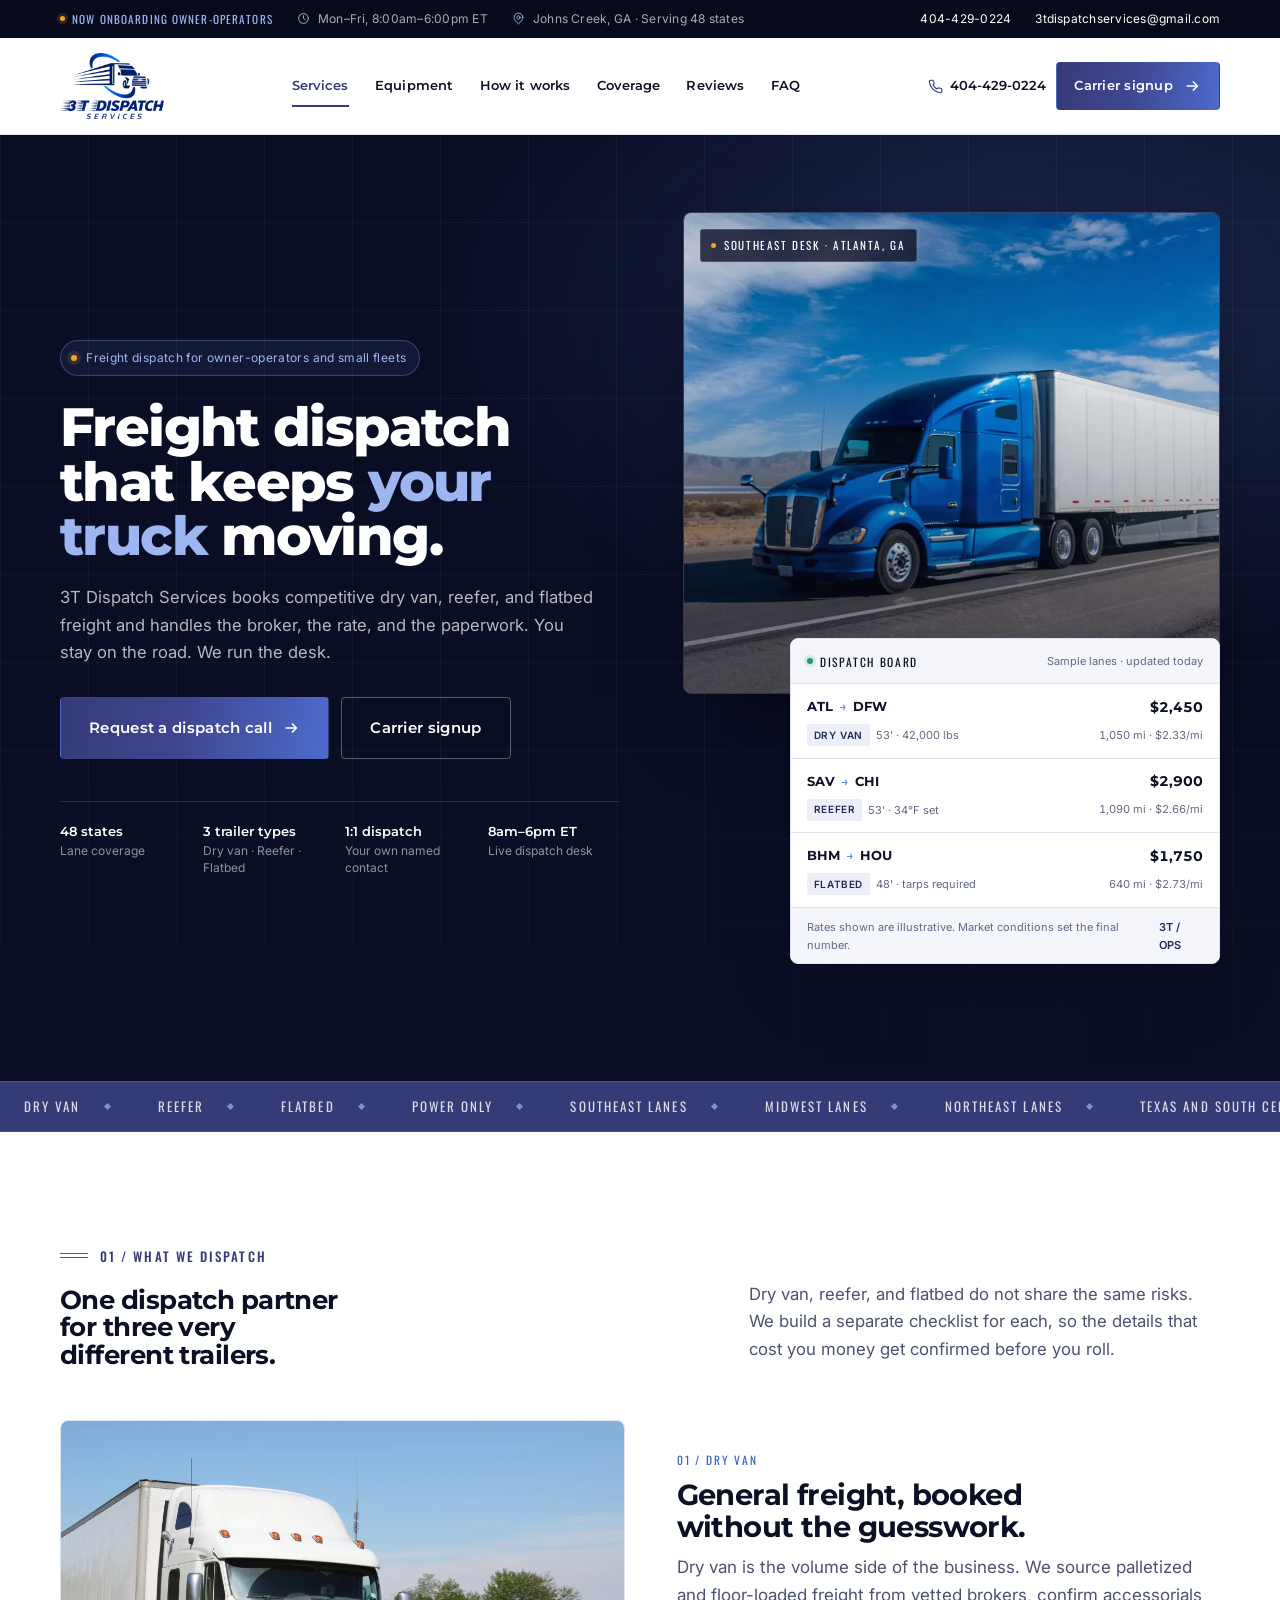
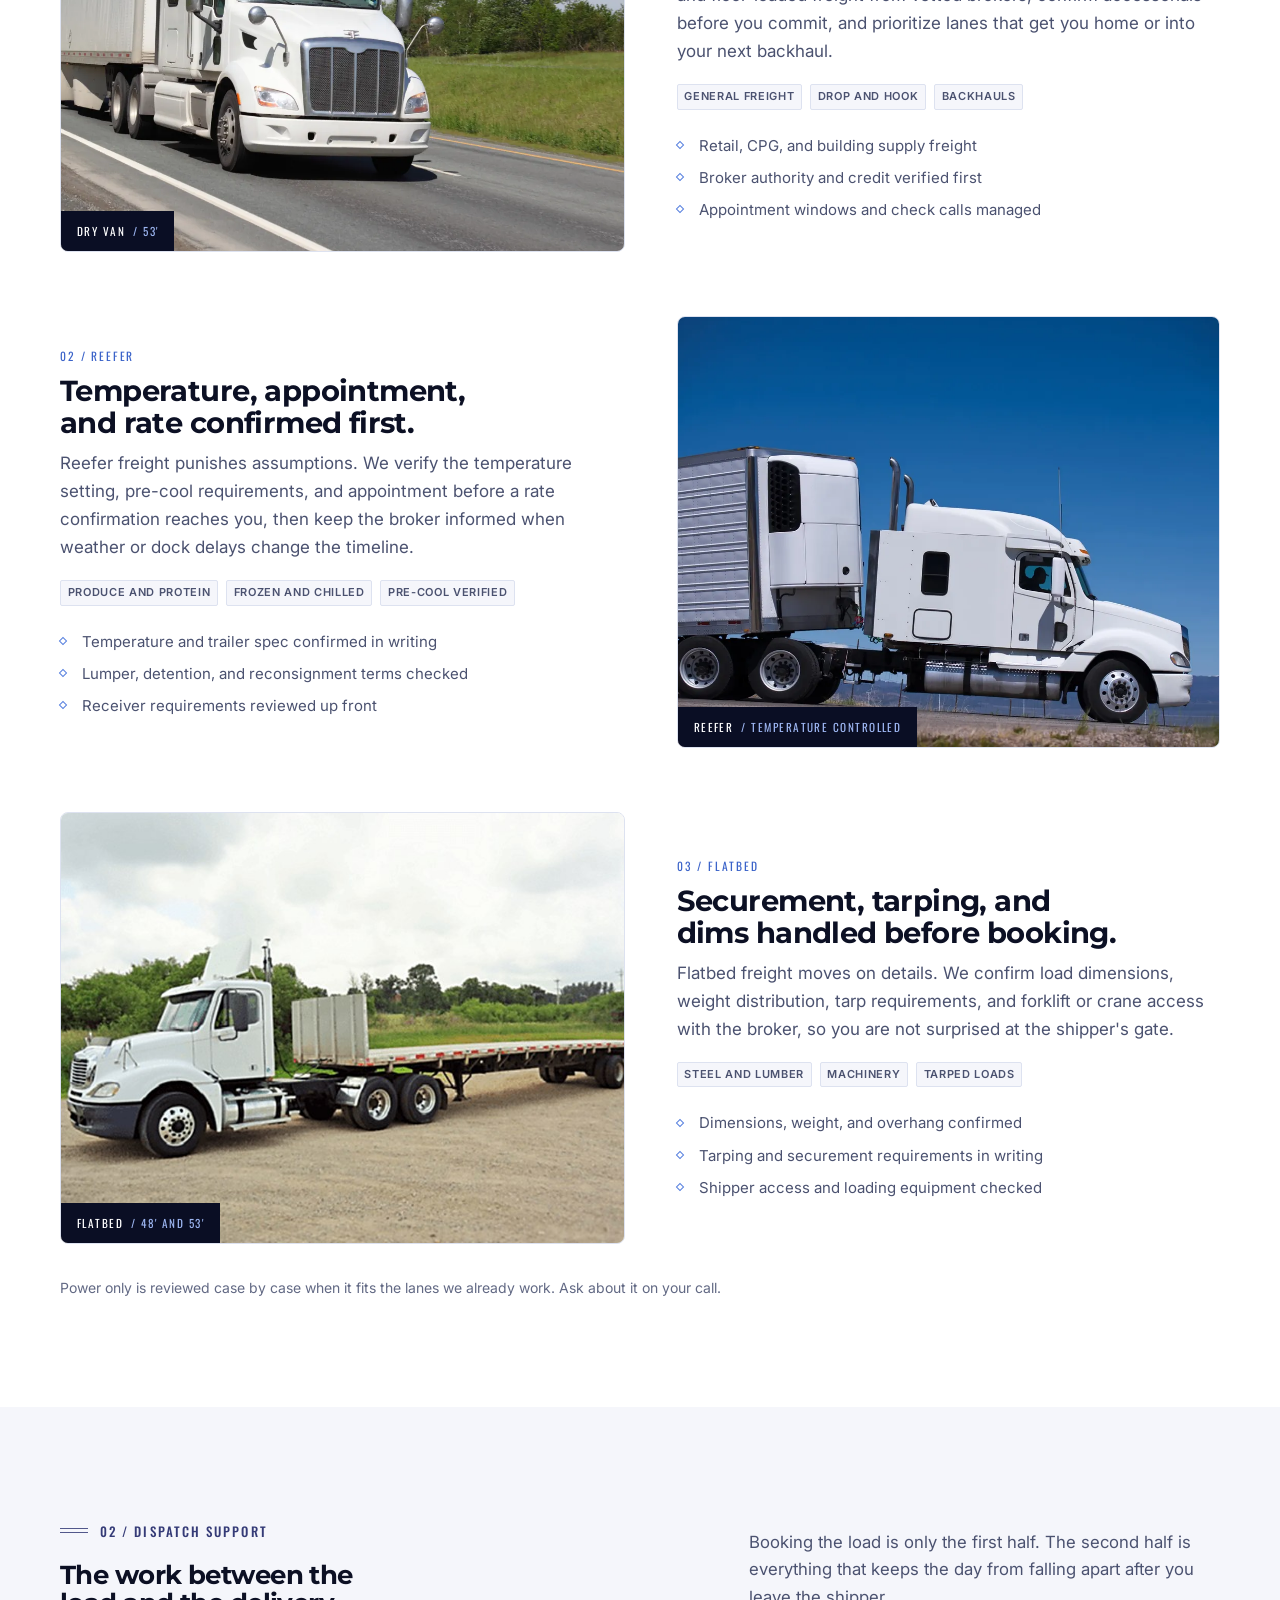
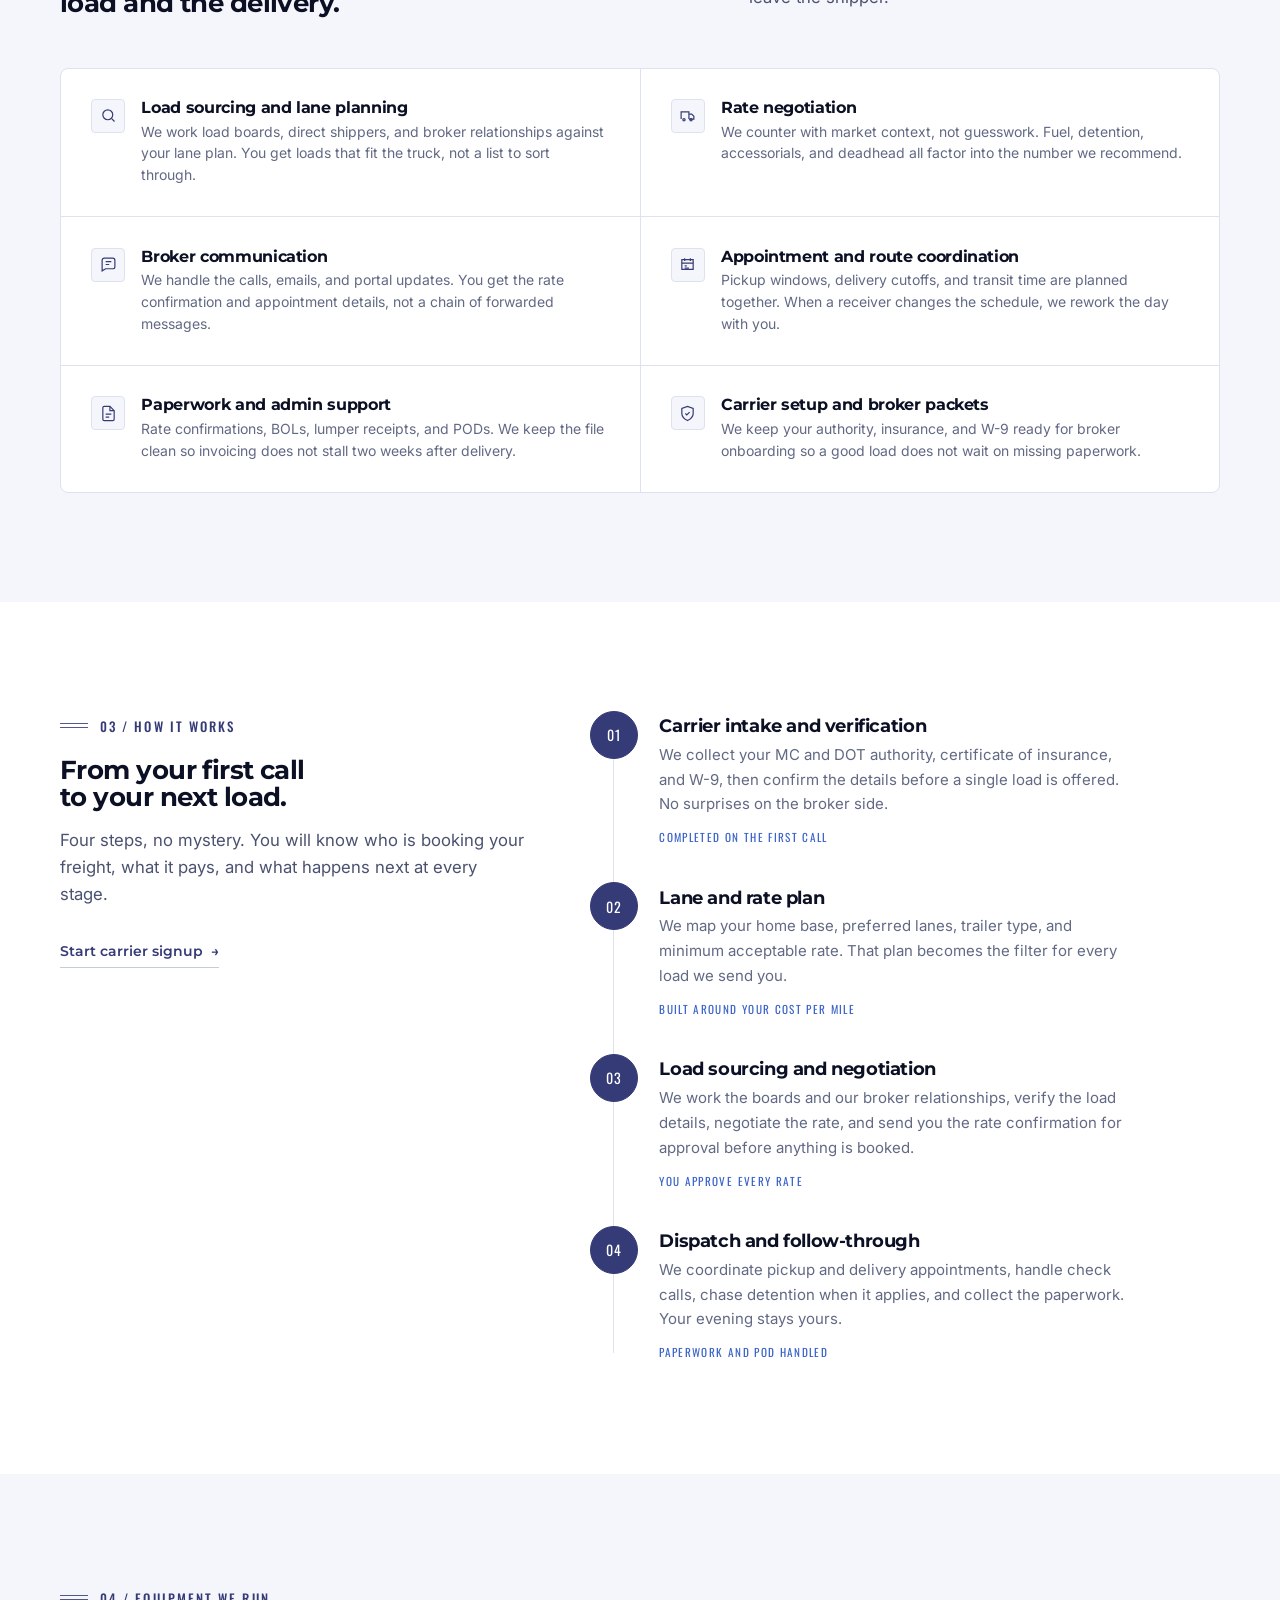
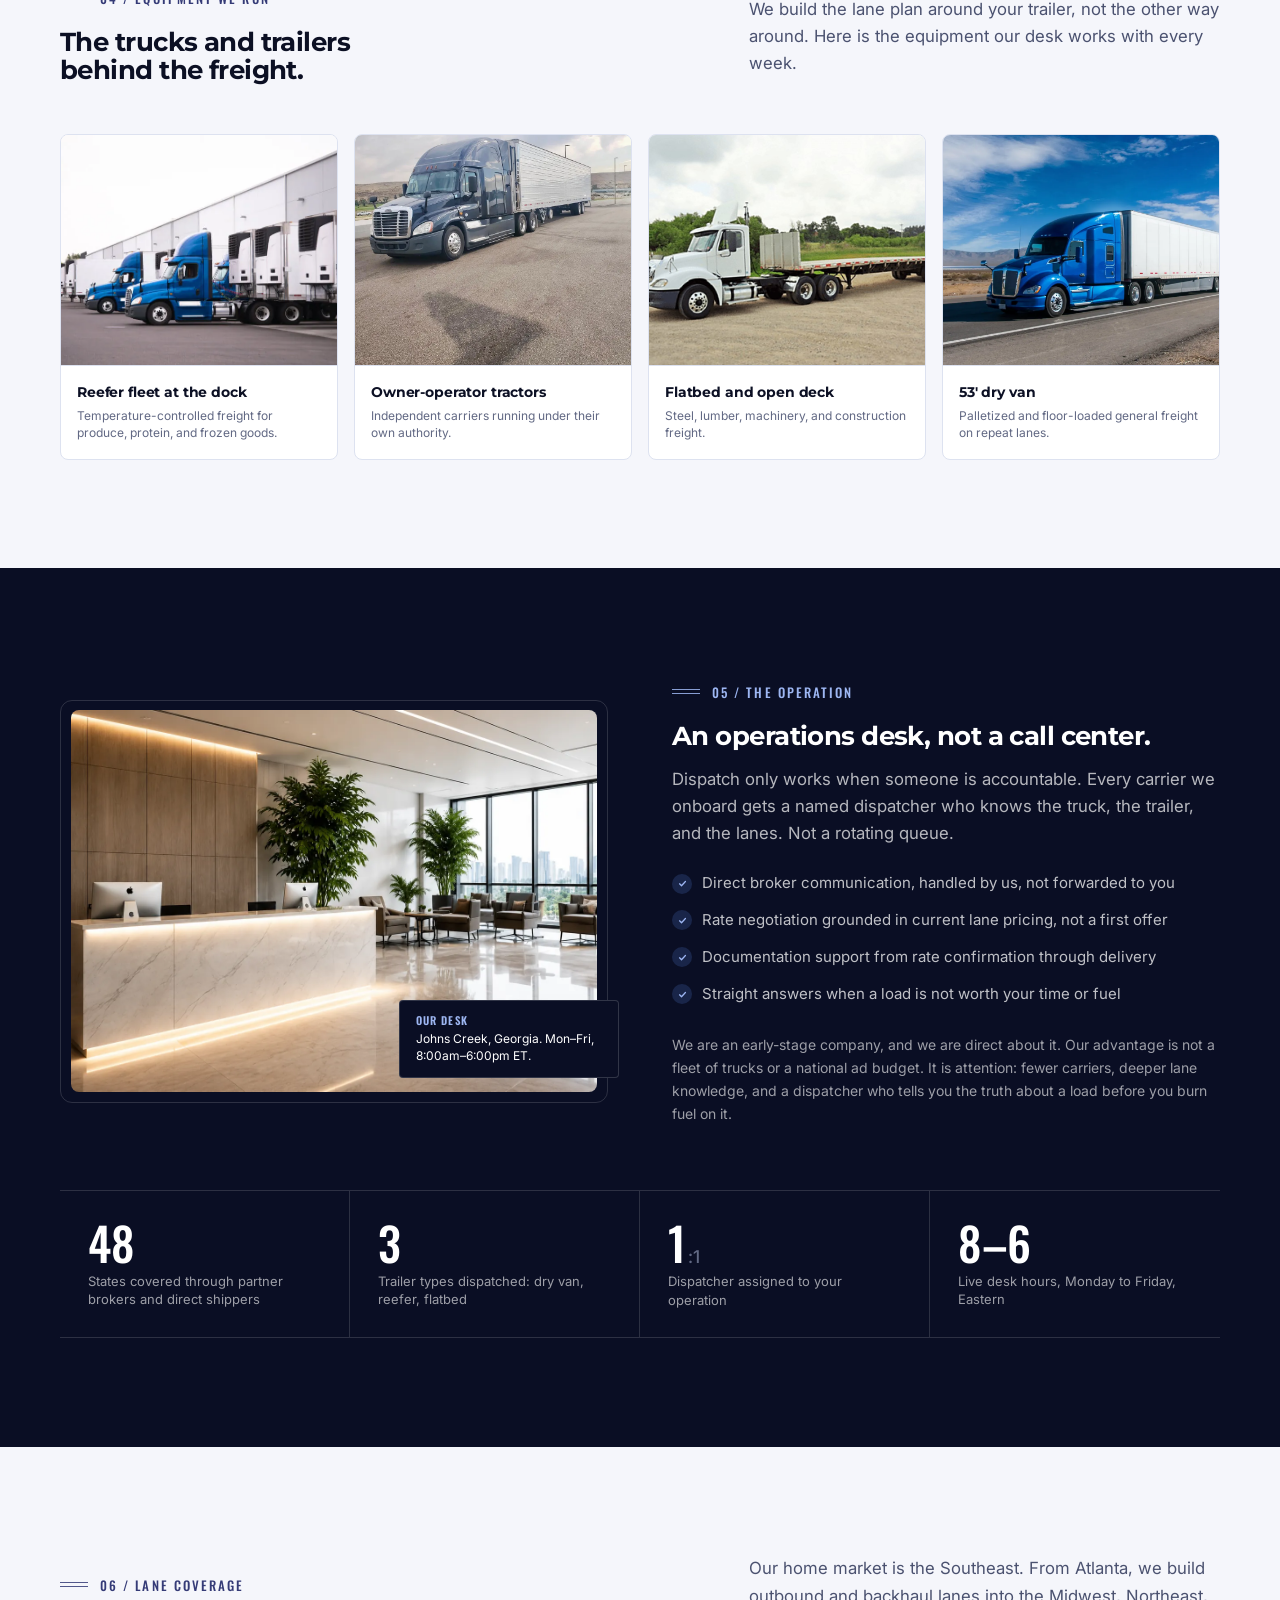
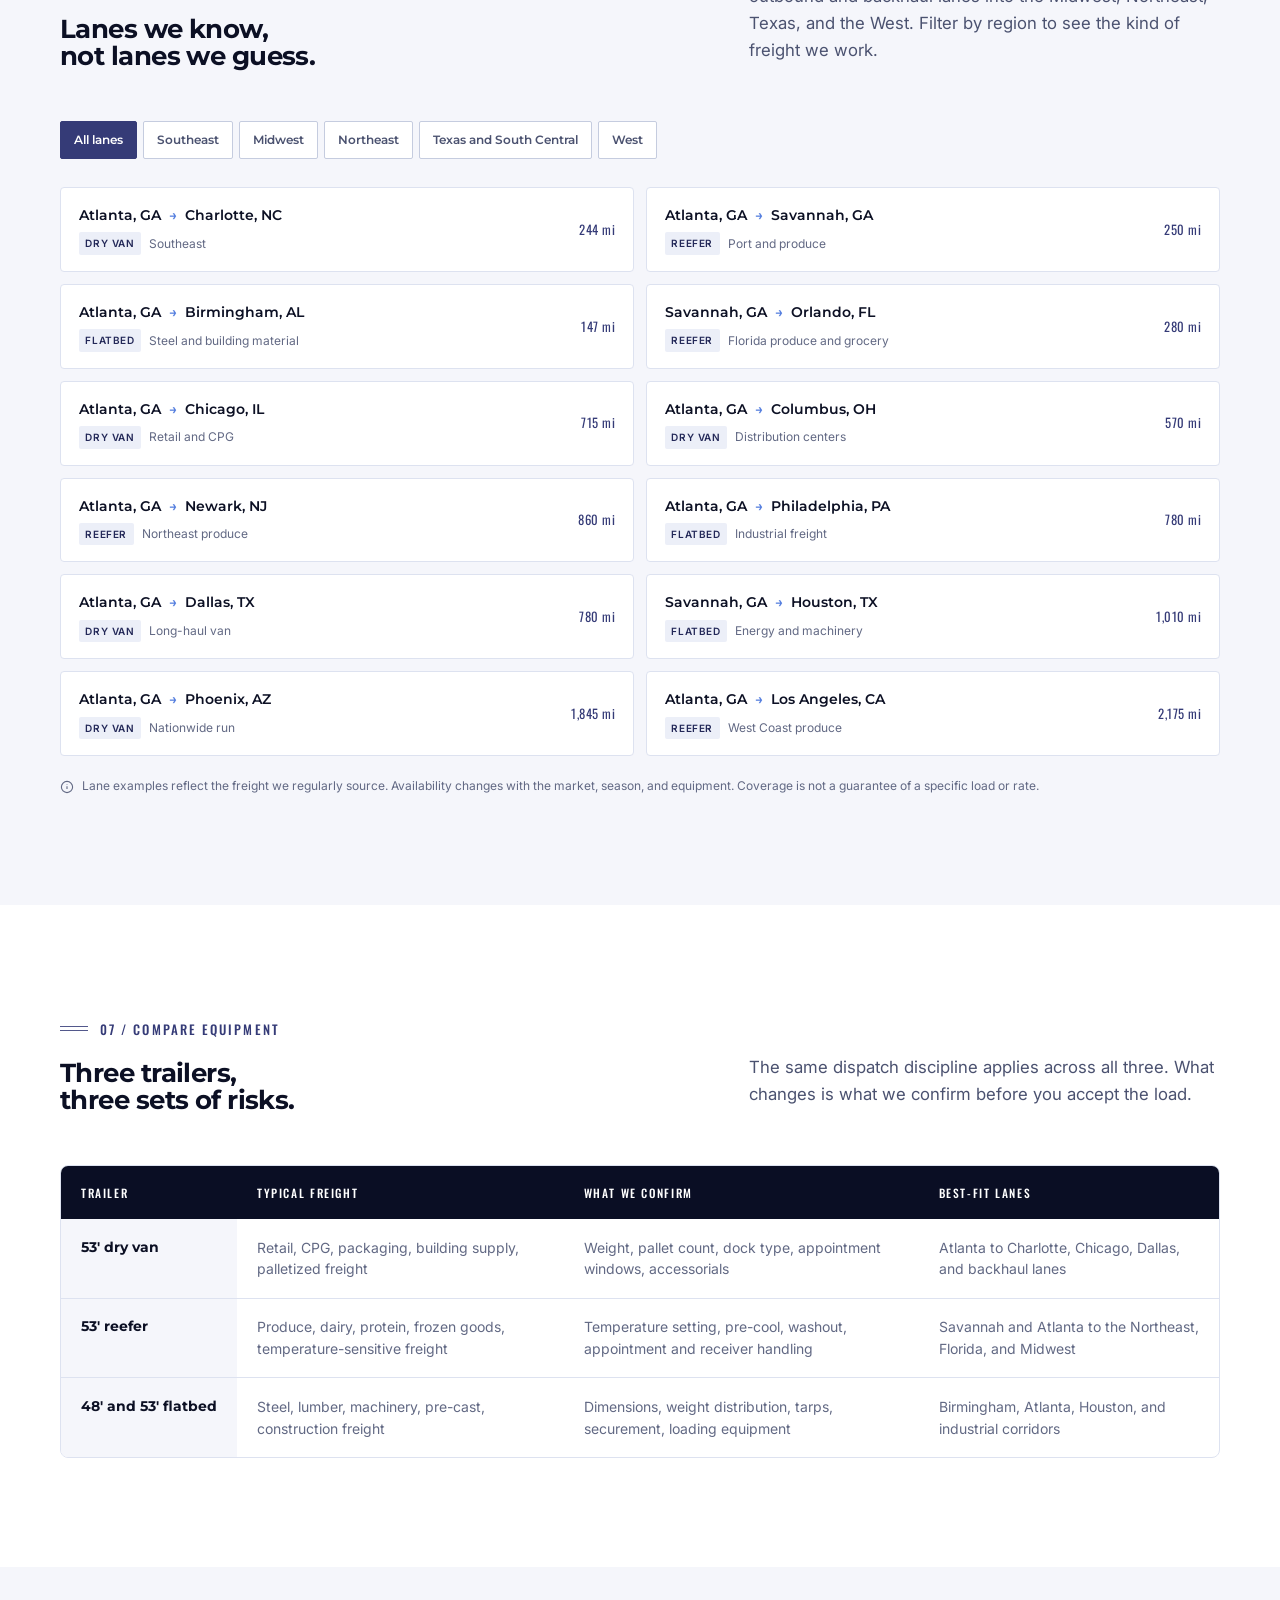
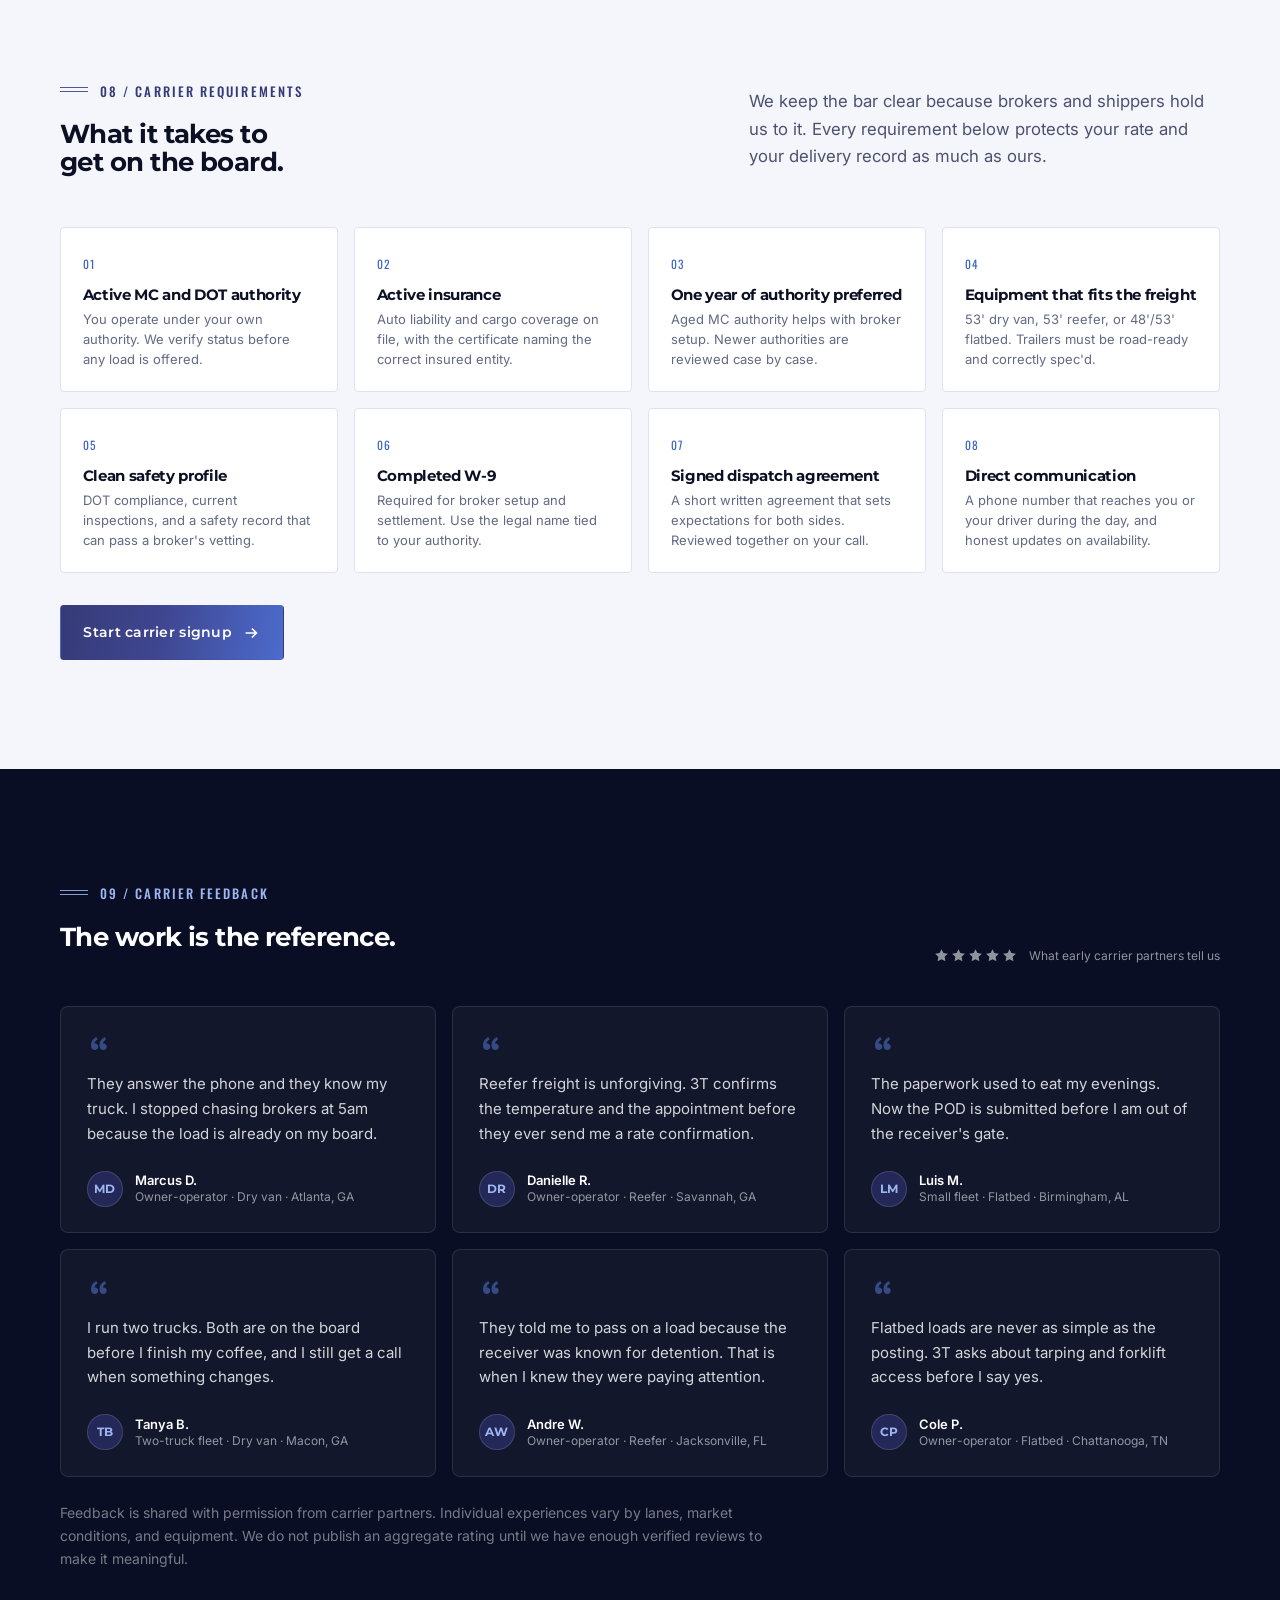
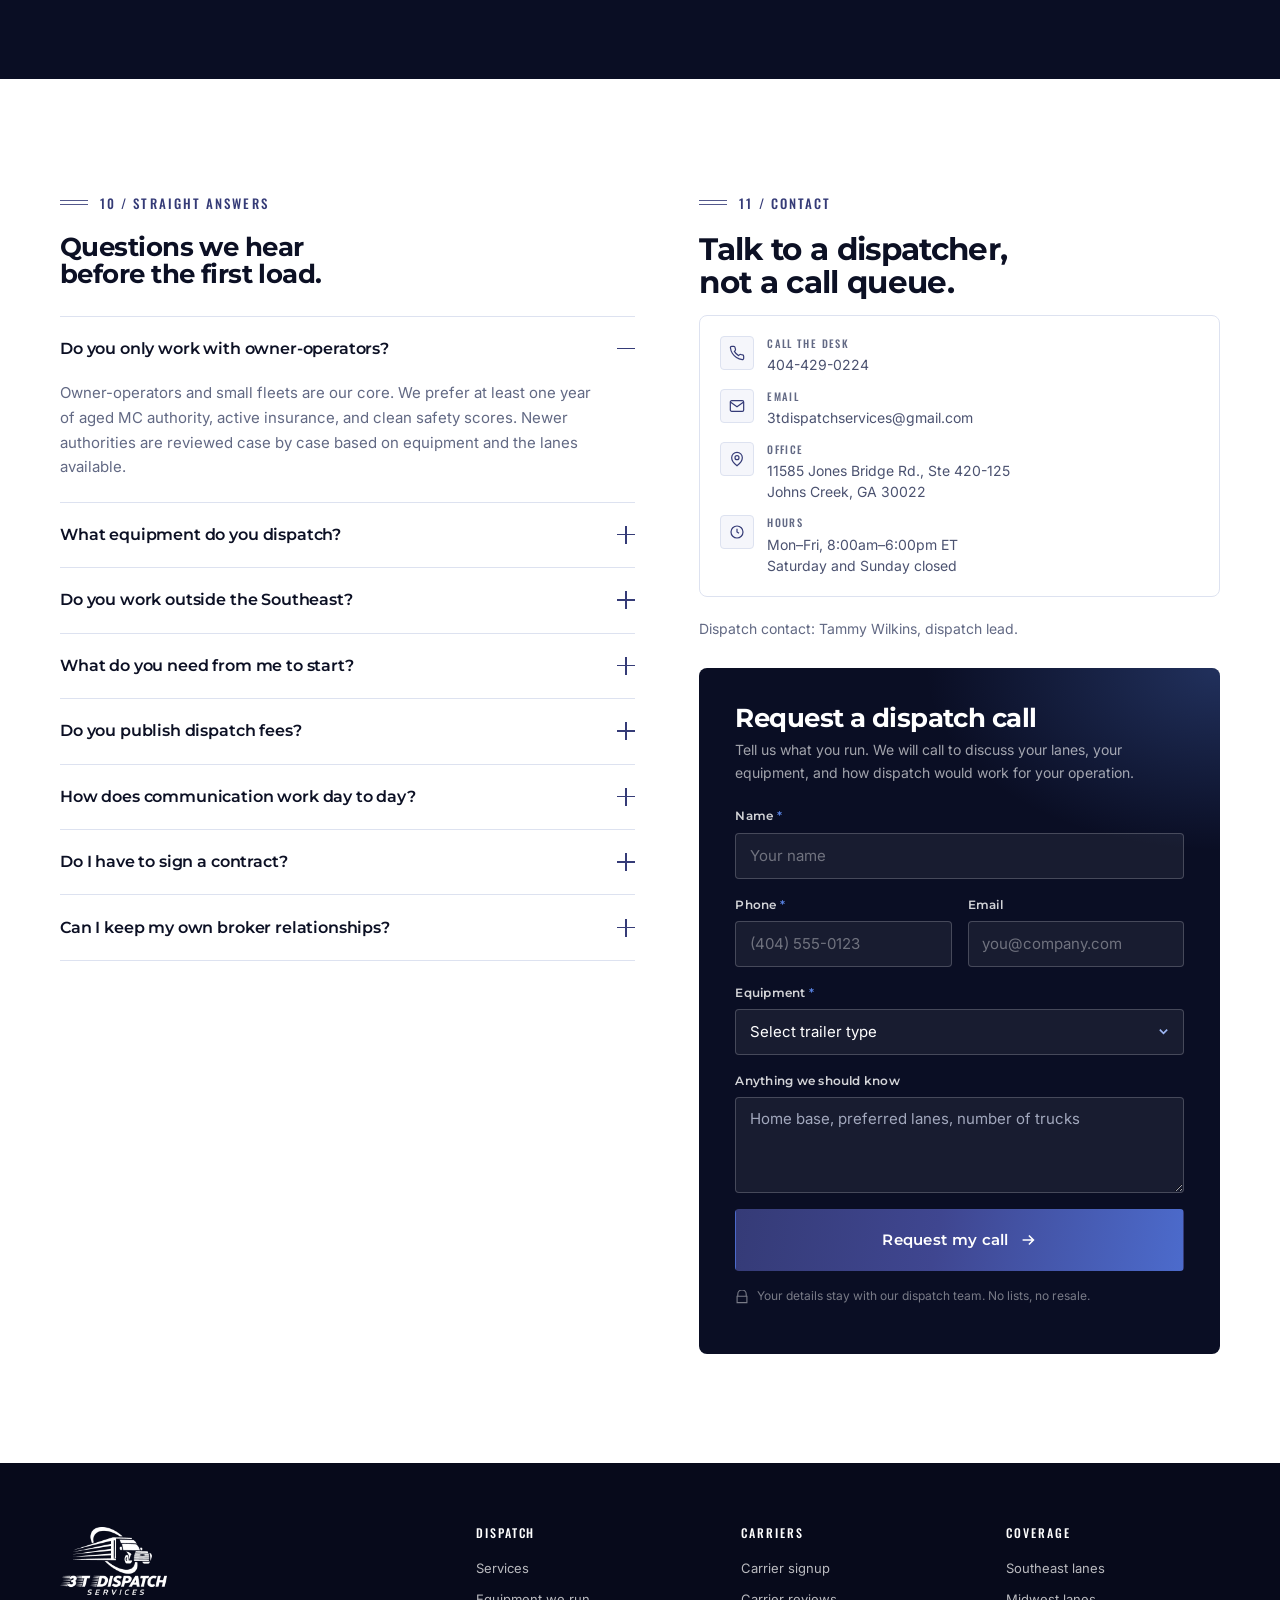
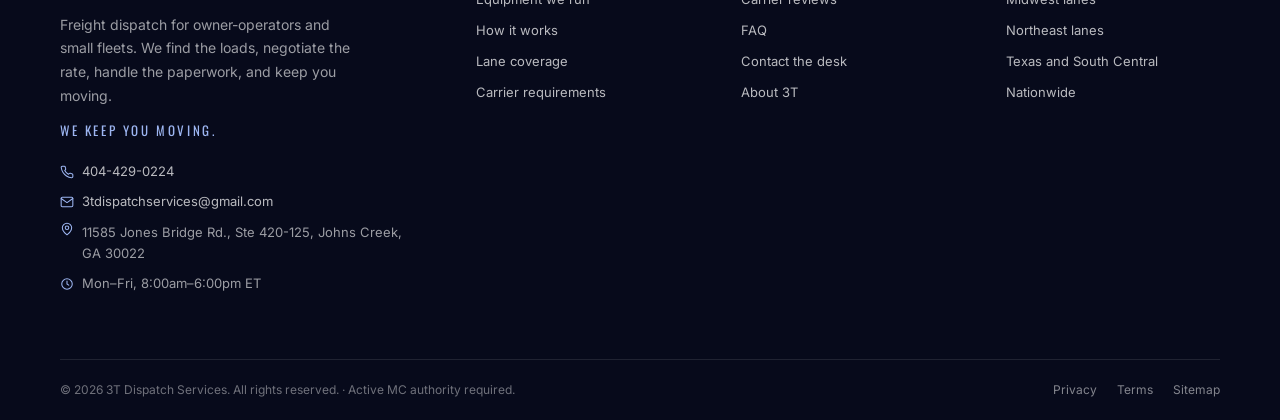
<file: index.html>
<!DOCTYPE html>
<html lang="en">
<head>
  <meta charset="utf-8">
  <meta name="viewport" content="width=device-width, initial-scale=1">
  <title>Freight Dispatch Services for Owner-Operators | 3T Dispatch Services</title>
  <meta name="description" content="3T Dispatch Services is a freight dispatch company for owner-operators and small fleets. Dry van, reefer, and flatbed dispatch with load sourcing, rate negotiation, broker communication, and paperwork handled. Johns Creek, Georgia. Serving 48 states.">
  <link rel="canonical" href="https://www.3tdispatchservices.com/index.html">
  <meta name="robots" content="index, follow, max-image-preview:large">
  <meta name="theme-color" content="#0a0e24">
  <meta property="og:type" content="website">
  <meta property="og:site_name" content="3T Dispatch Services">
  <meta property="og:title" content="Freight dispatch that keeps your truck moving | 3T Dispatch Services">
  <meta property="og:description" content="3T Dispatch Services is a freight dispatch company for owner-operators and small fleets. Dry van, reefer, and flatbed dispatch with load sourcing, rate negotiation, broker communication, and paperwork handled. Johns Creek, Georgia. Serving 48 states.">
  <meta property="og:url" content="https://www.3tdispatchservices.com/index.html">
  <meta property="og:image" content="https://www.3tdispatchservices.com/assets/img/hero-dryvan.jpg">
  <meta name="twitter:card" content="summary_large_image">
  <meta name="twitter:title" content="Freight dispatch that keeps your truck moving | 3T Dispatch Services">
  <meta name="twitter:description" content="3T Dispatch Services is a freight dispatch company for owner-operators and small fleets. Dry van, reefer, and flatbed dispatch with load sourcing, rate negotiation, broker communication, and paperwork handled. Johns Creek, Georgia. Serving 48 states.">
  <meta name="twitter:image" content="https://www.3tdispatchservices.com/assets/img/hero-dryvan.jpg">
  <link rel="icon" href="favicon.png" type="image/png">
  <link rel="apple-touch-icon" href="apple-touch-icon.png">
  <link rel="preconnect" href="https://fonts.googleapis.com">
  <link rel="preconnect" href="https://fonts.gstatic.com" crossorigin>
  <link href="https://fonts.googleapis.com/css2?family=Inter:wght@400;500;600&family=Montserrat:wght@600;700;800&family=Oswald:wght@400;500;600&display=swap" rel="stylesheet">
  <link rel="stylesheet" href="assets/css/styles.css">
  <script>document.documentElement.className += " js";</script>
  <script type="application/ld+json">{"@context":"https://schema.org","@graph":[{"@type":["LocalBusiness","ProfessionalService"],"@id":"https://www.3tdispatchservices.com/#business","name":"3T Dispatch Services","slogan":"We keep you moving.","description":"Freight dispatch services for owner-operators and small trucking companies. Dry van, reefer, and flatbed dispatch with rate negotiation, broker communication, and paperwork support.","url":"https://www.3tdispatchservices.com/","telephone":"+1-404-429-0224","email":"3tdispatchservices@gmail.com","image":"https://www.3tdispatchservices.com/assets/img/hero-dryvan.jpg","logo":"https://www.3tdispatchservices.com/assets/img/logo.png","priceRange":"Contact for dispatch rates","address":{"@type":"PostalAddress","streetAddress":"11585 Jones Bridge Rd., Ste 420-125","addressLocality":"Johns Creek","addressRegion":"GA","postalCode":"30022","addressCountry":"US"},"areaServed":[{"@type":"State","name":"Georgia"},{"@type":"State","name":"Alabama"},{"@type":"State","name":"Tennessee"},{"@type":"State","name":"North Carolina"},{"@type":"State","name":"South Carolina"},{"@type":"State","name":"Florida"},{"@type":"Country","name":"United States"}],"openingHoursSpecification":{"@type":"OpeningHoursSpecification","dayOfWeek":["Monday","Tuesday","Wednesday","Thursday","Friday"],"opens":"08:00","closes":"18:00"},"contactPoint":{"@type":"ContactPoint","contactType":"dispatch","name":"Tammy Wilkins","telephone":"+1-404-429-0224","email":"3tdispatchservices@gmail.com","areaServed":"US","availableLanguage":"English"},"knowsAbout":["Freight dispatching","Dry van dispatch","Reefer dispatch","Flatbed dispatch","Load booking","Rate negotiation","Carrier onboarding"]},{"@type":"WebSite","@id":"https://www.3tdispatchservices.com/#website","url":"https://www.3tdispatchservices.com/","name":"3T Dispatch Services","publisher":{"@id":"https://www.3tdispatchservices.com/#business"}},{"@type":"FAQPage","mainEntity":[{"@type":"Question","name":"What equipment does 3T Dispatch Services dispatch?","acceptedAnswer":{"@type":"Answer","text":"We dispatch dry van, reefer, and flatbed freight for owner-operators and small fleets. Power only can be discussed when it fits the lanes we cover."}},{"@type":"Question","name":"Do I need one year of MC authority to get dispatched?","acceptedAnswer":{"@type":"Answer","text":"We work with active carriers and prefer at least one year of aged MC authority. Newer authorities are reviewed case by case, based on equipment, insurance, and the lanes available."}},{"@type":"Question","name":"Where does 3T Dispatch Services operate?","acceptedAnswer":{"@type":"Answer","text":"Our desk is in Johns Creek, Georgia. We focus on the Southeast and book freight across the Midwest, Northeast, Texas, and nationwide when the rate and lane make sense."}},{"@type":"Question","name":"What documents are needed to start with a dispatcher?","acceptedAnswer":{"@type":"Answer","text":"MC and DOT authority, a certificate of insurance, a completed W-9, and a signed dispatch agreement. You can upload them through the carrier signup page."}},{"@type":"Question","name":"Do you publish dispatch fees?","acceptedAnswer":{"@type":"Answer","text":"Dispatch terms are reviewed on your call and depend on your equipment, truck count, and the lanes you run. We walk through the agreement together before you sign anything."}},{"@type":"Question","name":"How do I reach my dispatcher?","acceptedAnswer":{"@type":"Answer","text":"You get a direct contact at the desk, not a shared inbox. Dispatch hours are Monday through Friday, 8:00am to 6:00pm ET, by phone, text, or email."}}]}]}</script>
</head>
<body data-page="home">
  <a class="skip-link" href="#main">Skip to content</a>
  <div class="topbar">
    <div class="container">
      <div class="topbar__meta">
        <span class="topbar__tag">Now onboarding owner-operators</span>
        <span class="topbar__item"><svg viewBox="0 0 24 24" fill="none" stroke="currentColor" stroke-width="1.8" stroke-linecap="round" stroke-linejoin="round" aria-hidden="true"><circle cx="12" cy="12" r="9"/><path d="M12 7v5l3 2"/></svg>Mon–Fri, 8:00am–6:00pm ET</span>
        <span class="topbar__item"><svg viewBox="0 0 24 24" fill="none" stroke="currentColor" stroke-width="1.8" stroke-linecap="round" stroke-linejoin="round" aria-hidden="true"><path d="M20 10c0 6-8 12-8 12s-8-6-8-12a8 8 0 0 1 16 0Z"/><circle cx="12" cy="10" r="3"/></svg>Johns Creek, GA · Serving 48 states</span>
      </div>
      <div class="topbar__meta">
        <a class="topbar__item" href="tel:+14044290224">404-429-0224</a>
        <a class="topbar__item" href="mailto:3tdispatchservices@gmail.com">3tdispatchservices@gmail.com</a>
      </div>
    </div>
  </div>
  <header class="site-header">
    <div class="container site-header__inner">
      <a class="brand" href="index.html" aria-label="3T Dispatch Services home">
        <img src="assets/img/logo.png" alt="3T Dispatch Services" width="340" height="216">
      </a>
      <nav class="nav" aria-label="Primary">
        <ul class="nav__list">
          <li class="nav__item"><a class="nav__link" href="index.html#services" data-spy="services">Services</a></li>
          <li class="nav__item"><a class="nav__link" href="index.html#equipment" data-spy="equipment">Equipment</a></li>
          <li class="nav__item"><a class="nav__link" href="index.html#how-it-works" data-spy="how-it-works">How it works</a></li>
          <li class="nav__item"><a class="nav__link" href="index.html#coverage" data-spy="coverage">Coverage</a></li>
          <li class="nav__item"><a class="nav__link" href="index.html#reviews" data-spy="reviews">Reviews</a></li>
          <li class="nav__item"><a class="nav__link" href="index.html#faq" data-spy="faq">FAQ</a></li>
        </ul>
      </nav>
      <div class="header-actions">
        <a class="header-phone" href="tel:+14044290224"><svg viewBox="0 0 24 24" fill="none" stroke="currentColor" stroke-width="1.8" stroke-linecap="round" stroke-linejoin="round" aria-hidden="true"><path d="M22 16.9v3a2 2 0 0 1-2.2 2 19.8 19.8 0 0 1-8.6-3.1 19.5 19.5 0 0 1-6-6A19.8 19.8 0 0 1 2.1 4.2 2 2 0 0 1 4.1 2h3a2 2 0 0 1 2 1.7c.1.9.3 1.8.6 2.6a2 2 0 0 1-.5 2.1L8.1 9.6a16 16 0 0 0 6.3 6.3l1.2-1.1a2 2 0 0 1 2.1-.5c.8.3 1.7.5 2.6.6a2 2 0 0 1 1.7 2Z"/></svg>404-429-0224</a>
        <a class="btn" href="carriers.html">Carrier signup
          <svg class="icon" viewBox="0 0 20 20" fill="none" stroke="currentColor" stroke-width="1.8" aria-hidden="true"><path d="M4 10h11M11 5l5 5-5 5"/></svg>
        </a>
        <button class="nav-toggle" type="button" aria-expanded="false" aria-controls="mobile-nav" aria-label="Open menu"><span></span></button>
      </div>
    </div>
  </header>
  <div class="mobile-nav" id="mobile-nav" aria-label="Mobile navigation">
    <div class="mobile-nav__head">
      <img src="assets/img/logo-white.png" alt="3T Dispatch Services" width="340" height="216">
      <button class="mobile-nav__close" type="button" aria-label="Close menu">✕</button>
    </div>
    <ul>
      <li><a href="index.html#services">Services<span>01</span></a></li>
      <li><a href="index.html#equipment">Equipment<span>02</span></a></li>
      <li><a href="index.html#how-it-works">How it works<span>03</span></a></li>
      <li><a href="index.html#coverage">Coverage<span>04</span></a></li>
      <li><a href="index.html#reviews">Reviews<span>05</span></a></li>
      <li><a href="index.html#faq">FAQ<span>06</span></a></li>
    </ul>
    <div class="mobile-nav__actions">
      <a class="btn btn--light" href="carriers.html">Carrier signup</a>
      <a class="btn btn--outline-light" href="tel:+14044290224">Call 404-429-0224</a>
    </div>
    <div class="mobile-nav__contact">
      <a href="mailto:3tdispatchservices@gmail.com">3tdispatchservices@gmail.com</a>
      <span>Mon–Fri, 8:00am–6:00pm ET</span>
    </div>
  </div>
  <div class="mobile-bar">
    <a class="btn btn--ghost" href="tel:+14044290224"><svg viewBox="0 0 24 24" fill="none" stroke="currentColor" stroke-width="1.8" stroke-linecap="round" stroke-linejoin="round" aria-hidden="true"><path d="M22 16.9v3a2 2 0 0 1-2.2 2 19.8 19.8 0 0 1-8.6-3.1 19.5 19.5 0 0 1-6-6A19.8 19.8 0 0 1 2.1 4.2 2 2 0 0 1 4.1 2h3a2 2 0 0 1 2 1.7c.1.9.3 1.8.6 2.6a2 2 0 0 1-.5 2.1L8.1 9.6a16 16 0 0 0 6.3 6.3l1.2-1.1a2 2 0 0 1 2.1-.5c.8.3 1.7.5 2.6.6a2 2 0 0 1 1.7 2Z"/></svg>Call dispatch</a>
    <a class="btn" href="carriers.html">Carrier signup</a>
  </div>
  <main id="main">
<section class="hero" aria-labelledby="hero-title">
  <div class="container hero__grid">
    <div class="hero__copy">
      <p class="hero-badge"><span class="dot"></span>Freight dispatch for owner-operators and small fleets</p>
      <h1 id="hero-title">Freight dispatch that keeps <span class="accent">your truck</span> moving.</h1>
      <p class="hero__lead">3T Dispatch Services books competitive dry van, reefer, and flatbed freight and handles the broker, the rate, and the paperwork. You stay on the road. We run the desk.</p>
      <div class="hero__actions">
        <a class="btn btn--lg" href="#contact">Request a dispatch call
          <svg class="icon" viewBox="0 0 20 20" fill="none" stroke="currentColor" stroke-width="1.8" aria-hidden="true"><path d="M4 10h11M11 5l5 5-5 5"/></svg>
        </a>
        <a class="btn btn--lg btn--outline-light" href="carriers.html">Carrier signup</a>
      </div>
      <div class="hero__proof">
        <div><strong>48 states</strong>Lane coverage</div>
        <div><strong>3 trailer types</strong>Dry van · Reefer · Flatbed</div>
        <div><strong>1:1 dispatch</strong>Your own named contact</div>
        <div><strong>8am–6pm ET</strong>Live dispatch desk</div>
      </div>
    </div>

    <div class="hero__media">
      <div class="hero__frame">
        <span class="hero__frame-tag">Southeast desk · Atlanta, GA</span>
        <picture>
          <source srcset="assets/img/hero-dryvan.webp" type="image/webp">
          <img src="assets/img/hero-dryvan.jpg" alt="Blue Kenworth tractor pulling a white dry van trailer on an open highway" width="1254" height="836" fetchpriority="high">
        </picture>
      </div>
      <aside class="board" aria-label="Sample dispatch board">
        <div class="board__head">
          <span class="board__title"><span class="dot"></span>Dispatch board</span>
          <span class="board__meta">Sample lanes · updated today</span>
        </div>
        <div class="board__rows">
          <div class="board__row">
            <span class="board__lane">ATL <span class="arrow">→</span> DFW</span>
            <span class="board__rate"><b>$2,450</b><span>1,050 mi · $2.33/mi</span></span>
            <span class="board__sub"><span class="chip">Dry van</span>53' · 42,000 lbs</span>
          </div>
          <div class="board__row">
            <span class="board__lane">SAV <span class="arrow">→</span> CHI</span>
            <span class="board__rate"><b>$2,900</b><span>1,090 mi · $2.66/mi</span></span>
            <span class="board__sub"><span class="chip">Reefer</span>53' · 34°F set</span>
          </div>
          <div class="board__row">
            <span class="board__lane">BHM <span class="arrow">→</span> HOU</span>
            <span class="board__rate"><b>$1,750</b><span>640 mi · $2.73/mi</span></span>
            <span class="board__sub"><span class="chip">Flatbed</span>48' · tarps required</span>
          </div>
        </div>
        <div class="board__foot">
          <span>Rates shown are illustrative. Market conditions set the final number.</span>
          <strong>3T / OPS</strong>
        </div>
      </aside>
    </div>
  </div>
</section>

<div class="ticker" aria-hidden="true">
  <div class="ticker__track">
    <div class="ticker__group">
      <span class="ticker__item">Dry van</span>
      <span class="ticker__item">Reefer</span>
      <span class="ticker__item">Flatbed</span>
      <span class="ticker__item">Power only</span>
      <span class="ticker__item">Southeast lanes</span>
      <span class="ticker__item">Midwest lanes</span>
      <span class="ticker__item">Northeast lanes</span>
      <span class="ticker__item">Texas and South Central</span>
      <span class="ticker__item">Rate negotiation</span>
      <span class="ticker__item">Broker communication</span>
      <span class="ticker__item">Paperwork handled</span>
      <span class="ticker__item">48 states</span>
    </div>
    <div class="ticker__group">
      <span class="ticker__item">Dry van</span>
      <span class="ticker__item">Reefer</span>
      <span class="ticker__item">Flatbed</span>
      <span class="ticker__item">Power only</span>
      <span class="ticker__item">Southeast lanes</span>
      <span class="ticker__item">Midwest lanes</span>
      <span class="ticker__item">Northeast lanes</span>
      <span class="ticker__item">Texas and South Central</span>
      <span class="ticker__item">Rate negotiation</span>
      <span class="ticker__item">Broker communication</span>
      <span class="ticker__item">Paperwork handled</span>
      <span class="ticker__item">48 states</span>
    </div>
  </div>
</div>

<section class="section" id="services" aria-labelledby="services-title">
  <div class="container">
    <div class="section-head">
      <div class="reveal">
        <p class="eyebrow">01 / What we dispatch</p>
        <h2 id="services-title">One dispatch partner for three very different trailers.</h2>
      </div>
      <p class="lead reveal reveal-delay-1">Dry van, reefer, and flatbed do not share the same risks. We build a separate checklist for each, so the details that cost you money get confirmed before you roll.</p>
    </div>

    <div class="service-list">
      <article class="service-row reveal" id="dry-van">
        <div class="service-row__media">
          <picture>
            <source srcset="assets/img/white-truck.webp" type="image/webp">
            <img src="assets/img/white-truck.jpg" alt="White Peterbilt tractor with a 53-foot dry van trailer on a two-lane highway" width="1080" height="1080" loading="lazy">
          </picture>
          <span class="service-row__tag">Dry van <span>/ 53'</span></span>
        </div>
        <div class="service-row__body">
          <span class="service-row__num">01 / DRY VAN</span>
          <h3>General freight, booked without the guesswork.</h3>
          <p>Dry van is the volume side of the business. We source palletized and floor-loaded freight from vetted brokers, confirm accessorials before you commit, and prioritize lanes that get you home or into your next backhaul.</p>
          <div class="equip-meta">
            <span class="chip">General freight</span>
            <span class="chip">Drop and hook</span>
            <span class="chip">Backhauls</span>
          </div>
          <ul class="service-row__list">
            <li>Retail, CPG, and building supply freight</li>
            <li>Broker authority and credit verified first</li>
            <li>Appointment windows and check calls managed</li>
          </ul>
        </div>
      </article>

      <article class="service-row service-row--flip reveal" id="reefer">
        <div class="service-row__media">
          <picture>
            <source srcset="assets/img/reefer-highway.webp" type="image/webp">
            <img src="assets/img/reefer-highway.jpg" alt="White refrigerated tractor trailer with the reefer unit running on an open highway" width="1254" height="837" loading="lazy">
          </picture>
          <span class="service-row__tag">Reefer <span>/ temperature controlled</span></span>
        </div>
        <div class="service-row__body">
          <span class="service-row__num">02 / REEFER</span>
          <h3>Temperature, appointment, and rate confirmed first.</h3>
          <p>Reefer freight punishes assumptions. We verify the temperature setting, pre-cool requirements, and appointment before a rate confirmation reaches you, then keep the broker informed when weather or dock delays change the timeline.</p>
          <div class="equip-meta">
            <span class="chip">Produce and protein</span>
            <span class="chip">Frozen and chilled</span>
            <span class="chip">Pre-cool verified</span>
          </div>
          <ul class="service-row__list">
            <li>Temperature and trailer spec confirmed in writing</li>
            <li>Lumper, detention, and reconsignment terms checked</li>
            <li>Receiver requirements reviewed up front</li>
          </ul>
        </div>
      </article>

      <article class="service-row reveal" id="flatbed">
        <div class="service-row__media">
          <picture>
            <img src="assets/img/flatbed.jpg" alt="White day cab tractor with an empty flatbed trailer on a gravel lot" width="1000" height="563" loading="lazy">
          </picture>
          <span class="service-row__tag">Flatbed <span>/ 48' and 53'</span></span>
        </div>
        <div class="service-row__body">
          <span class="service-row__num">03 / FLATBED</span>
          <h3>Securement, tarping, and dims handled before booking.</h3>
          <p>Flatbed freight moves on details. We confirm load dimensions, weight distribution, tarp requirements, and forklift or crane access with the broker, so you are not surprised at the shipper's gate.</p>
          <div class="equip-meta">
            <span class="chip">Steel and lumber</span>
            <span class="chip">Machinery</span>
            <span class="chip">Tarped loads</span>
          </div>
          <ul class="service-row__list">
            <li>Dimensions, weight, and overhang confirmed</li>
            <li>Tarping and securement requirements in writing</li>
            <li>Shipper access and loading equipment checked</li>
          </ul>
        </div>
      </article>
    </div>
    <p class="small muted" style="margin-top:2rem">Power only is reviewed case by case when it fits the lanes we already work. Ask about it on your call.</p>
  </div>
</section>

<section class="section section--surface" aria-labelledby="support-title">
  <div class="container">
    <div class="section-head">
      <div class="reveal">
        <p class="eyebrow">02 / Dispatch support</p>
        <h2 id="support-title">The work between the load and the delivery.</h2>
      </div>
      <p class="lead reveal reveal-delay-1">Booking the load is only the first half. The second half is everything that keeps the day from falling apart after you leave the shipper.</p>
    </div>

    <div class="support-grid reveal">
      <div class="support-item">
        <span class="support-item__icon"><svg viewBox="0 0 24 24" fill="none" stroke="currentColor" stroke-width="1.7" aria-hidden="true"><circle cx="11" cy="11" r="7"/><path d="m16.5 16.5 4 4"/></svg></span>
        <div>
          <h3>Load sourcing and lane planning</h3>
          <p>We work load boards, direct shippers, and broker relationships against your lane plan. You get loads that fit the truck, not a list to sort through.</p>
        </div>
      </div>
      <div class="support-item">
        <span class="support-item__icon"><svg viewBox="0 0 24 24" fill="none" stroke="currentColor" stroke-width="1.7" aria-hidden="true"><path d="M3 17V7h11v10M14 10h4l3 3v4h-7"/><circle cx="7" cy="18" r="1.6"/><circle cx="17" cy="18" r="1.6"/></svg></span>
        <div>
          <h3>Rate negotiation</h3>
          <p>We counter with market context, not guesswork. Fuel, detention, accessorials, and deadhead all factor into the number we recommend.</p>
        </div>
      </div>
      <div class="support-item">
        <span class="support-item__icon"><svg viewBox="0 0 24 24" fill="none" stroke="currentColor" stroke-width="1.7" aria-hidden="true"><path d="M21 15a3 3 0 0 1-3 3H8l-5 3V6a3 3 0 0 1 3-3h12a3 3 0 0 1 3 3Z"/><path d="M8 8h8M8 12h5"/></svg></span>
        <div>
          <h3>Broker communication</h3>
          <p>We handle the calls, emails, and portal updates. You get the rate confirmation and appointment details, not a chain of forwarded messages.</p>
        </div>
      </div>
      <div class="support-item">
        <span class="support-item__icon"><svg viewBox="0 0 24 24" fill="none" stroke="currentColor" stroke-width="1.7" aria-hidden="true"><path d="M4 5h16v14H4z"/><path d="M8 3v4M16 3v4M4 10h16M8 14h3M8 17h6"/></svg></span>
        <div>
          <h3>Appointment and route coordination</h3>
          <p>Pickup windows, delivery cutoffs, and transit time are planned together. When a receiver changes the schedule, we rework the day with you.</p>
        </div>
      </div>
      <div class="support-item">
        <span class="support-item__icon"><svg viewBox="0 0 24 24" fill="none" stroke="currentColor" stroke-width="1.7" aria-hidden="true"><path d="M14 2H6a2 2 0 0 0-2 2v16a2 2 0 0 0 2 2h12a2 2 0 0 0 2-2V8Z"/><path d="M14 2v6h6M8 13h8M8 17h5"/></svg></span>
        <div>
          <h3>Paperwork and admin support</h3>
          <p>Rate confirmations, BOLs, lumper receipts, and PODs. We keep the file clean so invoicing does not stall two weeks after delivery.</p>
        </div>
      </div>
      <div class="support-item">
        <span class="support-item__icon"><svg viewBox="0 0 24 24" fill="none" stroke="currentColor" stroke-width="1.7" aria-hidden="true"><path d="M12 22s8-4 8-10V5l-8-3-8 3v7c0 6 8 10 8 10Z"/><path d="m9 12 2 2 4-4"/></svg></span>
        <div>
          <h3>Carrier setup and broker packets</h3>
          <p>We keep your authority, insurance, and W-9 ready for broker onboarding so a good load does not wait on missing paperwork.</p>
        </div>
      </div>
    </div>
  </div>
</section>

<section class="section" id="how-it-works" aria-labelledby="process-title">
  <div class="container process__grid">
    <div class="process__intro reveal">
      <p class="eyebrow">03 / How it works</p>
      <h2 id="process-title">From your first call to your next load.</h2>
      <p class="lead" style="margin-top:1rem">Four steps, no mystery. You will know who is booking your freight, what it pays, and what happens next at every stage.</p>
      <p style="margin-top:1.75rem"><a class="link-arrow" href="carriers.html">Start carrier signup</a></p>
    </div>
    <ol class="steps" style="list-style:none;padding:0;margin:0">
      <li class="step">
        <span class="step__num">01</span>
        <div class="step__body">
          <h3>Carrier intake and verification</h3>
          <p>We collect your MC and DOT authority, certificate of insurance, and W-9, then confirm the details before a single load is offered. No surprises on the broker side.</p>
          <span class="step__meta">Completed on the first call</span>
        </div>
      </li>
      <li class="step">
        <span class="step__num">02</span>
        <div class="step__body">
          <h3>Lane and rate plan</h3>
          <p>We map your home base, preferred lanes, trailer type, and minimum acceptable rate. That plan becomes the filter for every load we send you.</p>
          <span class="step__meta">Built around your cost per mile</span>
        </div>
      </li>
      <li class="step">
        <span class="step__num">03</span>
        <div class="step__body">
          <h3>Load sourcing and negotiation</h3>
          <p>We work the boards and our broker relationships, verify the load details, negotiate the rate, and send you the rate confirmation for approval before anything is booked.</p>
          <span class="step__meta">You approve every rate</span>
        </div>
      </li>
      <li class="step">
        <span class="step__num">04</span>
        <div class="step__body">
          <h3>Dispatch and follow-through</h3>
          <p>We coordinate pickup and delivery appointments, handle check calls, chase detention when it applies, and collect the paperwork. Your evening stays yours.</p>
          <span class="step__meta">Paperwork and POD handled</span>
        </div>
      </li>
    </ol>
  </div>
</section>

<section class="section section--surface" id="equipment" aria-labelledby="equipment-title">
  <div class="container">
    <div class="section-head">
      <div class="reveal">
        <p class="eyebrow">04 / Equipment we run</p>
        <h2 id="equipment-title">The trucks and trailers behind the freight.</h2>
      </div>
      <p class="lead reveal reveal-delay-1">We build the lane plan around your trailer, not the other way around. Here is the equipment our desk works with every week.</p>
    </div>

    <div class="equip-gallery reveal">
      <figure class="equip-card">
        <picture>
          <source srcset="assets/img/reefer-dock.webp" type="image/webp">
          <img src="assets/img/reefer-dock.jpg" alt="Row of blue reefer tractors with white refrigerated trailers at a distribution center dock" width="765" height="510" loading="lazy">
        </picture>
        <figcaption><b>Reefer fleet at the dock</b><span>Temperature-controlled freight for produce, protein, and frozen goods.</span></figcaption>
      </figure>
      <figure class="equip-card">
        <picture>
          <source srcset="assets/img/truck-portrait.webp" type="image/webp">
          <img src="assets/img/truck-portrait.jpg" alt="Dark blue Freightliner tractor with a white trailer parked at a truck stop" width="900" height="1200" loading="lazy">
        </picture>
        <figcaption><b>Owner-operator tractors</b><span>Independent carriers running under their own authority.</span></figcaption>
      </figure>
      <figure class="equip-card">
        <picture>
          <img src="assets/img/flatbed.jpg" alt="White day cab tractor with a flatbed trailer on a gravel lot" width="1000" height="563" loading="lazy">
        </picture>
        <figcaption><b>Flatbed and open deck</b><span>Steel, lumber, machinery, and construction freight.</span></figcaption>
      </figure>
      <figure class="equip-card">
        <picture>
          <source srcset="assets/img/hero-dryvan.webp" type="image/webp">
          <img src="assets/img/hero-dryvan.jpg" alt="Blue tractor with a white dry van trailer running on an open highway" width="1254" height="836" loading="lazy">
        </picture>
        <figcaption><b>53' dry van</b><span>Palletized and floor-loaded general freight on repeat lanes.</span></figcaption>
      </figure>
    </div>
  </div>
</section>

<section class="section section--dark" id="about" aria-labelledby="ops-title">
  <div class="container">
    <div class="split">
      <div class="split__media split__media--frame reveal">
        <picture>
          <source srcset="assets/img/office.webp" type="image/webp">
          <img src="assets/img/office.jpg" alt="3T Dispatch Services office reception with marble desk, wood paneling, and a city view" width="1200" height="870" loading="lazy">
        </picture>
        <div class="split__caption"><strong>Our desk</strong>Johns Creek, Georgia. Mon–Fri, 8:00am–6:00pm ET.</div>
      </div>
      <div class="reveal reveal-delay-1">
        <p class="eyebrow">05 / The operation</p>
        <h2 id="ops-title">An operations desk, not a call center.</h2>
        <p class="lead" style="margin-top:1rem">Dispatch only works when someone is accountable. Every carrier we onboard gets a named dispatcher who knows the truck, the trailer, and the lanes. Not a rotating queue.</p>
        <ul class="checklist">
          <li>Direct broker communication, handled by us, not forwarded to you</li>
          <li>Rate negotiation grounded in current lane pricing, not a first offer</li>
          <li>Documentation support from rate confirmation through delivery</li>
          <li>Straight answers when a load is not worth your time or fuel</li>
        </ul>
        <p class="small" style="color:rgba(255,255,255,.6);margin-top:1.25rem">We are an early-stage company, and we are direct about it. Our advantage is not a fleet of trucks or a national ad budget. It is attention: fewer carriers, deeper lane knowledge, and a dispatcher who tells you the truth about a load before you burn fuel on it.</p>
      </div>
    </div>

    <div class="stats" style="margin-top:clamp(2.5rem,5vw,4.5rem)">
      <div class="stat">
        <div class="stat__num"><span data-count="48">48</span></div>
        <div class="stat__label">States covered through partner brokers and direct shippers</div>
      </div>
      <div class="stat">
        <div class="stat__num"><span data-count="3">3</span></div>
        <div class="stat__label">Trailer types dispatched: dry van, reefer, flatbed</div>
      </div>
      <div class="stat">
        <div class="stat__num"><span data-count="1">1</span><small>:1</small></div>
        <div class="stat__label">Dispatcher assigned to your operation</div>
      </div>
      <div class="stat">
        <div class="stat__num">8–6</div>
        <div class="stat__label">Live desk hours, Monday to Friday, Eastern</div>
      </div>
    </div>
  </div>
</section>

<section class="section coverage" id="coverage" aria-labelledby="coverage-title">
  <div class="container">
    <div class="section-head">
      <div class="reveal">
        <p class="eyebrow">06 / Lane coverage</p>
        <h2 id="coverage-title">Lanes we know, not lanes we guess.</h2>
      </div>
      <p class="lead reveal reveal-delay-1">Our home market is the Southeast. From Atlanta, we build outbound and backhaul lanes into the Midwest, Northeast, Texas, and the West. Filter by region to see the kind of freight we work.</p>
    </div>

    <div class="filters reveal" data-lane-filters aria-label="Filter lanes by region">
      <button class="filter" type="button" data-filter="all" aria-pressed="true">All lanes</button>
      <button class="filter" type="button" data-filter="southeast" aria-pressed="false">Southeast</button>
      <button class="filter" type="button" data-filter="midwest" aria-pressed="false">Midwest</button>
      <button class="filter" type="button" data-filter="northeast" aria-pressed="false">Northeast</button>
      <button class="filter" type="button" data-filter="south-central" aria-pressed="false">Texas and South Central</button>
      <button class="filter" type="button" data-filter="west" aria-pressed="false">West</button>
    </div>

    <div class="lanes reveal">
      <article class="lane" data-region="southeast">
        <span class="lane__route">Atlanta, GA <span class="arrow">→</span> Charlotte, NC</span>
        <span class="lane__num">244 mi</span>
        <span class="lane__sub"><span class="chip">Dry van</span>Southeast</span>
      </article>
      <article class="lane" data-region="southeast">
        <span class="lane__route">Atlanta, GA <span class="arrow">→</span> Savannah, GA</span>
        <span class="lane__num">250 mi</span>
        <span class="lane__sub"><span class="chip">Reefer</span>Port and produce</span>
      </article>
      <article class="lane" data-region="southeast">
        <span class="lane__route">Atlanta, GA <span class="arrow">→</span> Birmingham, AL</span>
        <span class="lane__num">147 mi</span>
        <span class="lane__sub"><span class="chip">Flatbed</span>Steel and building material</span>
      </article>
      <article class="lane" data-region="southeast">
        <span class="lane__route">Savannah, GA <span class="arrow">→</span> Orlando, FL</span>
        <span class="lane__num">280 mi</span>
        <span class="lane__sub"><span class="chip">Reefer</span>Florida produce and grocery</span>
      </article>
      <article class="lane" data-region="midwest">
        <span class="lane__route">Atlanta, GA <span class="arrow">→</span> Chicago, IL</span>
        <span class="lane__num">715 mi</span>
        <span class="lane__sub"><span class="chip">Dry van</span>Retail and CPG</span>
      </article>
      <article class="lane" data-region="midwest">
        <span class="lane__route">Atlanta, GA <span class="arrow">→</span> Columbus, OH</span>
        <span class="lane__num">570 mi</span>
        <span class="lane__sub"><span class="chip">Dry van</span>Distribution centers</span>
      </article>
      <article class="lane" data-region="northeast">
        <span class="lane__route">Atlanta, GA <span class="arrow">→</span> Newark, NJ</span>
        <span class="lane__num">860 mi</span>
        <span class="lane__sub"><span class="chip">Reefer</span>Northeast produce</span>
      </article>
      <article class="lane" data-region="northeast">
        <span class="lane__route">Atlanta, GA <span class="arrow">→</span> Philadelphia, PA</span>
        <span class="lane__num">780 mi</span>
        <span class="lane__sub"><span class="chip">Flatbed</span>Industrial freight</span>
      </article>
      <article class="lane" data-region="south-central">
        <span class="lane__route">Atlanta, GA <span class="arrow">→</span> Dallas, TX</span>
        <span class="lane__num">780 mi</span>
        <span class="lane__sub"><span class="chip">Dry van</span>Long-haul van</span>
      </article>
      <article class="lane" data-region="south-central">
        <span class="lane__route">Savannah, GA <span class="arrow">→</span> Houston, TX</span>
        <span class="lane__num">1,010 mi</span>
        <span class="lane__sub"><span class="chip">Flatbed</span>Energy and machinery</span>
      </article>
      <article class="lane" data-region="west">
        <span class="lane__route">Atlanta, GA <span class="arrow">→</span> Phoenix, AZ</span>
        <span class="lane__num">1,845 mi</span>
        <span class="lane__sub"><span class="chip">Dry van</span>Nationwide run</span>
      </article>
      <article class="lane" data-region="west">
        <span class="lane__route">Atlanta, GA <span class="arrow">→</span> Los Angeles, CA</span>
        <span class="lane__num">2,175 mi</span>
        <span class="lane__sub"><span class="chip">Reefer</span>West Coast produce</span>
      </article>
    </div>

    <p class="coverage__note">
      <svg viewBox="0 0 20 20" fill="none" stroke="currentColor" stroke-width="1.6" aria-hidden="true"><circle cx="10" cy="10" r="8"/><path d="M10 9v4M10 6.5v.5"/></svg>
      Lane examples reflect the freight we regularly source. Availability changes with the market, season, and equipment. Coverage is not a guarantee of a specific load or rate.
    </p>
  </div>
</section>

<section class="section" id="compare" aria-labelledby="compare-title">
  <div class="container">
    <div class="section-head">
      <div class="reveal">
        <p class="eyebrow">07 / Compare equipment</p>
        <h2 id="compare-title">Three trailers, three sets of risks.</h2>
      </div>
      <p class="lead reveal reveal-delay-1">The same dispatch discipline applies across all three. What changes is what we confirm before you accept the load.</p>
    </div>

    <div class="table-wrap reveal">
      <table class="compare-table">
        <caption class="sr-only">Comparison of dry van, reefer, and flatbed dispatch</caption>
        <thead>
          <tr>
            <th scope="col">Trailer</th>
            <th scope="col">Typical freight</th>
            <th scope="col">What we confirm</th>
            <th scope="col">Best-fit lanes</th>
          </tr>
        </thead>
        <tbody>
          <tr>
            <th scope="row">53' dry van</th>
            <td>Retail, CPG, packaging, building supply, palletized freight</td>
            <td>Weight, pallet count, dock type, appointment windows, accessorials</td>
            <td>Atlanta to Charlotte, Chicago, Dallas, and backhaul lanes</td>
          </tr>
          <tr>
            <th scope="row">53' reefer</th>
            <td>Produce, dairy, protein, frozen goods, temperature-sensitive freight</td>
            <td>Temperature setting, pre-cool, washout, appointment and receiver handling</td>
            <td>Savannah and Atlanta to the Northeast, Florida, and Midwest</td>
          </tr>
          <tr>
            <th scope="row">48' and 53' flatbed</th>
            <td>Steel, lumber, machinery, pre-cast, construction freight</td>
            <td>Dimensions, weight distribution, tarps, securement, loading equipment</td>
            <td>Birmingham, Atlanta, Houston, and industrial corridors</td>
          </tr>
        </tbody>
      </table>
    </div>
  </div>
</section>

<section class="section section--surface" id="requirements" aria-labelledby="requirements-title">
  <div class="container">
    <div class="section-head">
      <div class="reveal">
        <p class="eyebrow">08 / Carrier requirements</p>
        <h2 id="requirements-title">What it takes to get on the board.</h2>
      </div>
      <p class="lead reveal reveal-delay-1">We keep the bar clear because brokers and shippers hold us to it. Every requirement below protects your rate and your delivery record as much as ours.</p>
    </div>

    <div class="require-grid">
      <div class="require reveal">
        <span class="require__num">01</span>
        <h3>Active MC and DOT authority</h3>
        <p>You operate under your own authority. We verify status before any load is offered.</p>
      </div>
      <div class="require reveal reveal-delay-1">
        <span class="require__num">02</span>
        <h3>Active insurance</h3>
        <p>Auto liability and cargo coverage on file, with the certificate naming the correct insured entity.</p>
      </div>
      <div class="require reveal reveal-delay-2">
        <span class="require__num">03</span>
        <h3>One year of authority preferred</h3>
        <p>Aged MC authority helps with broker setup. Newer authorities are reviewed case by case.</p>
      </div>
      <div class="require reveal reveal-delay-3">
        <span class="require__num">04</span>
        <h3>Equipment that fits the freight</h3>
        <p>53' dry van, 53' reefer, or 48'/53' flatbed. Trailers must be road-ready and correctly spec'd.</p>
      </div>
      <div class="require reveal">
        <span class="require__num">05</span>
        <h3>Clean safety profile</h3>
        <p>DOT compliance, current inspections, and a safety record that can pass a broker's vetting.</p>
      </div>
      <div class="require reveal reveal-delay-1">
        <span class="require__num">06</span>
        <h3>Completed W-9</h3>
        <p>Required for broker setup and settlement. Use the legal name tied to your authority.</p>
      </div>
      <div class="require reveal reveal-delay-2">
        <span class="require__num">07</span>
        <h3>Signed dispatch agreement</h3>
        <p>A short written agreement that sets expectations for both sides. Reviewed together on your call.</p>
      </div>
      <div class="require reveal reveal-delay-3">
        <span class="require__num">08</span>
        <h3>Direct communication</h3>
        <p>A phone number that reaches you or your driver during the day, and honest updates on availability.</p>
      </div>
    </div>
    <p style="margin-top:2rem"><a class="btn" href="carriers.html">Start carrier signup
      <svg class="icon" viewBox="0 0 20 20" fill="none" stroke="currentColor" stroke-width="1.8" aria-hidden="true"><path d="M4 10h11M11 5l5 5-5 5"/></svg>
    </a></p>
  </div>
</section>

<section class="section reviews" id="reviews" aria-labelledby="reviews-title">
  <div class="container">
    <div class="reviews__head">
      <div class="reveal">
        <p class="eyebrow">09 / Carrier feedback</p>
        <h2 id="reviews-title" style="max-width:20ch">The work is the reference.</h2>
      </div>
      <div class="reviews__score reveal reveal-delay-1">
        <span class="stars" aria-label="5 out of 5 stars">
          <svg viewBox="0 0 20 20" fill="currentColor" aria-hidden="true"><path d="m10 1.5 2.6 5.3 5.9.9-4.3 4.1 1 5.8-5.2-2.7-5.2 2.7 1-5.8L1.5 7.7l5.9-.9Z"/></svg>
          <svg viewBox="0 0 20 20" fill="currentColor" aria-hidden="true"><path d="m10 1.5 2.6 5.3 5.9.9-4.3 4.1 1 5.8-5.2-2.7-5.2 2.7 1-5.8L1.5 7.7l5.9-.9Z"/></svg>
          <svg viewBox="0 0 20 20" fill="currentColor" aria-hidden="true"><path d="m10 1.5 2.6 5.3 5.9.9-4.3 4.1 1 5.8-5.2-2.7-5.2 2.7 1-5.8L1.5 7.7l5.9-.9Z"/></svg>
          <svg viewBox="0 0 20 20" fill="currentColor" aria-hidden="true"><path d="m10 1.5 2.6 5.3 5.9.9-4.3 4.1 1 5.8-5.2-2.7-5.2 2.7 1-5.8L1.5 7.7l5.9-.9Z"/></svg>
          <svg viewBox="0 0 20 20" fill="currentColor" aria-hidden="true"><path d="m10 1.5 2.6 5.3 5.9.9-4.3 4.1 1 5.8-5.2-2.7-5.2 2.7 1-5.8L1.5 7.7l5.9-.9Z"/></svg>
        </span>
        <span>What early carrier partners tell us</span>
      </div>
    </div>

    <div class="quote-grid">
      <figure class="quote-card reveal">
        <span class="quote-mark" aria-hidden="true"><svg viewBox="0 0 24 24" fill="currentColor"><path d="M9.3 5C6 6.6 4 9.4 4 13.2 4 16.5 5.8 18 7.9 18c1.9 0 3.3-1.4 3.3-3.3 0-1.8-1.3-3.1-3-3.1-.3 0-.6 0-.8.1.3-1.7 1.5-3.2 3.2-4.2L9.3 5Zm8.5 0c-3.3 1.6-5.3 4.4-5.3 8.2 0 3.3 1.8 4.8 3.9 4.8 1.9 0 3.3-1.4 3.3-3.3 0-1.8-1.3-3.1-3-3.1-.3 0-.6 0-.8.1.3-1.7 1.5-3.2 3.2-4.2L17.8 5Z"/></svg></span>
        <blockquote>They answer the phone and they know my truck. I stopped chasing brokers at 5am because the load is already on my board.</blockquote>
        <figcaption>
          <span class="avatar" aria-hidden="true">MD</span>
          <div><strong>Marcus D.</strong>Owner-operator · Dry van · Atlanta, GA</div>
        </figcaption>
      </figure>
      <figure class="quote-card reveal reveal-delay-1">
        <span class="quote-mark" aria-hidden="true"><svg viewBox="0 0 24 24" fill="currentColor"><path d="M9.3 5C6 6.6 4 9.4 4 13.2 4 16.5 5.8 18 7.9 18c1.9 0 3.3-1.4 3.3-3.3 0-1.8-1.3-3.1-3-3.1-.3 0-.6 0-.8.1.3-1.7 1.5-3.2 3.2-4.2L9.3 5Zm8.5 0c-3.3 1.6-5.3 4.4-5.3 8.2 0 3.3 1.8 4.8 3.9 4.8 1.9 0 3.3-1.4 3.3-3.3 0-1.8-1.3-3.1-3-3.1-.3 0-.6 0-.8.1.3-1.7 1.5-3.2 3.2-4.2L17.8 5Z"/></svg></span>
        <blockquote>Reefer freight is unforgiving. 3T confirms the temperature and the appointment before they ever send me a rate confirmation.</blockquote>
        <figcaption>
          <span class="avatar" aria-hidden="true">DR</span>
          <div><strong>Danielle R.</strong>Owner-operator · Reefer · Savannah, GA</div>
        </figcaption>
      </figure>
      <figure class="quote-card reveal reveal-delay-2">
        <span class="quote-mark" aria-hidden="true"><svg viewBox="0 0 24 24" fill="currentColor"><path d="M9.3 5C6 6.6 4 9.4 4 13.2 4 16.5 5.8 18 7.9 18c1.9 0 3.3-1.4 3.3-3.3 0-1.8-1.3-3.1-3-3.1-.3 0-.6 0-.8.1.3-1.7 1.5-3.2 3.2-4.2L9.3 5Zm8.5 0c-3.3 1.6-5.3 4.4-5.3 8.2 0 3.3 1.8 4.8 3.9 4.8 1.9 0 3.3-1.4 3.3-3.3 0-1.8-1.3-3.1-3-3.1-.3 0-.6 0-.8.1.3-1.7 1.5-3.2 3.2-4.2L17.8 5Z"/></svg></span>
        <blockquote>The paperwork used to eat my evenings. Now the POD is submitted before I am out of the receiver's gate.</blockquote>
        <figcaption>
          <span class="avatar" aria-hidden="true">LM</span>
          <div><strong>Luis M.</strong>Small fleet · Flatbed · Birmingham, AL</div>
        </figcaption>
      </figure>
      <figure class="quote-card reveal">
        <span class="quote-mark" aria-hidden="true"><svg viewBox="0 0 24 24" fill="currentColor"><path d="M9.3 5C6 6.6 4 9.4 4 13.2 4 16.5 5.8 18 7.9 18c1.9 0 3.3-1.4 3.3-3.3 0-1.8-1.3-3.1-3-3.1-.3 0-.6 0-.8.1.3-1.7 1.5-3.2 3.2-4.2L9.3 5Zm8.5 0c-3.3 1.6-5.3 4.4-5.3 8.2 0 3.3 1.8 4.8 3.9 4.8 1.9 0 3.3-1.4 3.3-3.3 0-1.8-1.3-3.1-3-3.1-.3 0-.6 0-.8.1.3-1.7 1.5-3.2 3.2-4.2L17.8 5Z"/></svg></span>
        <blockquote>I run two trucks. Both are on the board before I finish my coffee, and I still get a call when something changes.</blockquote>
        <figcaption>
          <span class="avatar" aria-hidden="true">TB</span>
          <div><strong>Tanya B.</strong>Two-truck fleet · Dry van · Macon, GA</div>
        </figcaption>
      </figure>
      <figure class="quote-card reveal reveal-delay-1">
        <span class="quote-mark" aria-hidden="true"><svg viewBox="0 0 24 24" fill="currentColor"><path d="M9.3 5C6 6.6 4 9.4 4 13.2 4 16.5 5.8 18 7.9 18c1.9 0 3.3-1.4 3.3-3.3 0-1.8-1.3-3.1-3-3.1-.3 0-.6 0-.8.1.3-1.7 1.5-3.2 3.2-4.2L9.3 5Zm8.5 0c-3.3 1.6-5.3 4.4-5.3 8.2 0 3.3 1.8 4.8 3.9 4.8 1.9 0 3.3-1.4 3.3-3.3 0-1.8-1.3-3.1-3-3.1-.3 0-.6 0-.8.1.3-1.7 1.5-3.2 3.2-4.2L17.8 5Z"/></svg></span>
        <blockquote>They told me to pass on a load because the receiver was known for detention. That is when I knew they were paying attention.</blockquote>
        <figcaption>
          <span class="avatar" aria-hidden="true">AW</span>
          <div><strong>Andre W.</strong>Owner-operator · Reefer · Jacksonville, FL</div>
        </figcaption>
      </figure>
      <figure class="quote-card reveal reveal-delay-2">
        <span class="quote-mark" aria-hidden="true"><svg viewBox="0 0 24 24" fill="currentColor"><path d="M9.3 5C6 6.6 4 9.4 4 13.2 4 16.5 5.8 18 7.9 18c1.9 0 3.3-1.4 3.3-3.3 0-1.8-1.3-3.1-3-3.1-.3 0-.6 0-.8.1.3-1.7 1.5-3.2 3.2-4.2L9.3 5Zm8.5 0c-3.3 1.6-5.3 4.4-5.3 8.2 0 3.3 1.8 4.8 3.9 4.8 1.9 0 3.3-1.4 3.3-3.3 0-1.8-1.3-3.1-3-3.1-.3 0-.6 0-.8.1.3-1.7 1.5-3.2 3.2-4.2L17.8 5Z"/></svg></span>
        <blockquote>Flatbed loads are never as simple as the posting. 3T asks about tarping and forklift access before I say yes.</blockquote>
        <figcaption>
          <span class="avatar" aria-hidden="true">CP</span>
          <div><strong>Cole P.</strong>Owner-operator · Flatbed · Chattanooga, TN</div>
        </figcaption>
      </figure>
    </div>
    <p class="small" style="margin-top:1.5rem;color:rgba(255,255,255,.45);max-width:78ch">Feedback is shared with permission from carrier partners. Individual experiences vary by lanes, market conditions, and equipment. We do not publish an aggregate rating until we have enough verified reviews to make it meaningful.</p>
  </div>
</section>

<section class="section" id="faq" aria-labelledby="faq-title">
  <div class="container">
    <div class="faq-split">
      <div class="reveal">
        <p class="eyebrow">10 / Straight answers</p>
        <h2 id="faq-title" style="max-width:16ch">Questions we hear before the first load.</h2>
        <div class="faq" style="margin-top:1.75rem">
          <div class="faq__item">
            <button class="faq__q" type="button" aria-expanded="true" aria-controls="faq-a1">Do you only work with owner-operators?<span class="faq__icon" aria-hidden="true"></span></button>
            <div class="faq__a" id="faq-a1" role="region"><div>Owner-operators and small fleets are our core. We prefer at least one year of aged MC authority, active insurance, and clean safety scores. Newer authorities are reviewed case by case based on equipment and the lanes available.</div></div>
          </div>
          <div class="faq__item">
            <button class="faq__q" type="button" aria-expanded="false" aria-controls="faq-a2">What equipment do you dispatch?<span class="faq__icon" aria-hidden="true"></span></button>
            <div class="faq__a" id="faq-a2" role="region"><div>Dry van, reefer, and flatbed. Power only can be discussed when it fits the freight we are already moving. If your trailer does not fit our current lane mix, we will tell you on the first call.</div></div>
          </div>
          <div class="faq__item">
            <button class="faq__q" type="button" aria-expanded="false" aria-controls="faq-a3">Do you work outside the Southeast?<span class="faq__icon" aria-hidden="true"></span></button>
            <div class="faq__a" id="faq-a3" role="region"><div>Our desk is in Johns Creek, Georgia, and the Southeast is home base. We book freight into the Midwest, Northeast, Texas, and the West when the lane and rate make sense for the truck.</div></div>
          </div>
          <div class="faq__item">
            <button class="faq__q" type="button" aria-expanded="false" aria-controls="faq-a4">What do you need from me to start?<span class="faq__icon" aria-hidden="true"></span></button>
            <div class="faq__a" id="faq-a4" role="region"><div>Your MC and DOT numbers, a certificate of insurance, a completed W-9, and a signed dispatch agreement. The carrier signup page walks you through each document and lets you upload them in one place.</div></div>
          </div>
          <div class="faq__item">
            <button class="faq__q" type="button" aria-expanded="false" aria-controls="faq-a5">Do you publish dispatch fees?<span class="faq__icon" aria-hidden="true"></span></button>
            <div class="faq__a" id="faq-a5" role="region"><div>No. Terms depend on your equipment, truck count, and the lanes you run. We review them together on your call and walk through the agreement before you sign anything.</div></div>
          </div>
          <div class="faq__item">
            <button class="faq__q" type="button" aria-expanded="false" aria-controls="faq-a6">How does communication work day to day?<span class="faq__icon" aria-hidden="true"></span></button>
            <div class="faq__a" id="faq-a6" role="region"><div>You get a named dispatcher and a direct number. Rate confirmations, appointment changes, and delivery updates come from us, not from a shared inbox. Desk hours are Monday through Friday, 8:00am to 6:00pm ET.</div></div>
          </div>
          <div class="faq__item">
            <button class="faq__q" type="button" aria-expanded="false" aria-controls="faq-a7">Do I have to sign a contract?<span class="faq__icon" aria-hidden="true"></span></button>
            <div class="faq__a" id="faq-a7" role="region"><div>We use a written dispatch agreement so both sides know what to expect on loads, communication, and documentation. We review the terms together on your call before anything is signed.</div></div>
          </div>
          <div class="faq__item">
            <button class="faq__q" type="button" aria-expanded="false" aria-controls="faq-a8">Can I keep my own broker relationships?<span class="faq__icon" aria-hidden="true"></span></button>
            <div class="faq__a" id="faq-a8" role="region"><div>Yes. If you have brokers you already trust, we can work those relationships alongside the freight we source. The goal is your revenue, not control of your contacts.</div></div>
          </div>
        </div>
      </div>

      <div class="reveal reveal-delay-1 faq-split__form" id="contact">
        <p class="eyebrow">11 / Contact</p>
        <h2 style="font-size:clamp(1.5rem,2.4vw,2rem);margin-bottom:1rem">Talk to a dispatcher, not a call queue.</h2>
        <div class="contact-mini">
          <a href="tel:+14044290224">
            <span class="contact-mini__icon"><svg viewBox="0 0 24 24" fill="none" stroke="currentColor" stroke-width="1.8" aria-hidden="true"><path d="M22 16.9v3a2 2 0 0 1-2.2 2 19.8 19.8 0 0 1-8.6-3.1 19.5 19.5 0 0 1-6-6A19.8 19.8 0 0 1 2.1 4.2 2 2 0 0 1 4.1 2h3a2 2 0 0 1 2 1.7c.1.9.3 1.8.6 2.6a2 2 0 0 1-.5 2.1L8.1 9.6a16 16 0 0 0 6.3 6.3l1.2-1.1a2 2 0 0 1 2.1-.5c.8.3 1.7.5 2.6.6a2 2 0 0 1 1.7 2Z"/></svg></span>
            <span><b>Call the desk</b>404-429-0224</span>
          </a>
          <a href="mailto:3tdispatchservices@gmail.com">
            <span class="contact-mini__icon"><svg viewBox="0 0 24 24" fill="none" stroke="currentColor" stroke-width="1.8" aria-hidden="true"><rect x="2" y="4" width="20" height="16" rx="2"/><path d="m2 6 10 7L22 6"/></svg></span>
            <span><b>Email</b>3tdispatchservices@gmail.com</span>
          </a>
          <div>
            <span class="contact-mini__icon"><svg viewBox="0 0 24 24" fill="none" stroke="currentColor" stroke-width="1.8" aria-hidden="true"><path d="M20 10c0 6-8 12-8 12s-8-6-8-12a8 8 0 0 1 16 0Z"/><circle cx="12" cy="10" r="3"/></svg></span>
            <span><b>Office</b>11585 Jones Bridge Rd., Ste 420-125<br>Johns Creek, GA 30022</span>
          </div>
          <div>
            <span class="contact-mini__icon"><svg viewBox="0 0 24 24" fill="none" stroke="currentColor" stroke-width="1.8" aria-hidden="true"><circle cx="12" cy="12" r="9"/><path d="M12 7v5l3 2"/></svg></span>
            <span><b>Hours</b>Mon–Fri, 8:00am–6:00pm ET<br>Saturday and Sunday closed</span>
          </div>
        </div>
        <p class="small muted" style="margin-top:1.25rem">Dispatch contact: Tammy Wilkins, dispatch lead.</p>

        <div class="quote-panel" style="margin-top:1.75rem">
          <h3>Request a dispatch call</h3>
          <p>Tell us what you run. We will call to discuss your lanes, your equipment, and how dispatch would work for your operation.</p>
          <form class="form" name="dispatch-request-main" method="POST" action="https://formsubmit.co/3tdispatchservices@gmail.com" novalidate enctype="multipart/form-data" data-form="quote" aria-label="Request a dispatch call">
            <input type="hidden" name="_subject" value="Dispatch request: 3T Dispatch Services">
            <input type="hidden" name="_template" value="table">
            <input type="hidden" name="_captcha" value="false">
            <input type="hidden" name="_next" value="https://www.3tdispatchservices.com/thanks.html">
            <p class="hp"><label>Do not fill this out<input name="_honey"></label></p>
            <div class="field">
              <label for="main-name">Name <span class="req">*</span></label>
              <input id="main-name" name="name" type="text" autocomplete="name" required placeholder="Your name">
              <span class="field__error"></span>
            </div>
            <div class="form__row">
              <div class="field">
                <label for="main-phone">Phone <span class="req">*</span></label>
                <input id="main-phone" name="phone" type="tel" autocomplete="tel" required placeholder="(404) 555-0123">
                <span class="field__error"></span>
              </div>
              <div class="field">
                <label for="main-email">Email</label>
                <input id="main-email" name="email" type="email" autocomplete="email" placeholder="you@company.com">
                <span class="field__error"></span>
              </div>
            </div>
            <div class="field">
              <label for="main-equipment">Equipment <span class="req">*</span></label>
              <select id="main-equipment" name="equipment" required>
                <option value="">Select trailer type</option>
                <option>Dry van</option>
                <option>Reefer</option>
                <option>Flatbed</option>
                <option>Power only</option>
                <option>Mixed fleet</option>
              </select>
              <span class="field__error"></span>
            </div>
            <div class="field">
              <label for="main-notes">Anything we should know</label>
              <textarea id="main-notes" name="notes" rows="3" placeholder="Home base, preferred lanes, number of trucks"></textarea>
            </div>
            <button class="btn btn--lg btn--block" type="submit">Request my call
              <svg class="icon" viewBox="0 0 20 20" fill="none" stroke="currentColor" stroke-width="1.8" aria-hidden="true"><path d="M4 10h11M11 5l5 5-5 5"/></svg>
            </button>
            <p class="form__note">
              <svg viewBox="0 0 20 20" fill="none" stroke="currentColor" stroke-width="1.6" aria-hidden="true"><path d="M4 9V6a6 6 0 0 1 12 0v3M3 9h14v9H3z"/></svg>
              Your details stay with our dispatch team. No lists, no resale.
            </p>
            <div class="form__status" role="status" aria-live="polite"></div>
          </form>
        </div>
      </div>
    </div>
  </div>
</section>

  </main>
  
  <footer class="site-footer">
    <div class="container">
      <div class="footer__main">
        <div class="footer__brand">
          <img src="assets/img/logo-white.png" alt="3T Dispatch Services" width="340" height="216">
          <p>Freight dispatch for owner-operators and small fleets. We find the loads, negotiate the rate, handle the paperwork, and keep you moving.</p>
          <p class="footer__tagline">We keep you moving.</p>
          <div class="footer__contact">
            <a href="tel:+14044290224"><svg viewBox="0 0 24 24" fill="none" stroke="currentColor" stroke-width="1.8" stroke-linecap="round" stroke-linejoin="round" aria-hidden="true"><path d="M22 16.9v3a2 2 0 0 1-2.2 2 19.8 19.8 0 0 1-8.6-3.1 19.5 19.5 0 0 1-6-6A19.8 19.8 0 0 1 2.1 4.2 2 2 0 0 1 4.1 2h3a2 2 0 0 1 2 1.7c.1.9.3 1.8.6 2.6a2 2 0 0 1-.5 2.1L8.1 9.6a16 16 0 0 0 6.3 6.3l1.2-1.1a2 2 0 0 1 2.1-.5c.8.3 1.7.5 2.6.6a2 2 0 0 1 1.7 2Z"/></svg>404-429-0224</a>
            <a href="mailto:3tdispatchservices@gmail.com"><svg viewBox="0 0 24 24" fill="none" stroke="currentColor" stroke-width="1.8" stroke-linecap="round" stroke-linejoin="round" aria-hidden="true"><rect x="2" y="4" width="20" height="16" rx="2"/><path d="m2 6 10 7L22 6"/></svg>3tdispatchservices@gmail.com</a>
            <span style="display:flex;gap:.5rem;align-items:flex-start"><svg viewBox="0 0 24 24" fill="none" stroke="currentColor" stroke-width="1.8" stroke-linecap="round" stroke-linejoin="round" aria-hidden="true"><path d="M20 10c0 6-8 12-8 12s-8-6-8-12a8 8 0 0 1 16 0Z"/><circle cx="12" cy="10" r="3"/></svg><span>11585 Jones Bridge Rd., Ste 420-125, Johns Creek, GA 30022</span></span>
            <span style="display:flex;gap:.5rem;align-items:center"><svg viewBox="0 0 24 24" fill="none" stroke="currentColor" stroke-width="1.8" stroke-linecap="round" stroke-linejoin="round" aria-hidden="true"><circle cx="12" cy="12" r="9"/><path d="M12 7v5l3 2"/></svg><span>Mon–Fri, 8:00am–6:00pm ET</span></span>
          </div>
        </div>
        <div class="footer">
          <h2>Dispatch</h2>
          <ul class="footer__links">
            <li><a href="index.html#services">Services</a></li>
            <li><a href="index.html#equipment">Equipment we run</a></li>
            <li><a href="index.html#how-it-works">How it works</a></li>
            <li><a href="index.html#coverage">Lane coverage</a></li>
            <li><a href="index.html#requirements">Carrier requirements</a></li>
          </ul>
        </div>
        <div class="footer">
          <h2>Carriers</h2>
          <ul class="footer__links">
            <li><a href="carriers.html">Carrier signup</a></li>
            <li><a href="index.html#reviews">Carrier reviews</a></li>
            <li><a href="index.html#faq">FAQ</a></li>
            <li><a href="index.html#contact">Contact the desk</a></li>
            <li><a href="index.html#about">About 3T</a></li>
          </ul>
        </div>
        <div class="footer">
          <h2>Coverage</h2>
          <ul class="footer__links">
            <li><a href="index.html#coverage">Southeast lanes</a></li>
            <li><a href="index.html#coverage">Midwest lanes</a></li>
            <li><a href="index.html#coverage">Northeast lanes</a></li>
            <li><a href="index.html#coverage">Texas and South Central</a></li>
            <li><a href="index.html#coverage">Nationwide</a></li>
          </ul>
        </div>
      </div>
      <div class="footer__bottom">
        <span>© <span data-year>2026</span> 3T Dispatch Services. All rights reserved. · Active MC authority required.</span>
        <div class="footer__legal">
          <a href="privacy.html">Privacy</a>
          <a href="terms.html">Terms</a>
          <a href="sitemap.xml">Sitemap</a>
        </div>
      </div>
    </div>
  </footer>
  <iframe id="form-sink" name="form-sink" title="Form submission" aria-hidden="true" tabindex="-1" style="display:none"></iframe>
  <script src="assets/js/main.js" defer></script>
</body>
</html>
</file>
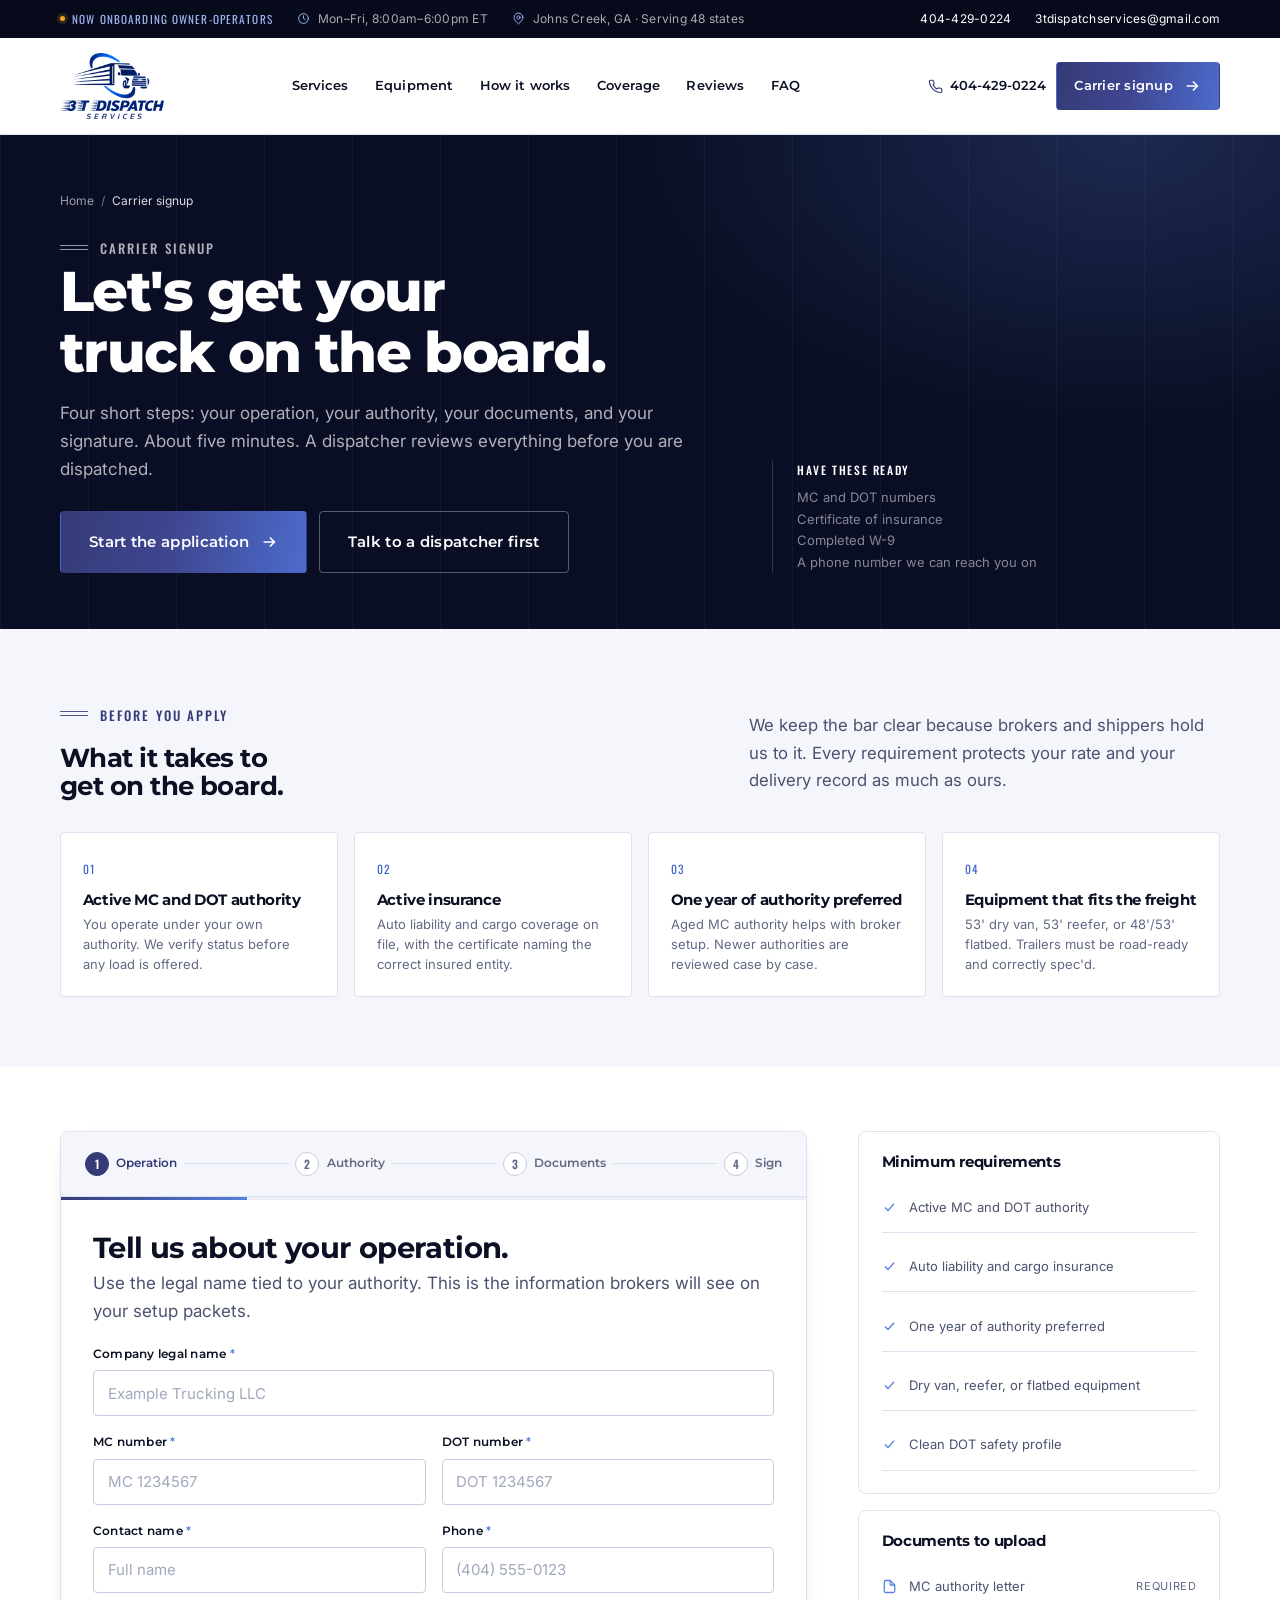
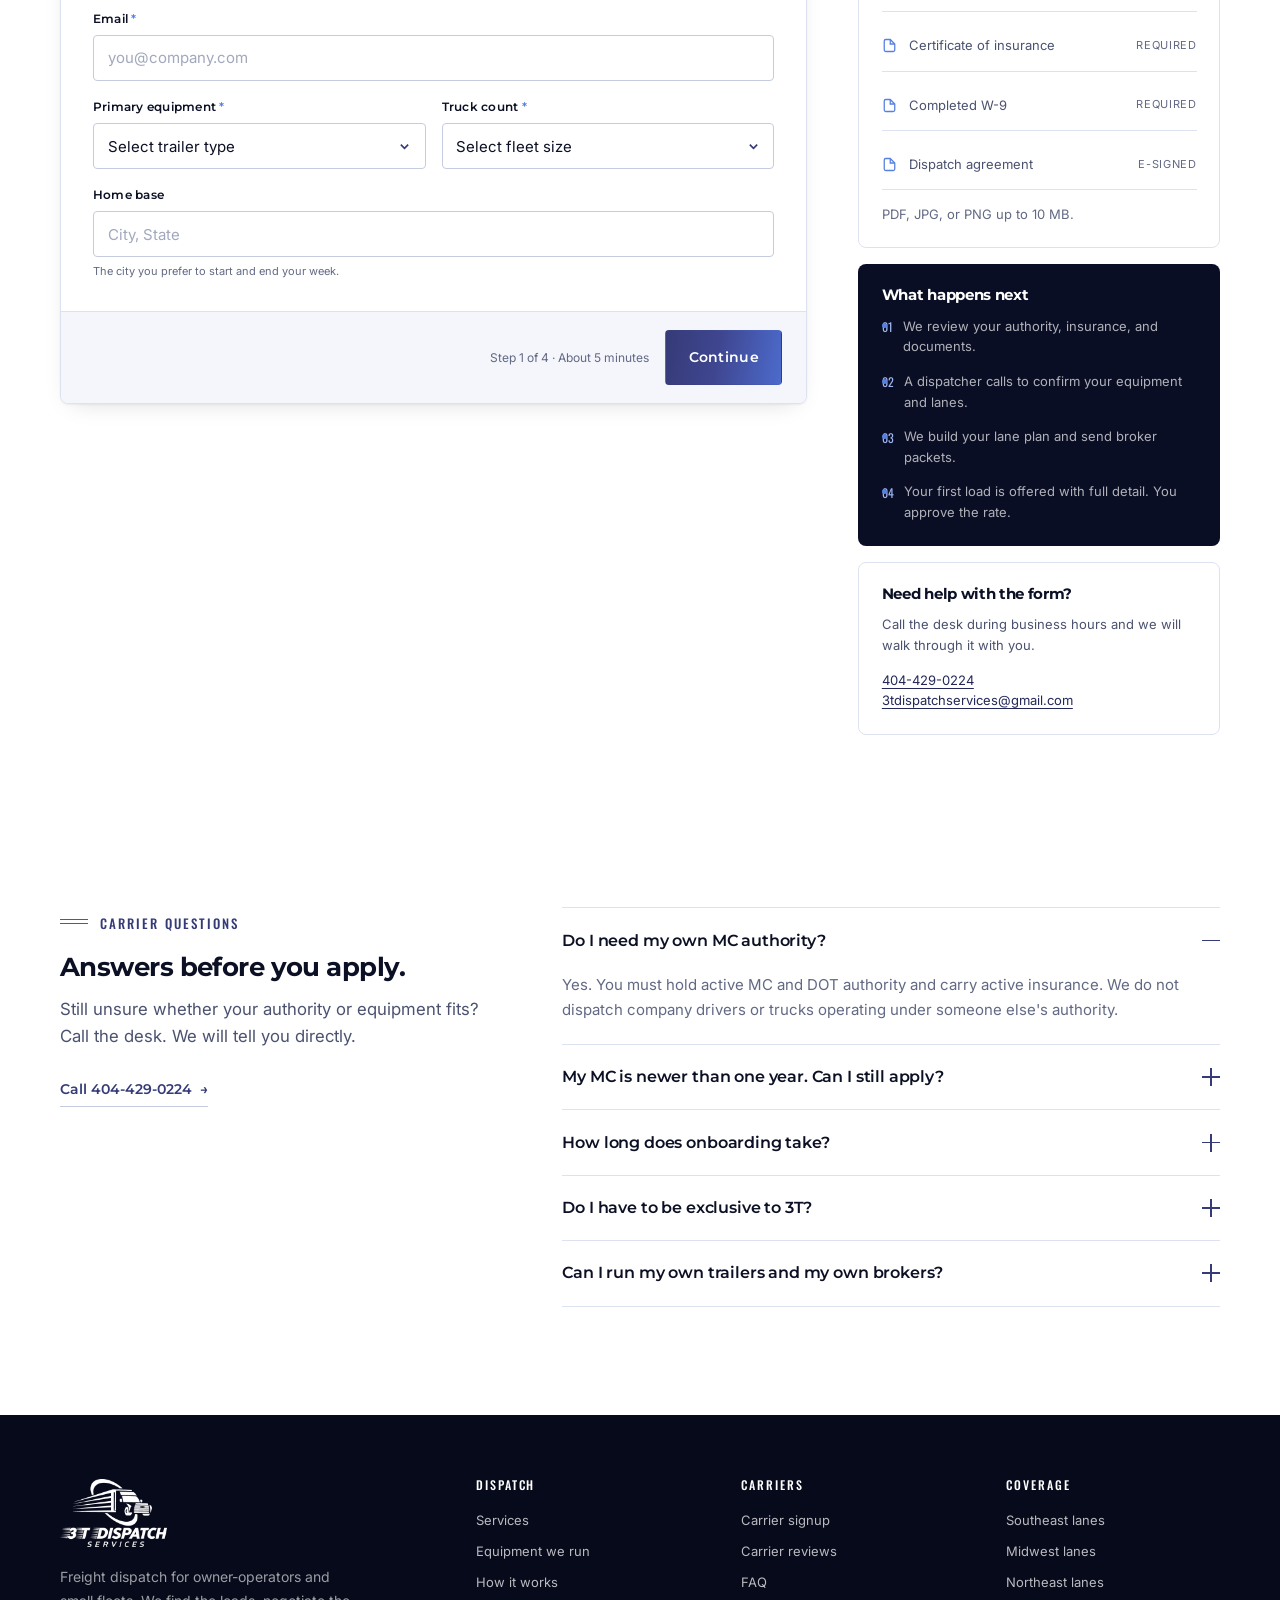
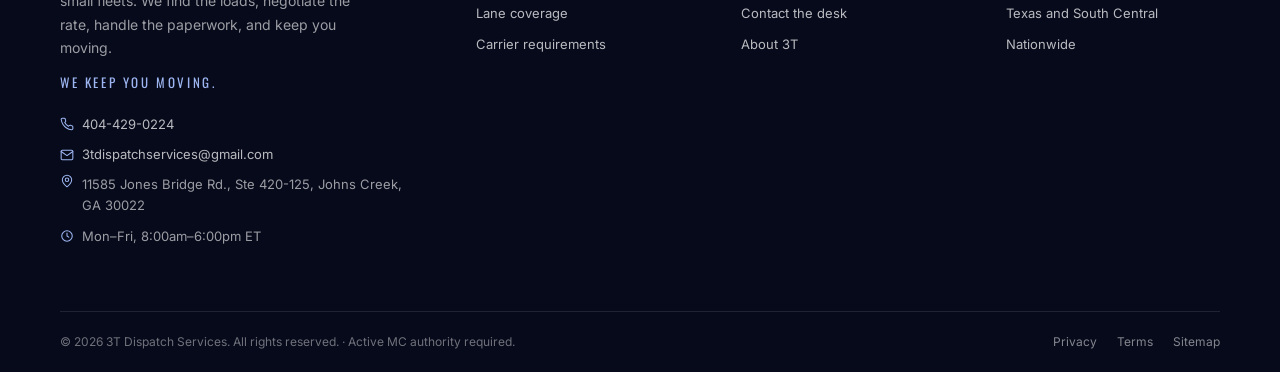
<file: carriers.html>
<!DOCTYPE html>
<html lang="en">
<head>
  <meta charset="utf-8">
  <meta name="viewport" content="width=device-width, initial-scale=1">
  <title>Carrier Signup & Onboarding | 3T Dispatch Services</title>
  <meta name="description" content="Apply to be dispatched by 3T Dispatch Services. Upload your MC authority, certificate of insurance, and W-9, review requirements, and sign the dispatch agreement electronically in one five-minute carrier application.">
  <link rel="canonical" href="https://www.3tdispatchservices.com/carriers.html">
  <meta name="robots" content="index, follow, max-image-preview:large">
  <meta name="theme-color" content="#0a0e24">
  <meta property="og:type" content="website">
  <meta property="og:site_name" content="3T Dispatch Services">
  <meta property="og:title" content="Carrier Signup & Onboarding | 3T Dispatch Services">
  <meta property="og:description" content="Apply to be dispatched by 3T Dispatch Services. Upload your MC authority, certificate of insurance, and W-9, review requirements, and sign the dispatch agreement electronically in one five-minute carrier application.">
  <meta property="og:url" content="https://www.3tdispatchservices.com/carriers.html">
  <meta property="og:image" content="https://www.3tdispatchservices.com/assets/img/hero-dryvan.jpg">
  <meta name="twitter:card" content="summary_large_image">
  <meta name="twitter:title" content="Carrier Signup & Onboarding | 3T Dispatch Services">
  <meta name="twitter:description" content="Apply to be dispatched by 3T Dispatch Services. Upload your MC authority, certificate of insurance, and W-9, review requirements, and sign the dispatch agreement electronically in one five-minute carrier application.">
  <meta name="twitter:image" content="https://www.3tdispatchservices.com/assets/img/hero-dryvan.jpg">
  <link rel="icon" href="favicon.png" type="image/png">
  <link rel="apple-touch-icon" href="apple-touch-icon.png">
  <link rel="preconnect" href="https://fonts.googleapis.com">
  <link rel="preconnect" href="https://fonts.gstatic.com" crossorigin>
  <link href="https://fonts.googleapis.com/css2?family=Inter:wght@400;500;600&family=Montserrat:wght@600;700;800&family=Oswald:wght@400;500;600&display=swap" rel="stylesheet">
  <link rel="stylesheet" href="assets/css/styles.css">
  <script>document.documentElement.className += " js";</script>
  <script type="application/ld+json">{"@context":"https://schema.org","@graph":[{"@type":"WebPage","name":"Carrier signup and onboarding","url":"https://www.3tdispatchservices.com/carriers.html","description":"Carrier requirements and onboarding for 3T Dispatch Services. Upload documents and sign electronically."},{"@type":"BreadcrumbList","itemListElement":[{"@type":"ListItem","position":1,"name":"Home","item":"https://www.3tdispatchservices.com/"},{"@type":"ListItem","position":2,"name":"Carrier signup","item":"https://www.3tdispatchservices.com/carriers.html"}]},{"@type":"FAQPage","mainEntity":[{"@type":"Question","name":"Do I need my own MC authority to be dispatched?","acceptedAnswer":{"@type":"Answer","text":"Yes. You must hold active MC and DOT authority and carry active insurance. We do not dispatch company drivers or trucks operating under someone else's authority."}},{"@type":"Question","name":"What if my MC authority is newer than one year?","acceptedAnswer":{"@type":"Answer","text":"We prefer at least one year of aged MC authority, but newer authorities are reviewed case by case based on equipment, insurance, safety profile, and the lanes available."}},{"@type":"Question","name":"How long does carrier onboarding take?","acceptedAnswer":{"@type":"Answer","text":"Most of the work happens in one call. Once your authority, insurance, W-9, and signed agreement are on file, we build your lane plan and begin sourcing freight."}},{"@type":"Question","name":"Do I have to be exclusive to 3T Dispatch Services?","acceptedAnswer":{"@type":"Answer","text":"No. You keep your authority and your business. We ask for clear communication about availability so we do not book you against freight you cannot cover."}}]}]}</script>
</head>
<body data-page="carriers">
  <a class="skip-link" href="#main">Skip to content</a>
  <div class="topbar">
    <div class="container">
      <div class="topbar__meta">
        <span class="topbar__tag">Now onboarding owner-operators</span>
        <span class="topbar__item"><svg viewBox="0 0 24 24" fill="none" stroke="currentColor" stroke-width="1.8" stroke-linecap="round" stroke-linejoin="round" aria-hidden="true"><circle cx="12" cy="12" r="9"/><path d="M12 7v5l3 2"/></svg>Mon–Fri, 8:00am–6:00pm ET</span>
        <span class="topbar__item"><svg viewBox="0 0 24 24" fill="none" stroke="currentColor" stroke-width="1.8" stroke-linecap="round" stroke-linejoin="round" aria-hidden="true"><path d="M20 10c0 6-8 12-8 12s-8-6-8-12a8 8 0 0 1 16 0Z"/><circle cx="12" cy="10" r="3"/></svg>Johns Creek, GA · Serving 48 states</span>
      </div>
      <div class="topbar__meta">
        <a class="topbar__item" href="tel:+14044290224">404-429-0224</a>
        <a class="topbar__item" href="mailto:3tdispatchservices@gmail.com">3tdispatchservices@gmail.com</a>
      </div>
    </div>
  </div>
  <header class="site-header">
    <div class="container site-header__inner">
      <a class="brand" href="index.html" aria-label="3T Dispatch Services home">
        <img src="assets/img/logo.png" alt="3T Dispatch Services" width="340" height="216">
      </a>
      <nav class="nav" aria-label="Primary">
        <ul class="nav__list">
          <li class="nav__item"><a class="nav__link" href="index.html#services" data-spy="services">Services</a></li>
          <li class="nav__item"><a class="nav__link" href="index.html#equipment" data-spy="equipment">Equipment</a></li>
          <li class="nav__item"><a class="nav__link" href="index.html#how-it-works" data-spy="how-it-works">How it works</a></li>
          <li class="nav__item"><a class="nav__link" href="index.html#coverage" data-spy="coverage">Coverage</a></li>
          <li class="nav__item"><a class="nav__link" href="index.html#reviews" data-spy="reviews">Reviews</a></li>
          <li class="nav__item"><a class="nav__link" href="index.html#faq" data-spy="faq">FAQ</a></li>
        </ul>
      </nav>
      <div class="header-actions">
        <a class="header-phone" href="tel:+14044290224"><svg viewBox="0 0 24 24" fill="none" stroke="currentColor" stroke-width="1.8" stroke-linecap="round" stroke-linejoin="round" aria-hidden="true"><path d="M22 16.9v3a2 2 0 0 1-2.2 2 19.8 19.8 0 0 1-8.6-3.1 19.5 19.5 0 0 1-6-6A19.8 19.8 0 0 1 2.1 4.2 2 2 0 0 1 4.1 2h3a2 2 0 0 1 2 1.7c.1.9.3 1.8.6 2.6a2 2 0 0 1-.5 2.1L8.1 9.6a16 16 0 0 0 6.3 6.3l1.2-1.1a2 2 0 0 1 2.1-.5c.8.3 1.7.5 2.6.6a2 2 0 0 1 1.7 2Z"/></svg>404-429-0224</a>
        <a class="btn" href="carriers.html">Carrier signup
          <svg class="icon" viewBox="0 0 20 20" fill="none" stroke="currentColor" stroke-width="1.8" aria-hidden="true"><path d="M4 10h11M11 5l5 5-5 5"/></svg>
        </a>
        <button class="nav-toggle" type="button" aria-expanded="false" aria-controls="mobile-nav" aria-label="Open menu"><span></span></button>
      </div>
    </div>
  </header>
  <div class="mobile-nav" id="mobile-nav" aria-label="Mobile navigation">
    <div class="mobile-nav__head">
      <img src="assets/img/logo-white.png" alt="3T Dispatch Services" width="340" height="216">
      <button class="mobile-nav__close" type="button" aria-label="Close menu">✕</button>
    </div>
    <ul>
      <li><a href="index.html#services">Services<span>01</span></a></li>
      <li><a href="index.html#equipment">Equipment<span>02</span></a></li>
      <li><a href="index.html#how-it-works">How it works<span>03</span></a></li>
      <li><a href="index.html#coverage">Coverage<span>04</span></a></li>
      <li><a href="index.html#reviews">Reviews<span>05</span></a></li>
      <li><a href="index.html#faq">FAQ<span>06</span></a></li>
    </ul>
    <div class="mobile-nav__actions">
      <a class="btn btn--light" href="carriers.html">Carrier signup</a>
      <a class="btn btn--outline-light" href="tel:+14044290224">Call 404-429-0224</a>
    </div>
    <div class="mobile-nav__contact">
      <a href="mailto:3tdispatchservices@gmail.com">3tdispatchservices@gmail.com</a>
      <span>Mon–Fri, 8:00am–6:00pm ET</span>
    </div>
  </div>
  <div class="mobile-bar">
    <a class="btn btn--ghost" href="tel:+14044290224"><svg viewBox="0 0 24 24" fill="none" stroke="currentColor" stroke-width="1.8" stroke-linecap="round" stroke-linejoin="round" aria-hidden="true"><path d="M22 16.9v3a2 2 0 0 1-2.2 2 19.8 19.8 0 0 1-8.6-3.1 19.5 19.5 0 0 1-6-6A19.8 19.8 0 0 1 2.1 4.2 2 2 0 0 1 4.1 2h3a2 2 0 0 1 2 1.7c.1.9.3 1.8.6 2.6a2 2 0 0 1-.5 2.1L8.1 9.6a16 16 0 0 0 6.3 6.3l1.2-1.1a2 2 0 0 1 2.1-.5c.8.3 1.7.5 2.6.6a2 2 0 0 1 1.7 2Z"/></svg>Call dispatch</a>
    <a class="btn" href="carriers.html">Carrier signup</a>
  </div>
  <main id="main">
<section class="page-hero" style="padding-block:clamp(2.25rem,4.5vw,3.5rem)">
  <div class="container">
    <nav class="breadcrumbs" aria-label="Breadcrumb">
      <a href="index.html">Home</a><span aria-hidden="true">/</span><span aria-current="page">Carrier signup</span>
    </nav>
    <div class="page-hero__grid">
      <div>
        <p class="eyebrow">Carrier signup</p>
        <h1>Let's get your truck on the board.</h1>
        <p>Four short steps: your operation, your authority, your documents, and your signature. About five minutes. A dispatcher reviews everything before you are dispatched.</p>
        <div class="hero__actions" style="margin-top:1.75rem;margin-bottom:0">
          <a class="btn btn--lg" href="#application">Start the application
            <svg class="icon" viewBox="0 0 20 20" fill="none" stroke="currentColor" stroke-width="1.8" aria-hidden="true"><path d="M4 10h11M11 5l5 5-5 5"/></svg>
          </a>
          <a class="btn btn--lg btn--outline-light" href="index.html#contact">Talk to a dispatcher first</a>
        </div>
      </div>
      <div class="page-hero__aside">
        <strong>Have these ready</strong>
        MC and DOT numbers<br>
        Certificate of insurance<br>
        Completed W-9<br>
        A phone number we can reach you on
      </div>
    </div>
  </div>
</section>

<section class="section section--surface section--tight" aria-labelledby="carrier-req-title">
  <div class="container">
    <div class="section-head" style="margin-bottom:2rem">
      <div class="reveal">
        <p class="eyebrow">Before you apply</p>
        <h2 id="carrier-req-title">What it takes to get on the board.</h2>
      </div>
      <p class="lead reveal reveal-delay-1">We keep the bar clear because brokers and shippers hold us to it. Every requirement protects your rate and your delivery record as much as ours.</p>
    </div>
    <div class="require-grid">
      <div class="require reveal">
        <span class="require__num">01</span>
        <h3>Active MC and DOT authority</h3>
        <p>You operate under your own authority. We verify status before any load is offered.</p>
      </div>
      <div class="require reveal reveal-delay-1">
        <span class="require__num">02</span>
        <h3>Active insurance</h3>
        <p>Auto liability and cargo coverage on file, with the certificate naming the correct insured entity.</p>
      </div>
      <div class="require reveal reveal-delay-2">
        <span class="require__num">03</span>
        <h3>One year of authority preferred</h3>
        <p>Aged MC authority helps with broker setup. Newer authorities are reviewed case by case.</p>
      </div>
      <div class="require reveal reveal-delay-3">
        <span class="require__num">04</span>
        <h3>Equipment that fits the freight</h3>
        <p>53' dry van, 53' reefer, or 48'/53' flatbed. Trailers must be road-ready and correctly spec'd.</p>
      </div>
    </div>
  </div>
</section>

<section class="section" id="application" style="padding-block:clamp(2.5rem,5vw,4.5rem)">
  <div class="container">
    <div class="apply-layout">
      <div>
        <form class="wizard" id="carrier-application" name="carrier-application" method="POST" action="https://formsubmit.co/3tdispatchservices@gmail.com" enctype="multipart/form-data" data-form="carrier" data-wizard novalidate aria-label="Carrier onboarding application">
          <input type="hidden" name="_subject" value="Carrier onboarding: 3T Dispatch Services">
          <input type="hidden" name="_template" value="table">
          <input type="hidden" name="_captcha" value="false">
          <input type="hidden" name="_next" value="https://www.3tdispatchservices.com/thanks.html">
          <p class="hp"><label>Do not fill this out<input name="_honey"></label></p>

          <div class="wizard__head">
            <ol class="wizard__steps" style="list-style:none;padding:0;margin:0">
              <li class="wstep is-current" data-wstep><span class="wstep__dot">1</span><span class="wstep__label">Operation</span></li>
              <li class="wstep__line" aria-hidden="true"></li>
              <li class="wstep" data-wstep><span class="wstep__dot">2</span><span class="wstep__label">Authority</span></li>
              <li class="wstep__line" aria-hidden="true"></li>
              <li class="wstep" data-wstep><span class="wstep__dot">3</span><span class="wstep__label">Documents</span></li>
              <li class="wstep__line" aria-hidden="true"></li>
              <li class="wstep" data-wstep><span class="wstep__dot">4</span><span class="wstep__label">Sign</span></li>
            </ol>
          </div>
          <div class="wizard__progress"><span></span></div>

          <div class="wizard__body">
            <div class="wpanel is-active" data-wpanel>
              <h2>Tell us about your operation.</h2>
              <p class="wizard__lead">Use the legal name tied to your authority. This is the information brokers will see on your setup packets.</p>

              <div class="form">
                <div class="field">
                  <label for="company">Company legal name <span class="req">*</span></label>
                  <input id="company" name="company" type="text" autocomplete="organization" required placeholder="Example Trucking LLC">
                  <span class="field__error"></span>
                </div>
                <div class="form__row">
                  <div class="field">
                    <label for="mc">MC number <span class="req">*</span></label>
                    <input id="mc" name="mc" type="text" inputmode="numeric" required placeholder="MC 1234567">
                    <span class="field__error"></span>
                  </div>
                  <div class="field">
                    <label for="dot">DOT number <span class="req">*</span></label>
                    <input id="dot" name="dot" type="text" inputmode="numeric" required placeholder="DOT 1234567">
                    <span class="field__error"></span>
                  </div>
                </div>
                <div class="form__row">
                  <div class="field">
                    <label for="contact-name">Contact name <span class="req">*</span></label>
                    <input id="contact-name" name="contact-name" type="text" autocomplete="name" required placeholder="Full name">
                    <span class="field__error"></span>
                  </div>
                  <div class="field">
                    <label for="phone">Phone <span class="req">*</span></label>
                    <input id="phone" name="phone" type="tel" autocomplete="tel" required placeholder="(404) 555-0123">
                    <span class="field__error"></span>
                  </div>
                </div>
                <div class="field">
                  <label for="email">Email <span class="req">*</span></label>
                  <input id="email" name="email" type="email" autocomplete="email" required placeholder="you@company.com">
                  <span class="field__error"></span>
                </div>
                <div class="form__row">
                  <div class="field">
                    <label for="equipment">Primary equipment <span class="req">*</span></label>
                    <select id="equipment" name="equipment" required>
                      <option value="">Select trailer type</option>
                      <option>Dry van</option>
                      <option>Reefer</option>
                      <option>Flatbed</option>
                      <option>Mixed fleet</option>
                      <option>Power only</option>
                    </select>
                    <span class="field__error"></span>
                  </div>
                  <div class="field">
                    <label for="trucks">Truck count <span class="req">*</span></label>
                    <select id="trucks" name="trucks" required>
                      <option value="">Select fleet size</option>
                      <option>1 truck</option>
                      <option>2 to 3 trucks</option>
                      <option>4 to 10 trucks</option>
                    </select>
                    <span class="field__error"></span>
                  </div>
                </div>
                <div class="field">
                  <label for="home-base">Home base</label>
                  <input id="home-base" name="home-base" type="text" placeholder="City, State" autocomplete="address-level2">
                  <span class="field__hint">The city you prefer to start and end your week.</span>
                </div>
              </div>
            </div>

            <div class="wpanel" data-wpanel>
              <h2>Authority and insurance.</h2>
              <p class="wizard__lead">This tells us what brokers will require before they put your truck on a load. We verify everything after you submit.</p>

              <div class="form">
                <div class="field">
                  <label for="authority-age">MC authority age <span class="req">*</span></label>
                  <select id="authority-age" name="authority-age" required>
                    <option value="">Select authority age</option>
                    <option>Less than 6 months</option>
                    <option>6 to 12 months</option>
                    <option>1 to 3 years</option>
                    <option>3 years or more</option>
                  </select>
                  <span class="field__error"></span>
                </div>
                <div class="field">
                  <label for="insurance-carrier">Insurance carrier <span class="req">*</span></label>
                  <input id="insurance-carrier" name="insurance-carrier" type="text" required placeholder="Company name">
                  <span class="field__error"></span>
                </div>
                <div class="form__row">
                  <div class="field">
                    <label for="auto-liability">Auto liability limit <span class="req">*</span></label>
                    <select id="auto-liability" name="auto-liability" required>
                      <option value="">Select limit</option>
                      <option>$750,000</option>
                      <option>$1,000,000</option>
                      <option>$2,000,000 or more</option>
                    </select>
                    <span class="field__error"></span>
                  </div>
                  <div class="field">
                    <label for="cargo">Cargo coverage <span class="req">*</span></label>
                    <select id="cargo" name="cargo" required>
                      <option value="">Select coverage</option>
                      <option>$100,000</option>
                      <option>$250,000 or more</option>
                      <option>Not sure</option>
                    </select>
                    <span class="field__error"></span>
                  </div>
                </div>
                <div class="field">
                  <label for="policy-expiry">Policy expiration <span class="req">*</span></label>
                  <input id="policy-expiry" name="policy-expiry" type="date" required>
                  <span class="field__error"></span>
                </div>
                <div class="field">
                  <label for="authority-notes">Notes for the dispatch team</label>
                  <textarea id="authority-notes" name="authority-notes" rows="3" placeholder="Preferred lanes, trailer specs, anything we should know"></textarea>
                </div>
              </div>
            </div>

            <div class="wpanel" data-wpanel>
              <h2>Upload your documents.</h2>
              <p class="wizard__lead">PDF, JPG, or PNG up to 10 MB each. If a document is not handy, submit without it and we will follow up on your verification call.</p>

              <div class="form">
                <div class="field">
                  <label for="doc-mc">MC authority letter</label>
                  <div class="upload">
                    <input id="doc-mc" name="mc-letter" type="file" accept=".pdf,.jpg,.jpeg,.png">
                    <div class="upload__inner">
                      <span class="upload__icon"><svg viewBox="0 0 20 20" fill="none" stroke="currentColor" stroke-width="1.6" aria-hidden="true"><path d="M10 13V3M6 7l4-4 4 4"/><path d="M3 13v3a1 1 0 0 0 1 1h12a1 1 0 0 0 1-1v-3"/></svg></span>
                      <span class="upload__text"><b>Choose a file or drag it here</b><span>PDF, JPG, or PNG · 10 MB max</span></span>
                    </div>
                    <span class="upload__file"></span>
                  </div>
                </div>
                <div class="field">
                  <label for="doc-insurance">Certificate of insurance</label>
                  <div class="upload">
                    <input id="doc-insurance" name="certificate-of-insurance" type="file" accept=".pdf,.jpg,.jpeg,.png">
                    <div class="upload__inner">
                      <span class="upload__icon"><svg viewBox="0 0 20 20" fill="none" stroke="currentColor" stroke-width="1.6" aria-hidden="true"><path d="M10 13V3M6 7l4-4 4 4"/><path d="M3 13v3a1 1 0 0 0 1 1h12a1 1 0 0 0 1-1v-3"/></svg></span>
                      <span class="upload__text"><b>Choose a file or drag it here</b><span>Auto liability and cargo coverage</span></span>
                    </div>
                    <span class="upload__file"></span>
                  </div>
                </div>
                <div class="field">
                  <label for="doc-w9">Completed W-9</label>
                  <div class="upload">
                    <input id="doc-w9" name="w9" type="file" accept=".pdf,.jpg,.jpeg,.png">
                    <div class="upload__inner">
                      <span class="upload__icon"><svg viewBox="0 0 20 20" fill="none" stroke="currentColor" stroke-width="1.6" aria-hidden="true"><path d="M10 13V3M6 7l4-4 4 4"/><path d="M3 13v3a1 1 0 0 0 1 1h12a1 1 0 0 0 1-1v-3"/></svg></span>
                      <span class="upload__text"><b>Choose a file or drag it here</b><span>Signed and dated</span></span>
                    </div>
                    <span class="upload__file"></span>
                  </div>
                </div>
                <p class="form__note">
                  <svg viewBox="0 0 20 20" fill="none" stroke="currentColor" stroke-width="1.6" aria-hidden="true"><path d="M4 9V6a6 6 0 0 1 12 0v3M3 9h14v9H3z"/></svg>
                  Documents are used for carrier verification and broker setup. They are not shared outside our dispatch and accounting process.
                </p>
              </div>
            </div>

            <div class="wpanel" data-wpanel>
              <h2>Review and sign.</h2>
              <p class="wizard__lead">Check the details below. Signing here authorizes 3T Dispatch Services to dispatch freight under your authority under the terms we review together.</p>

              <dl class="review-list" aria-label="Application summary">
                <div><dt>Company</dt><dd id="sum-company">Not provided</dd></div>
                <div><dt>MC number</dt><dd id="sum-mc">Not provided</dd></div>
                <div><dt>Contact</dt><dd id="sum-contact">Not provided</dd></div>
                <div><dt>Phone</dt><dd id="sum-phone">Not provided</dd></div>
                <div><dt>Email</dt><dd id="sum-email">Not provided</dd></div>
                <div><dt>Equipment</dt><dd id="sum-equipment">Not provided</dd></div>
                <div><dt>Fleet size</dt><dd id="sum-trucks">Not provided</dd></div>
                <div><dt>Documents</dt><dd id="sum-docs">No files selected</dd></div>
              </dl>

              <div class="form" style="margin-top:1.5rem">
                <div class="field">
                  <label for="signer-name">Signer full name <span class="req">*</span></label>
                  <input id="signer-name" name="signer-name" type="text" autocomplete="name" required placeholder="Full legal name">
                  <span class="field__error"></span>
                </div>
                <div class="field">
                  <label for="signer-title">Title</label>
                  <input id="signer-title" name="signer-title" type="text" placeholder="Owner, President, Authorized agent">
                </div>
                <div class="field">
                  <label>Signature <span class="req">*</span></label>
                  <div class="sig-wrap">
                    <canvas class="sig-canvas" id="signature-pad" aria-label="Draw your signature"></canvas>
                    <div class="sig-foot">
                      <span>Sign with your mouse, finger, or stylus</span>
                      <button class="sig-clear" type="button">Clear signature</button>
                    </div>
                  </div>
                  <input type="hidden" name="signature" value="">
                  <span class="field__hint">Your drawn signature is attached to this application as an electronic record.</span>
                </div>
                <div class="field">
                  <label for="typed-signature">Or type your signature</label>
                  <input id="typed-signature" name="typed-signature" type="text" autocomplete="off" placeholder="Type your full name">
                  <span class="field__hint">If drawing is not possible, a typed signature has the same effect on this application.</span>
                </div>
                <div class="consent">
                  <input id="accuracy" name="accuracy" type="checkbox" required>
                  <label for="accuracy">I confirm the information in this application is accurate and that I am authorized to sign on behalf of this carrier. <span class="req">*</span>
                    <span class="field__error"></span>
                  </label>
                </div>
                <div class="consent">
                  <input id="agreement" name="agreement" type="checkbox" required>
                  <label for="agreement">I have reviewed the dispatch agreement and authorize 3T Dispatch Services to book freight under my authority. <span class="req">*</span>
                    <span class="field__error"></span>
                  </label>
                </div>
                <p class="form__note">
                  <svg viewBox="0 0 20 20" fill="none" stroke="currentColor" stroke-width="1.6" aria-hidden="true"><path d="M10 2 3 5v5c0 4.4 3.2 7.4 7 8 3.8-.6 7-3.6 7-8V5l-7-3Z"/></svg>
                  Signing does not lock you into exclusivity. It confirms the operating terms we review on your verification call.
                </p>
                <div class="form__status" role="status" aria-live="polite"></div>
              </div>
            </div>
          </div>

          <div class="wizard__foot">
            <button class="btn btn--ghost" type="button" data-wizard-back style="visibility:hidden">Back</button>
            <div style="display:flex;align-items:center;gap:1rem;flex-wrap:wrap">
              <span class="small">Step <span data-step-now>1</span> of 4 · About 5 minutes</span>
              <button class="btn" type="button" data-wizard-next>Continue</button>
              <button class="btn" type="submit" data-wizard-submit hidden>Submit application</button>
            </div>
          </div>
        </form>
      </div>

      <aside class="apply-aside" aria-label="Carrier requirements and onboarding help">
        <div class="aside-card">
          <h3>Minimum requirements</h3>
          <ul class="doc-list" style="border-top:0">
            <li><svg viewBox="0 0 20 20" fill="none" stroke="currentColor" stroke-width="1.7" aria-hidden="true"><path d="m4 10 4 4 8-9"/></svg>Active MC and DOT authority</li>
            <li><svg viewBox="0 0 20 20" fill="none" stroke="currentColor" stroke-width="1.7" aria-hidden="true"><path d="m4 10 4 4 8-9"/></svg>Auto liability and cargo insurance</li>
            <li><svg viewBox="0 0 20 20" fill="none" stroke="currentColor" stroke-width="1.7" aria-hidden="true"><path d="m4 10 4 4 8-9"/></svg>One year of authority preferred</li>
            <li><svg viewBox="0 0 20 20" fill="none" stroke="currentColor" stroke-width="1.7" aria-hidden="true"><path d="m4 10 4 4 8-9"/></svg>Dry van, reefer, or flatbed equipment</li>
            <li><svg viewBox="0 0 20 20" fill="none" stroke="currentColor" stroke-width="1.7" aria-hidden="true"><path d="m4 10 4 4 8-9"/></svg>Clean DOT safety profile</li>
          </ul>
        </div>
        <div class="aside-card">
          <h3>Documents to upload</h3>
          <ul class="doc-list" style="border-top:0">
            <li><svg viewBox="0 0 20 20" fill="none" stroke="currentColor" stroke-width="1.7" aria-hidden="true"><path d="M11 2H5a2 2 0 0 0-2 2v12a2 2 0 0 0 2 2h10a2 2 0 0 0 2-2V8Z"/><path d="M11 2v6h6"/></svg>MC authority letter<span>Required</span></li>
            <li><svg viewBox="0 0 20 20" fill="none" stroke="currentColor" stroke-width="1.7" aria-hidden="true"><path d="M11 2H5a2 2 0 0 0-2 2v12a2 2 0 0 0 2 2h10a2 2 0 0 0 2-2V8Z"/><path d="M11 2v6h6"/></svg>Certificate of insurance<span>Required</span></li>
            <li><svg viewBox="0 0 20 20" fill="none" stroke="currentColor" stroke-width="1.7" aria-hidden="true"><path d="M11 2H5a2 2 0 0 0-2 2v12a2 2 0 0 0 2 2h10a2 2 0 0 0 2-2V8Z"/><path d="M11 2v6h6"/></svg>Completed W-9<span>Required</span></li>
            <li><svg viewBox="0 0 20 20" fill="none" stroke="currentColor" stroke-width="1.7" aria-hidden="true"><path d="M11 2H5a2 2 0 0 0-2 2v12a2 2 0 0 0 2 2h10a2 2 0 0 0 2-2V8Z"/><path d="M11 2v6h6"/></svg>Dispatch agreement<span>E-signed</span></li>
          </ul>
          <p class="small muted" style="margin-top:.85rem;margin-bottom:0">PDF, JPG, or PNG up to 10 MB.</p>
        </div>
        <div class="aside-card aside-card--dark">
          <h3>What happens next</h3>
          <ol style="list-style:none;padding:0;margin:0;display:grid;gap:0.85rem">
            <li style="display:grid;grid-template-columns:auto 1fr;gap:0.65rem;padding:0">
              <span style="font-family:var(--font-cond);color:var(--blue-300);font-size:0.75rem;padding-top:0.1rem">01</span>
              <span>We review your authority, insurance, and documents.</span>
            </li>
            <li style="display:grid;grid-template-columns:auto 1fr;gap:0.65rem;padding:0">
              <span style="font-family:var(--font-cond);color:var(--blue-300);font-size:0.75rem;padding-top:0.1rem">02</span>
              <span>A dispatcher calls to confirm your equipment and lanes.</span>
            </li>
            <li style="display:grid;grid-template-columns:auto 1fr;gap:0.65rem;padding:0">
              <span style="font-family:var(--font-cond);color:var(--blue-300);font-size:0.75rem;padding-top:0.1rem">03</span>
              <span>We build your lane plan and send broker packets.</span>
            </li>
            <li style="display:grid;grid-template-columns:auto 1fr;gap:0.65rem;padding:0">
              <span style="font-family:var(--font-cond);color:var(--blue-300);font-size:0.75rem;padding-top:0.1rem">04</span>
              <span>Your first load is offered with full detail. You approve the rate.</span>
            </li>
          </ol>
        </div>
        <div class="aside-card">
          <h3>Need help with the form?</h3>
          <p>Call the desk during business hours and we will walk through it with you.</p>
          <p style="margin-bottom:0"><a href="tel:+14044290224">404-429-0224</a><br><a href="mailto:3tdispatchservices@gmail.com">3tdispatchservices@gmail.com</a></p>
        </div>
      </aside>
    </div>
  </div>
</section>

<section class="section" aria-labelledby="carrier-faq-title">
  <div class="container faq-layout">
    <div class="faq-layout__intro reveal">
      <p class="eyebrow">Carrier questions</p>
      <h2 id="carrier-faq-title">Answers before you apply.</h2>
      <p class="lead" style="margin-top:1rem">Still unsure whether your authority or equipment fits? Call the desk. We will tell you directly.</p>
      <p style="margin-top:1.5rem"><a class="link-arrow" href="tel:+14044290224">Call 404-429-0224</a></p>
    </div>
    <div class="faq reveal reveal-delay-1" style="border-top:1px solid var(--line)">
      <div class="faq__item">
        <button class="faq__q" type="button" aria-expanded="true" aria-controls="car-faq-1">Do I need my own MC authority?<span class="faq__icon" aria-hidden="true"></span></button>
        <div class="faq__a" id="car-faq-1" role="region"><div>Yes. You must hold active MC and DOT authority and carry active insurance. We do not dispatch company drivers or trucks operating under someone else's authority.</div></div>
      </div>
      <div class="faq__item">
        <button class="faq__q" type="button" aria-expanded="false" aria-controls="car-faq-2">My MC is newer than one year. Can I still apply?<span class="faq__icon" aria-hidden="true"></span></button>
        <div class="faq__a" id="car-faq-2" role="region"><div>Yes, apply. We prefer one year of aged authority because broker setup is smoother, but newer authorities are reviewed case by case based on equipment, insurance, safety profile, and the lanes available.</div></div>
      </div>
      <div class="faq__item">
        <button class="faq__q" type="button" aria-expanded="false" aria-controls="car-faq-3">How long does onboarding take?<span class="faq__icon" aria-hidden="true"></span></button>
        <div class="faq__a" id="car-faq-3" role="region"><div>Most of the work happens in one call. Once your authority, insurance, W-9, and signed agreement are on file, we build your lane plan and begin sourcing freight. Timing depends on how quickly documents are verified.</div></div>
      </div>
      <div class="faq__item">
        <button class="faq__q" type="button" aria-expanded="false" aria-controls="car-faq-4">Do I have to be exclusive to 3T?<span class="faq__icon" aria-hidden="true"></span></button>
        <div class="faq__a" id="car-faq-4" role="region"><div>No. You keep your authority and your business. We ask for clear communication about availability so we do not book you against freight you cannot cover.</div></div>
      </div>
      <div class="faq__item">
        <button class="faq__q" type="button" aria-expanded="false" aria-controls="car-faq-5">Can I run my own trailers and my own brokers?<span class="faq__icon" aria-hidden="true"></span></button>
        <div class="faq__a" id="car-faq-5" role="region"><div>Yes. You own your equipment and your relationships. We can work alongside brokers you already trust and focus on filling the gaps in your week.</div></div>
      </div>
    </div>
  </div>
</section>

  </main>
  
  <footer class="site-footer">
    <div class="container">
      <div class="footer__main">
        <div class="footer__brand">
          <img src="assets/img/logo-white.png" alt="3T Dispatch Services" width="340" height="216">
          <p>Freight dispatch for owner-operators and small fleets. We find the loads, negotiate the rate, handle the paperwork, and keep you moving.</p>
          <p class="footer__tagline">We keep you moving.</p>
          <div class="footer__contact">
            <a href="tel:+14044290224"><svg viewBox="0 0 24 24" fill="none" stroke="currentColor" stroke-width="1.8" stroke-linecap="round" stroke-linejoin="round" aria-hidden="true"><path d="M22 16.9v3a2 2 0 0 1-2.2 2 19.8 19.8 0 0 1-8.6-3.1 19.5 19.5 0 0 1-6-6A19.8 19.8 0 0 1 2.1 4.2 2 2 0 0 1 4.1 2h3a2 2 0 0 1 2 1.7c.1.9.3 1.8.6 2.6a2 2 0 0 1-.5 2.1L8.1 9.6a16 16 0 0 0 6.3 6.3l1.2-1.1a2 2 0 0 1 2.1-.5c.8.3 1.7.5 2.6.6a2 2 0 0 1 1.7 2Z"/></svg>404-429-0224</a>
            <a href="mailto:3tdispatchservices@gmail.com"><svg viewBox="0 0 24 24" fill="none" stroke="currentColor" stroke-width="1.8" stroke-linecap="round" stroke-linejoin="round" aria-hidden="true"><rect x="2" y="4" width="20" height="16" rx="2"/><path d="m2 6 10 7L22 6"/></svg>3tdispatchservices@gmail.com</a>
            <span style="display:flex;gap:.5rem;align-items:flex-start"><svg viewBox="0 0 24 24" fill="none" stroke="currentColor" stroke-width="1.8" stroke-linecap="round" stroke-linejoin="round" aria-hidden="true"><path d="M20 10c0 6-8 12-8 12s-8-6-8-12a8 8 0 0 1 16 0Z"/><circle cx="12" cy="10" r="3"/></svg><span>11585 Jones Bridge Rd., Ste 420-125, Johns Creek, GA 30022</span></span>
            <span style="display:flex;gap:.5rem;align-items:center"><svg viewBox="0 0 24 24" fill="none" stroke="currentColor" stroke-width="1.8" stroke-linecap="round" stroke-linejoin="round" aria-hidden="true"><circle cx="12" cy="12" r="9"/><path d="M12 7v5l3 2"/></svg><span>Mon–Fri, 8:00am–6:00pm ET</span></span>
          </div>
        </div>
        <div class="footer">
          <h2>Dispatch</h2>
          <ul class="footer__links">
            <li><a href="index.html#services">Services</a></li>
            <li><a href="index.html#equipment">Equipment we run</a></li>
            <li><a href="index.html#how-it-works">How it works</a></li>
            <li><a href="index.html#coverage">Lane coverage</a></li>
            <li><a href="index.html#requirements">Carrier requirements</a></li>
          </ul>
        </div>
        <div class="footer">
          <h2>Carriers</h2>
          <ul class="footer__links">
            <li><a href="carriers.html">Carrier signup</a></li>
            <li><a href="index.html#reviews">Carrier reviews</a></li>
            <li><a href="index.html#faq">FAQ</a></li>
            <li><a href="index.html#contact">Contact the desk</a></li>
            <li><a href="index.html#about">About 3T</a></li>
          </ul>
        </div>
        <div class="footer">
          <h2>Coverage</h2>
          <ul class="footer__links">
            <li><a href="index.html#coverage">Southeast lanes</a></li>
            <li><a href="index.html#coverage">Midwest lanes</a></li>
            <li><a href="index.html#coverage">Northeast lanes</a></li>
            <li><a href="index.html#coverage">Texas and South Central</a></li>
            <li><a href="index.html#coverage">Nationwide</a></li>
          </ul>
        </div>
      </div>
      <div class="footer__bottom">
        <span>© <span data-year>2026</span> 3T Dispatch Services. All rights reserved. · Active MC authority required.</span>
        <div class="footer__legal">
          <a href="privacy.html">Privacy</a>
          <a href="terms.html">Terms</a>
          <a href="sitemap.xml">Sitemap</a>
        </div>
      </div>
    </div>
  </footer>
  <iframe id="form-sink" name="form-sink" title="Form submission" aria-hidden="true" tabindex="-1" style="display:none"></iframe>
  <script src="assets/js/main.js" defer></script>
</body>
</html>
</file>
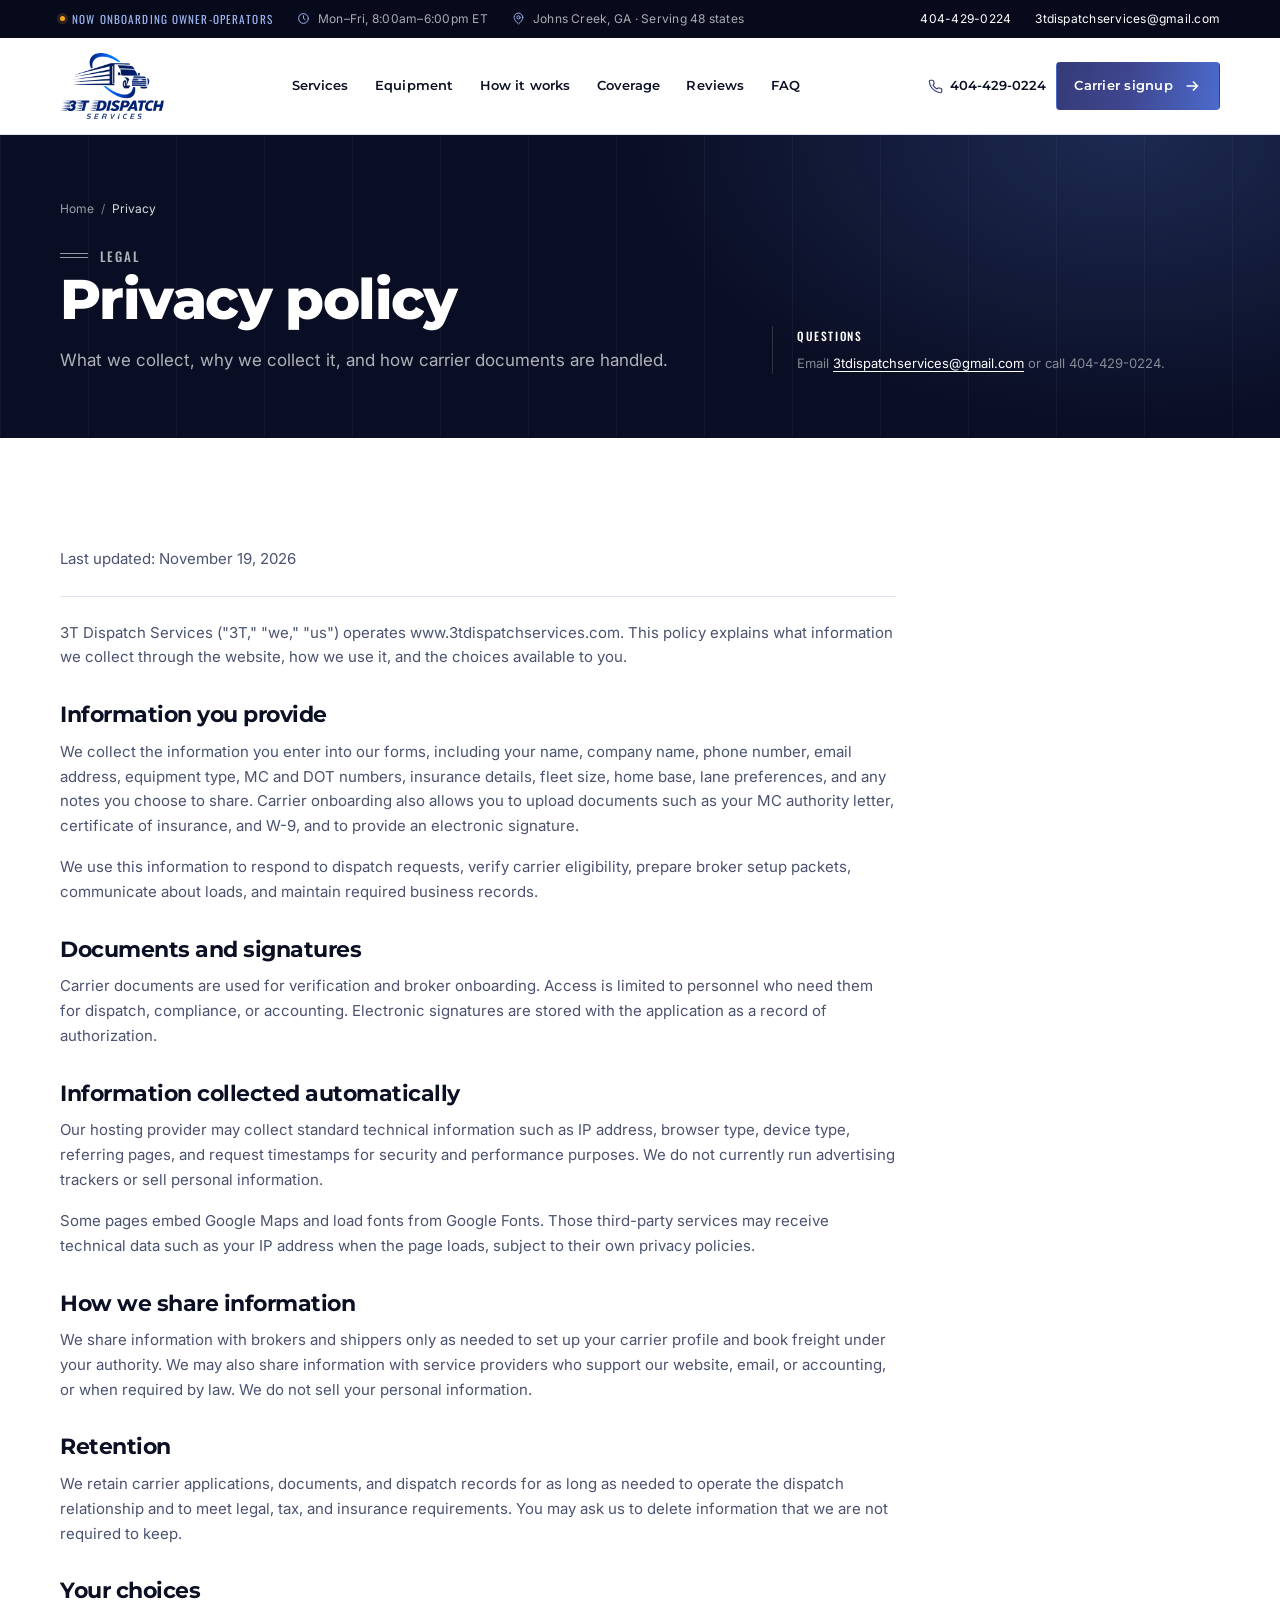
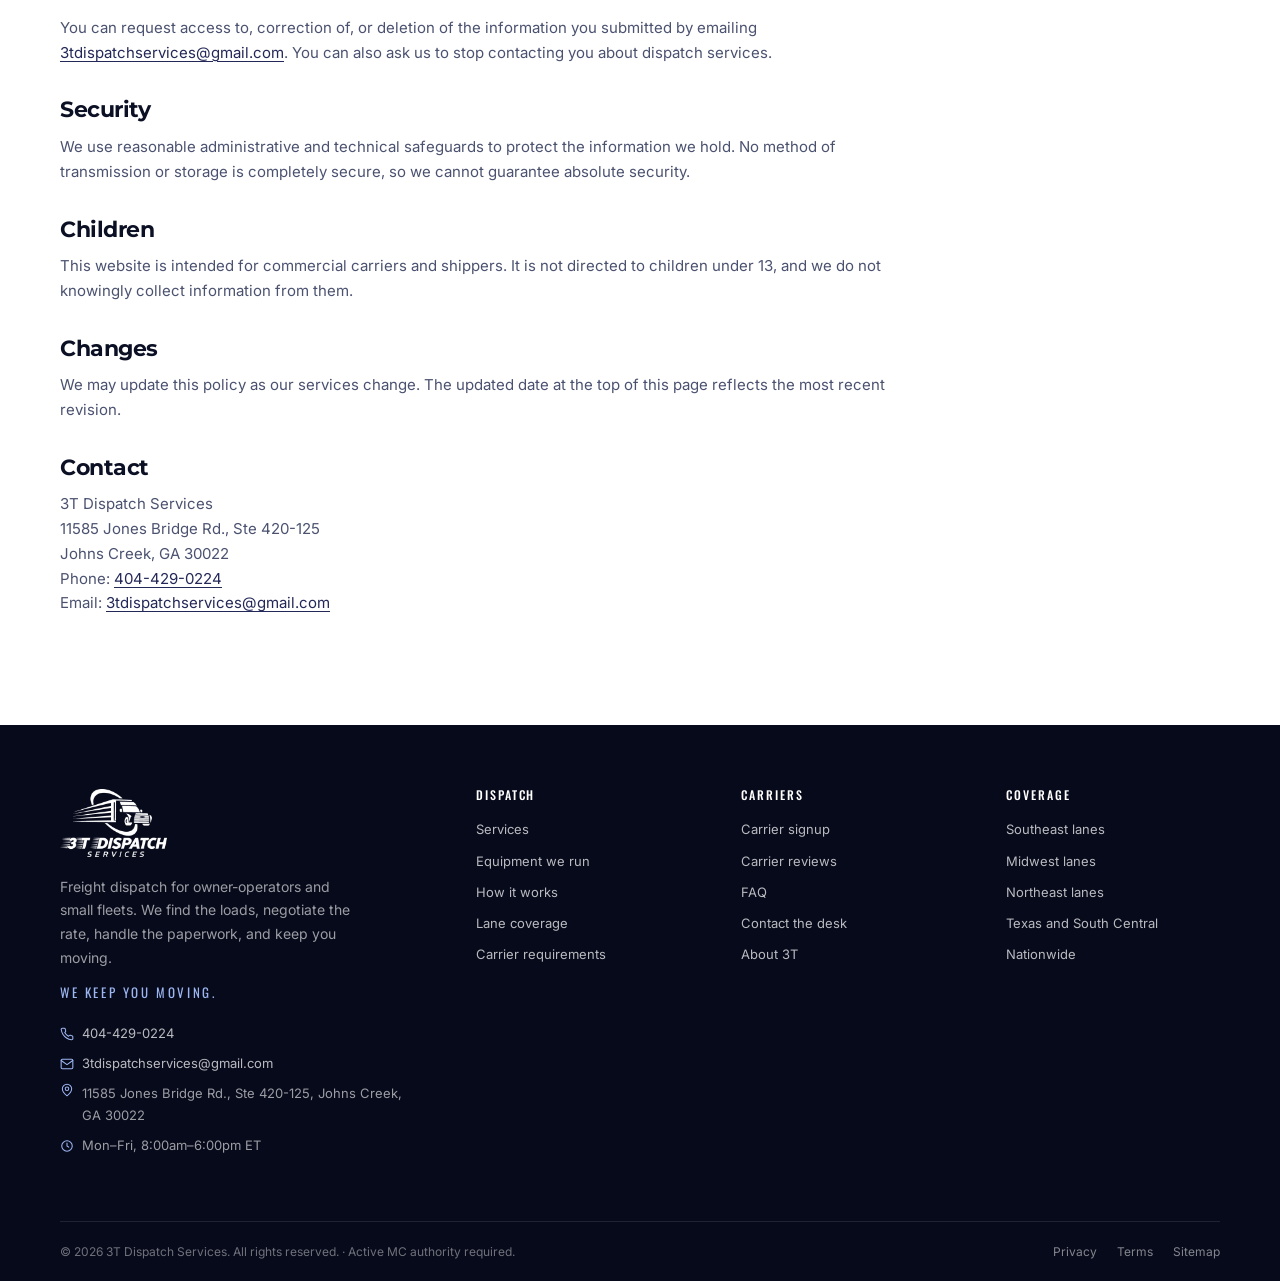
<file: privacy.html>
<!DOCTYPE html>
<html lang="en">
<head>
  <meta charset="utf-8">
  <meta name="viewport" content="width=device-width, initial-scale=1">
  <title>Privacy Policy | 3T Dispatch Services</title>
  <meta name="description" content="How 3T Dispatch Services collects, uses, and protects information submitted through our website, dispatch request forms, and carrier onboarding application.">
  <link rel="canonical" href="https://www.3tdispatchservices.com/privacy.html">
  <meta name="robots" content="index, follow, max-image-preview:large">
  <meta name="theme-color" content="#0a0e24">
  <meta property="og:type" content="website">
  <meta property="og:site_name" content="3T Dispatch Services">
  <meta property="og:title" content="Privacy Policy | 3T Dispatch Services">
  <meta property="og:description" content="How 3T Dispatch Services collects, uses, and protects information submitted through our website, dispatch request forms, and carrier onboarding application.">
  <meta property="og:url" content="https://www.3tdispatchservices.com/privacy.html">
  <meta property="og:image" content="https://www.3tdispatchservices.com/assets/img/hero-dryvan.jpg">
  <meta name="twitter:card" content="summary_large_image">
  <meta name="twitter:title" content="Privacy Policy | 3T Dispatch Services">
  <meta name="twitter:description" content="How 3T Dispatch Services collects, uses, and protects information submitted through our website, dispatch request forms, and carrier onboarding application.">
  <meta name="twitter:image" content="https://www.3tdispatchservices.com/assets/img/hero-dryvan.jpg">
  <link rel="icon" href="favicon.png" type="image/png">
  <link rel="apple-touch-icon" href="apple-touch-icon.png">
  <link rel="preconnect" href="https://fonts.googleapis.com">
  <link rel="preconnect" href="https://fonts.gstatic.com" crossorigin>
  <link href="https://fonts.googleapis.com/css2?family=Inter:wght@400;500;600&family=Montserrat:wght@600;700;800&family=Oswald:wght@400;500;600&display=swap" rel="stylesheet">
  <link rel="stylesheet" href="assets/css/styles.css">
  <script>document.documentElement.className += " js";</script>
  <script type="application/ld+json">{"@type":"WebPage","name":"Privacy Policy","url":"https://www.3tdispatchservices.com/privacy.html"}</script>
</head>
<body data-page="">
  <a class="skip-link" href="#main">Skip to content</a>
  <div class="topbar">
    <div class="container">
      <div class="topbar__meta">
        <span class="topbar__tag">Now onboarding owner-operators</span>
        <span class="topbar__item"><svg viewBox="0 0 24 24" fill="none" stroke="currentColor" stroke-width="1.8" stroke-linecap="round" stroke-linejoin="round" aria-hidden="true"><circle cx="12" cy="12" r="9"/><path d="M12 7v5l3 2"/></svg>Mon–Fri, 8:00am–6:00pm ET</span>
        <span class="topbar__item"><svg viewBox="0 0 24 24" fill="none" stroke="currentColor" stroke-width="1.8" stroke-linecap="round" stroke-linejoin="round" aria-hidden="true"><path d="M20 10c0 6-8 12-8 12s-8-6-8-12a8 8 0 0 1 16 0Z"/><circle cx="12" cy="10" r="3"/></svg>Johns Creek, GA · Serving 48 states</span>
      </div>
      <div class="topbar__meta">
        <a class="topbar__item" href="tel:+14044290224">404-429-0224</a>
        <a class="topbar__item" href="mailto:3tdispatchservices@gmail.com">3tdispatchservices@gmail.com</a>
      </div>
    </div>
  </div>
  <header class="site-header">
    <div class="container site-header__inner">
      <a class="brand" href="index.html" aria-label="3T Dispatch Services home">
        <img src="assets/img/logo.png" alt="3T Dispatch Services" width="340" height="216">
      </a>
      <nav class="nav" aria-label="Primary">
        <ul class="nav__list">
          <li class="nav__item"><a class="nav__link" href="index.html#services" data-spy="services">Services</a></li>
          <li class="nav__item"><a class="nav__link" href="index.html#equipment" data-spy="equipment">Equipment</a></li>
          <li class="nav__item"><a class="nav__link" href="index.html#how-it-works" data-spy="how-it-works">How it works</a></li>
          <li class="nav__item"><a class="nav__link" href="index.html#coverage" data-spy="coverage">Coverage</a></li>
          <li class="nav__item"><a class="nav__link" href="index.html#reviews" data-spy="reviews">Reviews</a></li>
          <li class="nav__item"><a class="nav__link" href="index.html#faq" data-spy="faq">FAQ</a></li>
        </ul>
      </nav>
      <div class="header-actions">
        <a class="header-phone" href="tel:+14044290224"><svg viewBox="0 0 24 24" fill="none" stroke="currentColor" stroke-width="1.8" stroke-linecap="round" stroke-linejoin="round" aria-hidden="true"><path d="M22 16.9v3a2 2 0 0 1-2.2 2 19.8 19.8 0 0 1-8.6-3.1 19.5 19.5 0 0 1-6-6A19.8 19.8 0 0 1 2.1 4.2 2 2 0 0 1 4.1 2h3a2 2 0 0 1 2 1.7c.1.9.3 1.8.6 2.6a2 2 0 0 1-.5 2.1L8.1 9.6a16 16 0 0 0 6.3 6.3l1.2-1.1a2 2 0 0 1 2.1-.5c.8.3 1.7.5 2.6.6a2 2 0 0 1 1.7 2Z"/></svg>404-429-0224</a>
        <a class="btn" href="carriers.html">Carrier signup
          <svg class="icon" viewBox="0 0 20 20" fill="none" stroke="currentColor" stroke-width="1.8" aria-hidden="true"><path d="M4 10h11M11 5l5 5-5 5"/></svg>
        </a>
        <button class="nav-toggle" type="button" aria-expanded="false" aria-controls="mobile-nav" aria-label="Open menu"><span></span></button>
      </div>
    </div>
  </header>
  <div class="mobile-nav" id="mobile-nav" aria-label="Mobile navigation">
    <div class="mobile-nav__head">
      <img src="assets/img/logo-white.png" alt="3T Dispatch Services" width="340" height="216">
      <button class="mobile-nav__close" type="button" aria-label="Close menu">✕</button>
    </div>
    <ul>
      <li><a href="index.html#services">Services<span>01</span></a></li>
      <li><a href="index.html#equipment">Equipment<span>02</span></a></li>
      <li><a href="index.html#how-it-works">How it works<span>03</span></a></li>
      <li><a href="index.html#coverage">Coverage<span>04</span></a></li>
      <li><a href="index.html#reviews">Reviews<span>05</span></a></li>
      <li><a href="index.html#faq">FAQ<span>06</span></a></li>
    </ul>
    <div class="mobile-nav__actions">
      <a class="btn btn--light" href="carriers.html">Carrier signup</a>
      <a class="btn btn--outline-light" href="tel:+14044290224">Call 404-429-0224</a>
    </div>
    <div class="mobile-nav__contact">
      <a href="mailto:3tdispatchservices@gmail.com">3tdispatchservices@gmail.com</a>
      <span>Mon–Fri, 8:00am–6:00pm ET</span>
    </div>
  </div>
  <div class="mobile-bar">
    <a class="btn btn--ghost" href="tel:+14044290224"><svg viewBox="0 0 24 24" fill="none" stroke="currentColor" stroke-width="1.8" stroke-linecap="round" stroke-linejoin="round" aria-hidden="true"><path d="M22 16.9v3a2 2 0 0 1-2.2 2 19.8 19.8 0 0 1-8.6-3.1 19.5 19.5 0 0 1-6-6A19.8 19.8 0 0 1 2.1 4.2 2 2 0 0 1 4.1 2h3a2 2 0 0 1 2 1.7c.1.9.3 1.8.6 2.6a2 2 0 0 1-.5 2.1L8.1 9.6a16 16 0 0 0 6.3 6.3l1.2-1.1a2 2 0 0 1 2.1-.5c.8.3 1.7.5 2.6.6a2 2 0 0 1 1.7 2Z"/></svg>Call dispatch</a>
    <a class="btn" href="carriers.html">Carrier signup</a>
  </div>
  <main id="main">
<section class="page-hero" style="padding-block:clamp(2.5rem,5vw,4rem)">
  <div class="container">
    <nav class="breadcrumbs" aria-label="Breadcrumb">
      <a href="index.html">Home</a><span aria-hidden="true">/</span><span aria-current="page">Privacy</span>
    </nav>
    <div class="page-hero__grid">
      <div>
        <p class="eyebrow">Legal</p>
        <h1>Privacy policy</h1>
        <p>What we collect, why we collect it, and how carrier documents are handled.</p>
      </div>
      <div class="page-hero__aside">
        <strong>Questions</strong>
        Email <a href="mailto:3tdispatchservices@gmail.com" style="color:#fff">3tdispatchservices@gmail.com</a> or call 404-429-0224.
      </div>
    </div>
  </div>
</section>

<section class="section">
  <div class="container">
    <div class="legal">
      <p class="legal__updated">Last updated: November 19, 2026</p>

      <p>3T Dispatch Services ("3T," "we," "us") operates www.3tdispatchservices.com. This policy explains what information we collect through the website, how we use it, and the choices available to you.</p>

      <h2>Information you provide</h2>
      <p>We collect the information you enter into our forms, including your name, company name, phone number, email address, equipment type, MC and DOT numbers, insurance details, fleet size, home base, lane preferences, and any notes you choose to share. Carrier onboarding also allows you to upload documents such as your MC authority letter, certificate of insurance, and W-9, and to provide an electronic signature.</p>
      <p>We use this information to respond to dispatch requests, verify carrier eligibility, prepare broker setup packets, communicate about loads, and maintain required business records.</p>

      <h2>Documents and signatures</h2>
      <p>Carrier documents are used for verification and broker onboarding. Access is limited to personnel who need them for dispatch, compliance, or accounting. Electronic signatures are stored with the application as a record of authorization.</p>

      <h2>Information collected automatically</h2>
      <p>Our hosting provider may collect standard technical information such as IP address, browser type, device type, referring pages, and request timestamps for security and performance purposes. We do not currently run advertising trackers or sell personal information.</p>
      <p>Some pages embed Google Maps and load fonts from Google Fonts. Those third-party services may receive technical data such as your IP address when the page loads, subject to their own privacy policies.</p>

      <h2>How we share information</h2>
      <p>We share information with brokers and shippers only as needed to set up your carrier profile and book freight under your authority. We may also share information with service providers who support our website, email, or accounting, or when required by law. We do not sell your personal information.</p>

      <h2>Retention</h2>
      <p>We retain carrier applications, documents, and dispatch records for as long as needed to operate the dispatch relationship and to meet legal, tax, and insurance requirements. You may ask us to delete information that we are not required to keep.</p>

      <h2>Your choices</h2>
      <p>You can request access to, correction of, or deletion of the information you submitted by emailing <a href="mailto:3tdispatchservices@gmail.com">3tdispatchservices@gmail.com</a>. You can also ask us to stop contacting you about dispatch services.</p>

      <h2>Security</h2>
      <p>We use reasonable administrative and technical safeguards to protect the information we hold. No method of transmission or storage is completely secure, so we cannot guarantee absolute security.</p>

      <h2>Children</h2>
      <p>This website is intended for commercial carriers and shippers. It is not directed to children under 13, and we do not knowingly collect information from them.</p>

      <h2>Changes</h2>
      <p>We may update this policy as our services change. The updated date at the top of this page reflects the most recent revision.</p>

      <h2>Contact</h2>
      <p>3T Dispatch Services<br>
      11585 Jones Bridge Rd., Ste 420-125<br>
      Johns Creek, GA 30022<br>
      Phone: <a href="tel:+14044290224">404-429-0224</a><br>
      Email: <a href="mailto:3tdispatchservices@gmail.com">3tdispatchservices@gmail.com</a></p>
    </div>
  </div>
</section>

  </main>
  
  <footer class="site-footer">
    <div class="container">
      <div class="footer__main">
        <div class="footer__brand">
          <img src="assets/img/logo-white.png" alt="3T Dispatch Services" width="340" height="216">
          <p>Freight dispatch for owner-operators and small fleets. We find the loads, negotiate the rate, handle the paperwork, and keep you moving.</p>
          <p class="footer__tagline">We keep you moving.</p>
          <div class="footer__contact">
            <a href="tel:+14044290224"><svg viewBox="0 0 24 24" fill="none" stroke="currentColor" stroke-width="1.8" stroke-linecap="round" stroke-linejoin="round" aria-hidden="true"><path d="M22 16.9v3a2 2 0 0 1-2.2 2 19.8 19.8 0 0 1-8.6-3.1 19.5 19.5 0 0 1-6-6A19.8 19.8 0 0 1 2.1 4.2 2 2 0 0 1 4.1 2h3a2 2 0 0 1 2 1.7c.1.9.3 1.8.6 2.6a2 2 0 0 1-.5 2.1L8.1 9.6a16 16 0 0 0 6.3 6.3l1.2-1.1a2 2 0 0 1 2.1-.5c.8.3 1.7.5 2.6.6a2 2 0 0 1 1.7 2Z"/></svg>404-429-0224</a>
            <a href="mailto:3tdispatchservices@gmail.com"><svg viewBox="0 0 24 24" fill="none" stroke="currentColor" stroke-width="1.8" stroke-linecap="round" stroke-linejoin="round" aria-hidden="true"><rect x="2" y="4" width="20" height="16" rx="2"/><path d="m2 6 10 7L22 6"/></svg>3tdispatchservices@gmail.com</a>
            <span style="display:flex;gap:.5rem;align-items:flex-start"><svg viewBox="0 0 24 24" fill="none" stroke="currentColor" stroke-width="1.8" stroke-linecap="round" stroke-linejoin="round" aria-hidden="true"><path d="M20 10c0 6-8 12-8 12s-8-6-8-12a8 8 0 0 1 16 0Z"/><circle cx="12" cy="10" r="3"/></svg><span>11585 Jones Bridge Rd., Ste 420-125, Johns Creek, GA 30022</span></span>
            <span style="display:flex;gap:.5rem;align-items:center"><svg viewBox="0 0 24 24" fill="none" stroke="currentColor" stroke-width="1.8" stroke-linecap="round" stroke-linejoin="round" aria-hidden="true"><circle cx="12" cy="12" r="9"/><path d="M12 7v5l3 2"/></svg><span>Mon–Fri, 8:00am–6:00pm ET</span></span>
          </div>
        </div>
        <div class="footer">
          <h2>Dispatch</h2>
          <ul class="footer__links">
            <li><a href="index.html#services">Services</a></li>
            <li><a href="index.html#equipment">Equipment we run</a></li>
            <li><a href="index.html#how-it-works">How it works</a></li>
            <li><a href="index.html#coverage">Lane coverage</a></li>
            <li><a href="index.html#requirements">Carrier requirements</a></li>
          </ul>
        </div>
        <div class="footer">
          <h2>Carriers</h2>
          <ul class="footer__links">
            <li><a href="carriers.html">Carrier signup</a></li>
            <li><a href="index.html#reviews">Carrier reviews</a></li>
            <li><a href="index.html#faq">FAQ</a></li>
            <li><a href="index.html#contact">Contact the desk</a></li>
            <li><a href="index.html#about">About 3T</a></li>
          </ul>
        </div>
        <div class="footer">
          <h2>Coverage</h2>
          <ul class="footer__links">
            <li><a href="index.html#coverage">Southeast lanes</a></li>
            <li><a href="index.html#coverage">Midwest lanes</a></li>
            <li><a href="index.html#coverage">Northeast lanes</a></li>
            <li><a href="index.html#coverage">Texas and South Central</a></li>
            <li><a href="index.html#coverage">Nationwide</a></li>
          </ul>
        </div>
      </div>
      <div class="footer__bottom">
        <span>© <span data-year>2026</span> 3T Dispatch Services. All rights reserved. · Active MC authority required.</span>
        <div class="footer__legal">
          <a href="privacy.html">Privacy</a>
          <a href="terms.html">Terms</a>
          <a href="sitemap.xml">Sitemap</a>
        </div>
      </div>
    </div>
  </footer>
  <iframe id="form-sink" name="form-sink" title="Form submission" aria-hidden="true" tabindex="-1" style="display:none"></iframe>
  <script src="assets/js/main.js" defer></script>
</body>
</html>
</file>
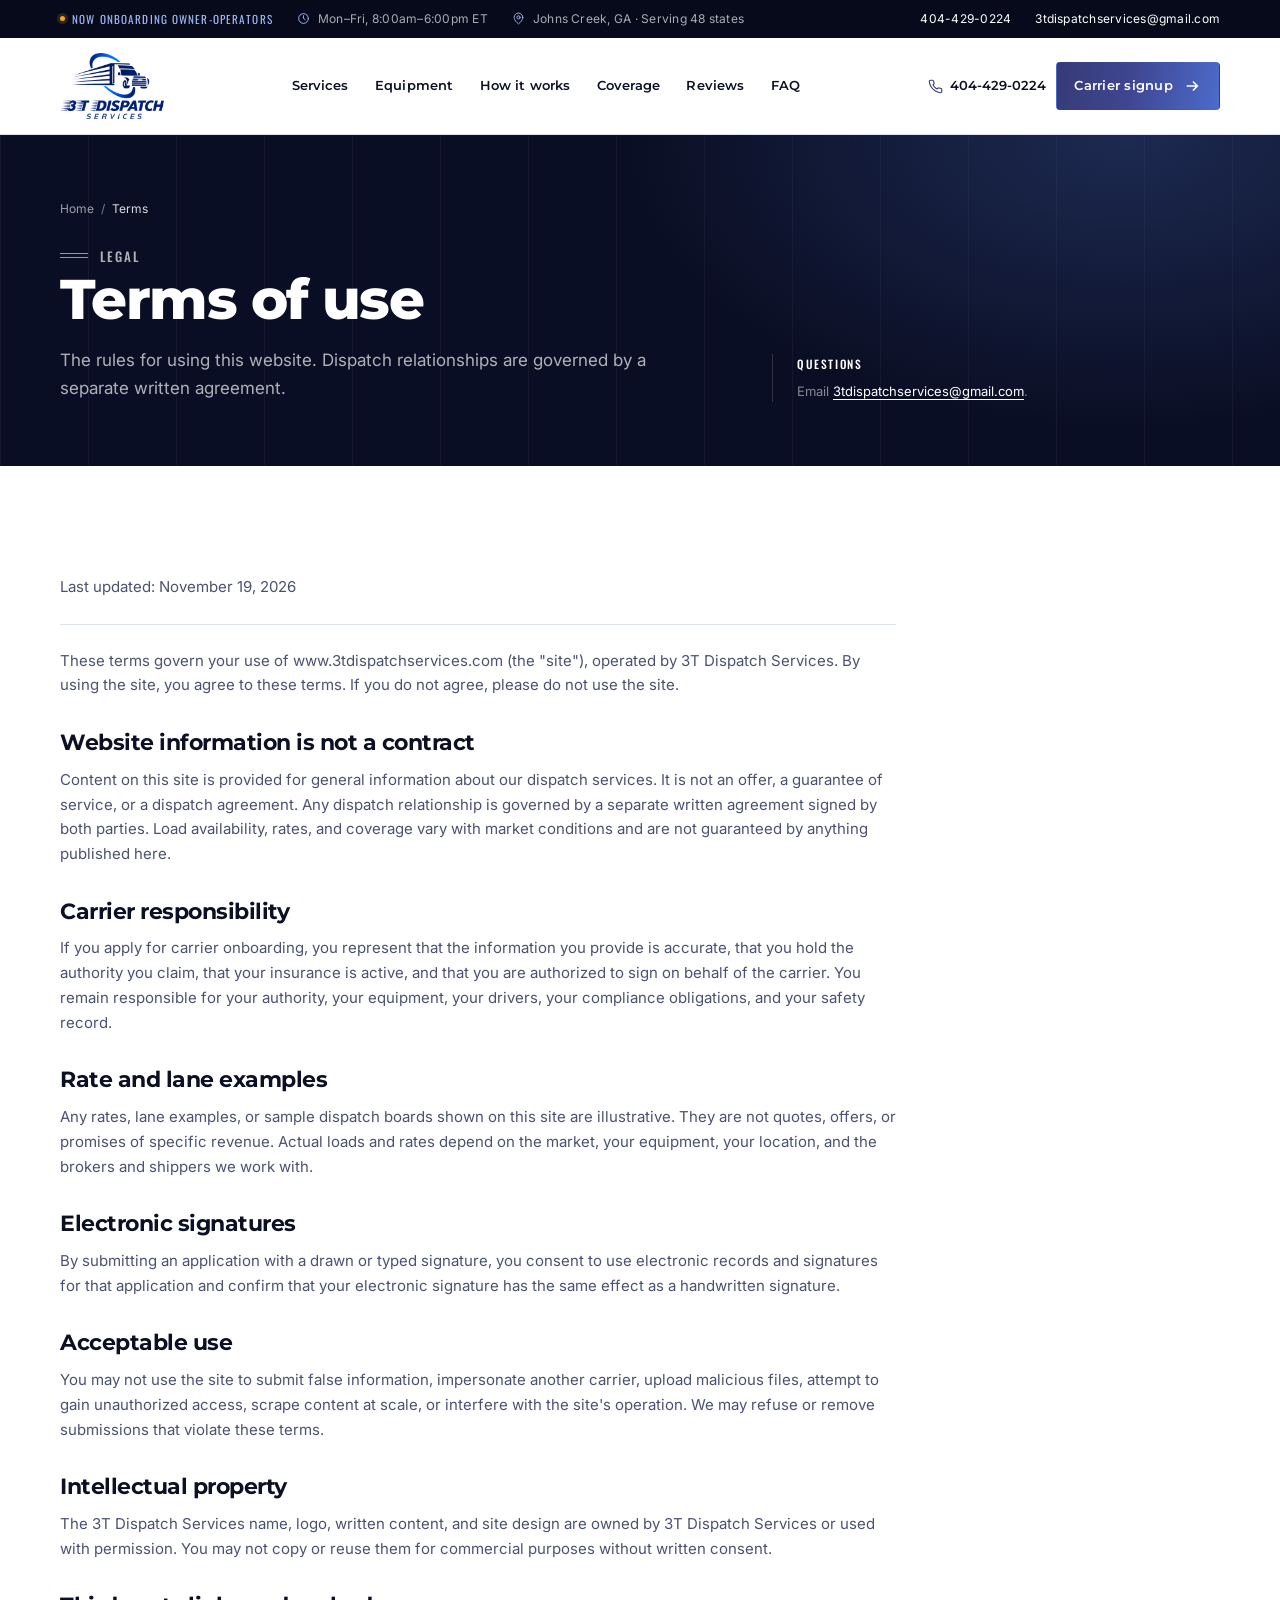
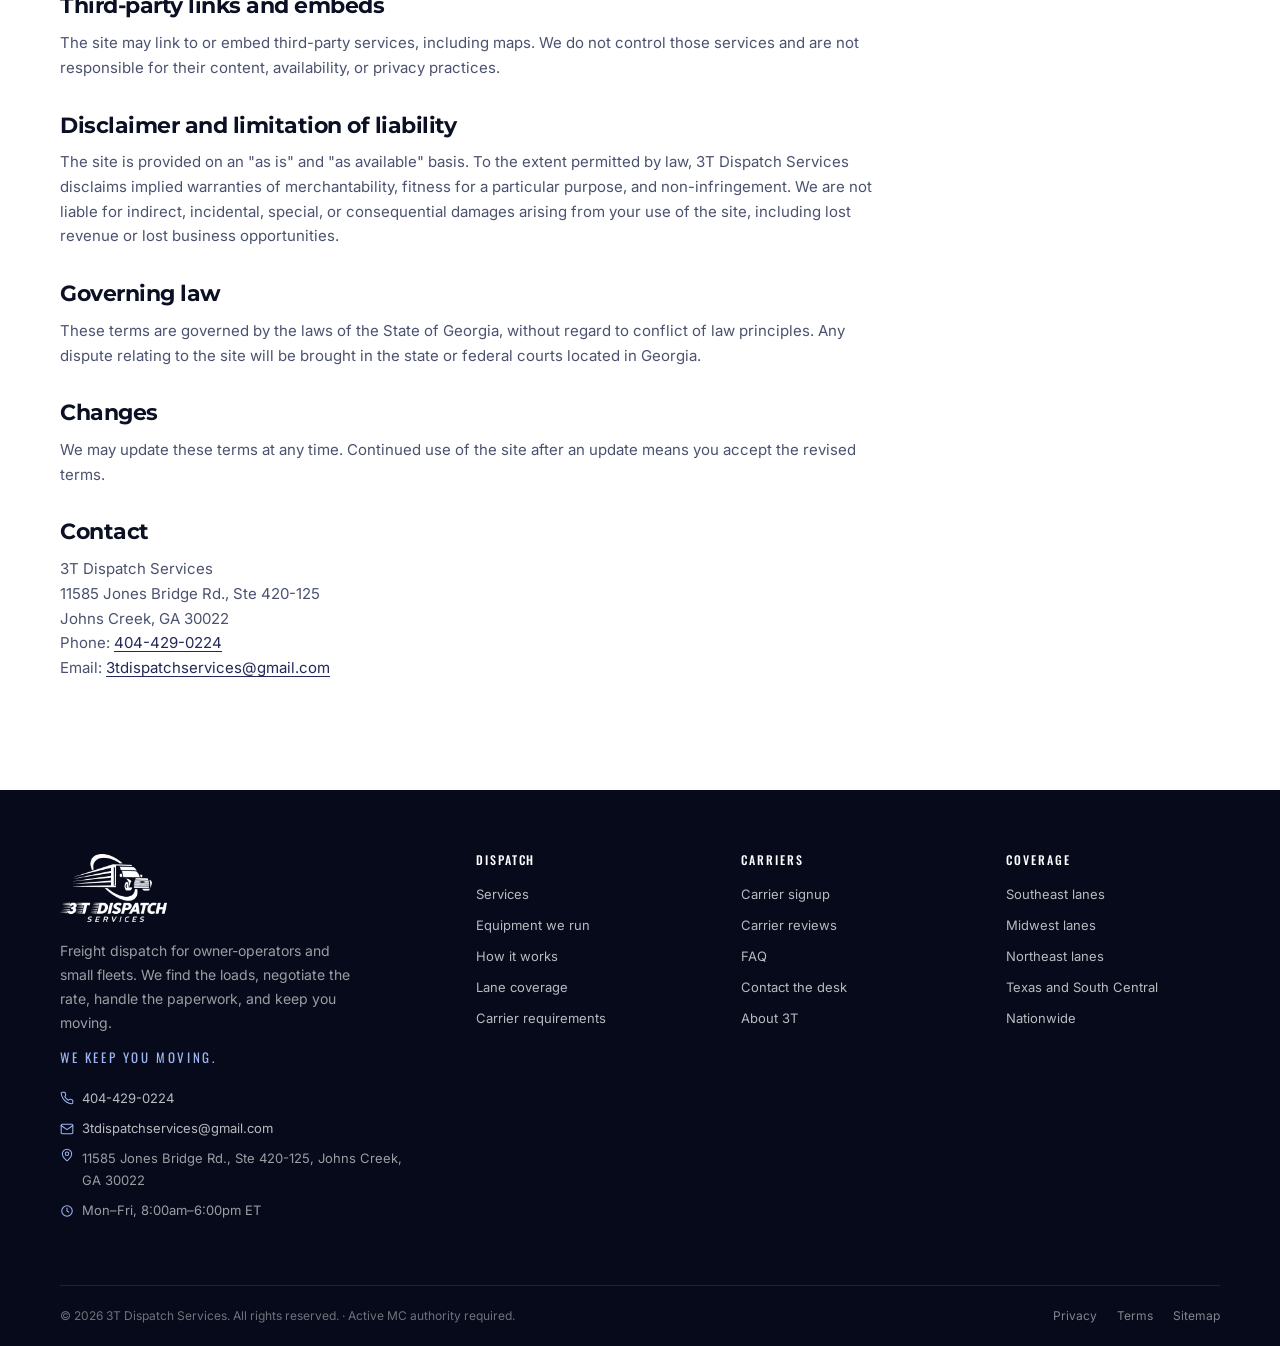
<file: terms.html>
<!DOCTYPE html>
<html lang="en">
<head>
  <meta charset="utf-8">
  <meta name="viewport" content="width=device-width, initial-scale=1">
  <title>Website Terms of Use | 3T Dispatch Services</title>
  <meta name="description" content="Terms of use for the 3T Dispatch Services website, including service information, carrier relationships, no guarantee of loads or rates, and limitation of liability.">
  <link rel="canonical" href="https://www.3tdispatchservices.com/terms.html">
  <meta name="robots" content="index, follow, max-image-preview:large">
  <meta name="theme-color" content="#0a0e24">
  <meta property="og:type" content="website">
  <meta property="og:site_name" content="3T Dispatch Services">
  <meta property="og:title" content="Website Terms of Use | 3T Dispatch Services">
  <meta property="og:description" content="Terms of use for the 3T Dispatch Services website, including service information, carrier relationships, no guarantee of loads or rates, and limitation of liability.">
  <meta property="og:url" content="https://www.3tdispatchservices.com/terms.html">
  <meta property="og:image" content="https://www.3tdispatchservices.com/assets/img/hero-dryvan.jpg">
  <meta name="twitter:card" content="summary_large_image">
  <meta name="twitter:title" content="Website Terms of Use | 3T Dispatch Services">
  <meta name="twitter:description" content="Terms of use for the 3T Dispatch Services website, including service information, carrier relationships, no guarantee of loads or rates, and limitation of liability.">
  <meta name="twitter:image" content="https://www.3tdispatchservices.com/assets/img/hero-dryvan.jpg">
  <link rel="icon" href="favicon.png" type="image/png">
  <link rel="apple-touch-icon" href="apple-touch-icon.png">
  <link rel="preconnect" href="https://fonts.googleapis.com">
  <link rel="preconnect" href="https://fonts.gstatic.com" crossorigin>
  <link href="https://fonts.googleapis.com/css2?family=Inter:wght@400;500;600&family=Montserrat:wght@600;700;800&family=Oswald:wght@400;500;600&display=swap" rel="stylesheet">
  <link rel="stylesheet" href="assets/css/styles.css">
  <script>document.documentElement.className += " js";</script>
  <script type="application/ld+json">{"@type":"WebPage","name":"Terms of use","url":"https://www.3tdispatchservices.com/terms.html"}</script>
</head>
<body data-page="">
  <a class="skip-link" href="#main">Skip to content</a>
  <div class="topbar">
    <div class="container">
      <div class="topbar__meta">
        <span class="topbar__tag">Now onboarding owner-operators</span>
        <span class="topbar__item"><svg viewBox="0 0 24 24" fill="none" stroke="currentColor" stroke-width="1.8" stroke-linecap="round" stroke-linejoin="round" aria-hidden="true"><circle cx="12" cy="12" r="9"/><path d="M12 7v5l3 2"/></svg>Mon–Fri, 8:00am–6:00pm ET</span>
        <span class="topbar__item"><svg viewBox="0 0 24 24" fill="none" stroke="currentColor" stroke-width="1.8" stroke-linecap="round" stroke-linejoin="round" aria-hidden="true"><path d="M20 10c0 6-8 12-8 12s-8-6-8-12a8 8 0 0 1 16 0Z"/><circle cx="12" cy="10" r="3"/></svg>Johns Creek, GA · Serving 48 states</span>
      </div>
      <div class="topbar__meta">
        <a class="topbar__item" href="tel:+14044290224">404-429-0224</a>
        <a class="topbar__item" href="mailto:3tdispatchservices@gmail.com">3tdispatchservices@gmail.com</a>
      </div>
    </div>
  </div>
  <header class="site-header">
    <div class="container site-header__inner">
      <a class="brand" href="index.html" aria-label="3T Dispatch Services home">
        <img src="assets/img/logo.png" alt="3T Dispatch Services" width="340" height="216">
      </a>
      <nav class="nav" aria-label="Primary">
        <ul class="nav__list">
          <li class="nav__item"><a class="nav__link" href="index.html#services" data-spy="services">Services</a></li>
          <li class="nav__item"><a class="nav__link" href="index.html#equipment" data-spy="equipment">Equipment</a></li>
          <li class="nav__item"><a class="nav__link" href="index.html#how-it-works" data-spy="how-it-works">How it works</a></li>
          <li class="nav__item"><a class="nav__link" href="index.html#coverage" data-spy="coverage">Coverage</a></li>
          <li class="nav__item"><a class="nav__link" href="index.html#reviews" data-spy="reviews">Reviews</a></li>
          <li class="nav__item"><a class="nav__link" href="index.html#faq" data-spy="faq">FAQ</a></li>
        </ul>
      </nav>
      <div class="header-actions">
        <a class="header-phone" href="tel:+14044290224"><svg viewBox="0 0 24 24" fill="none" stroke="currentColor" stroke-width="1.8" stroke-linecap="round" stroke-linejoin="round" aria-hidden="true"><path d="M22 16.9v3a2 2 0 0 1-2.2 2 19.8 19.8 0 0 1-8.6-3.1 19.5 19.5 0 0 1-6-6A19.8 19.8 0 0 1 2.1 4.2 2 2 0 0 1 4.1 2h3a2 2 0 0 1 2 1.7c.1.9.3 1.8.6 2.6a2 2 0 0 1-.5 2.1L8.1 9.6a16 16 0 0 0 6.3 6.3l1.2-1.1a2 2 0 0 1 2.1-.5c.8.3 1.7.5 2.6.6a2 2 0 0 1 1.7 2Z"/></svg>404-429-0224</a>
        <a class="btn" href="carriers.html">Carrier signup
          <svg class="icon" viewBox="0 0 20 20" fill="none" stroke="currentColor" stroke-width="1.8" aria-hidden="true"><path d="M4 10h11M11 5l5 5-5 5"/></svg>
        </a>
        <button class="nav-toggle" type="button" aria-expanded="false" aria-controls="mobile-nav" aria-label="Open menu"><span></span></button>
      </div>
    </div>
  </header>
  <div class="mobile-nav" id="mobile-nav" aria-label="Mobile navigation">
    <div class="mobile-nav__head">
      <img src="assets/img/logo-white.png" alt="3T Dispatch Services" width="340" height="216">
      <button class="mobile-nav__close" type="button" aria-label="Close menu">✕</button>
    </div>
    <ul>
      <li><a href="index.html#services">Services<span>01</span></a></li>
      <li><a href="index.html#equipment">Equipment<span>02</span></a></li>
      <li><a href="index.html#how-it-works">How it works<span>03</span></a></li>
      <li><a href="index.html#coverage">Coverage<span>04</span></a></li>
      <li><a href="index.html#reviews">Reviews<span>05</span></a></li>
      <li><a href="index.html#faq">FAQ<span>06</span></a></li>
    </ul>
    <div class="mobile-nav__actions">
      <a class="btn btn--light" href="carriers.html">Carrier signup</a>
      <a class="btn btn--outline-light" href="tel:+14044290224">Call 404-429-0224</a>
    </div>
    <div class="mobile-nav__contact">
      <a href="mailto:3tdispatchservices@gmail.com">3tdispatchservices@gmail.com</a>
      <span>Mon–Fri, 8:00am–6:00pm ET</span>
    </div>
  </div>
  <div class="mobile-bar">
    <a class="btn btn--ghost" href="tel:+14044290224"><svg viewBox="0 0 24 24" fill="none" stroke="currentColor" stroke-width="1.8" stroke-linecap="round" stroke-linejoin="round" aria-hidden="true"><path d="M22 16.9v3a2 2 0 0 1-2.2 2 19.8 19.8 0 0 1-8.6-3.1 19.5 19.5 0 0 1-6-6A19.8 19.8 0 0 1 2.1 4.2 2 2 0 0 1 4.1 2h3a2 2 0 0 1 2 1.7c.1.9.3 1.8.6 2.6a2 2 0 0 1-.5 2.1L8.1 9.6a16 16 0 0 0 6.3 6.3l1.2-1.1a2 2 0 0 1 2.1-.5c.8.3 1.7.5 2.6.6a2 2 0 0 1 1.7 2Z"/></svg>Call dispatch</a>
    <a class="btn" href="carriers.html">Carrier signup</a>
  </div>
  <main id="main">
<section class="page-hero" style="padding-block:clamp(2.5rem,5vw,4rem)">
  <div class="container">
    <nav class="breadcrumbs" aria-label="Breadcrumb">
      <a href="index.html">Home</a><span aria-hidden="true">/</span><span aria-current="page">Terms</span>
    </nav>
    <div class="page-hero__grid">
      <div>
        <p class="eyebrow">Legal</p>
        <h1>Terms of use</h1>
        <p>The rules for using this website. Dispatch relationships are governed by a separate written agreement.</p>
      </div>
      <div class="page-hero__aside">
        <strong>Questions</strong>
        Email <a href="mailto:3tdispatchservices@gmail.com" style="color:#fff">3tdispatchservices@gmail.com</a>.
      </div>
    </div>
  </div>
</section>

<section class="section">
  <div class="container">
    <div class="legal">
      <p class="legal__updated">Last updated: November 19, 2026</p>

      <p>These terms govern your use of www.3tdispatchservices.com (the "site"), operated by 3T Dispatch Services. By using the site, you agree to these terms. If you do not agree, please do not use the site.</p>

      <h2>Website information is not a contract</h2>
      <p>Content on this site is provided for general information about our dispatch services. It is not an offer, a guarantee of service, or a dispatch agreement. Any dispatch relationship is governed by a separate written agreement signed by both parties. Load availability, rates, and coverage vary with market conditions and are not guaranteed by anything published here.</p>

      <h2>Carrier responsibility</h2>
      <p>If you apply for carrier onboarding, you represent that the information you provide is accurate, that you hold the authority you claim, that your insurance is active, and that you are authorized to sign on behalf of the carrier. You remain responsible for your authority, your equipment, your drivers, your compliance obligations, and your safety record.</p>

      <h2>Rate and lane examples</h2>
      <p>Any rates, lane examples, or sample dispatch boards shown on this site are illustrative. They are not quotes, offers, or promises of specific revenue. Actual loads and rates depend on the market, your equipment, your location, and the brokers and shippers we work with.</p>

      <h2>Electronic signatures</h2>
      <p>By submitting an application with a drawn or typed signature, you consent to use electronic records and signatures for that application and confirm that your electronic signature has the same effect as a handwritten signature.</p>

      <h2>Acceptable use</h2>
      <p>You may not use the site to submit false information, impersonate another carrier, upload malicious files, attempt to gain unauthorized access, scrape content at scale, or interfere with the site's operation. We may refuse or remove submissions that violate these terms.</p>

      <h2>Intellectual property</h2>
      <p>The 3T Dispatch Services name, logo, written content, and site design are owned by 3T Dispatch Services or used with permission. You may not copy or reuse them for commercial purposes without written consent.</p>

      <h2>Third-party links and embeds</h2>
      <p>The site may link to or embed third-party services, including maps. We do not control those services and are not responsible for their content, availability, or privacy practices.</p>

      <h2>Disclaimer and limitation of liability</h2>
      <p>The site is provided on an "as is" and "as available" basis. To the extent permitted by law, 3T Dispatch Services disclaims implied warranties of merchantability, fitness for a particular purpose, and non-infringement. We are not liable for indirect, incidental, special, or consequential damages arising from your use of the site, including lost revenue or lost business opportunities.</p>

      <h2>Governing law</h2>
      <p>These terms are governed by the laws of the State of Georgia, without regard to conflict of law principles. Any dispute relating to the site will be brought in the state or federal courts located in Georgia.</p>

      <h2>Changes</h2>
      <p>We may update these terms at any time. Continued use of the site after an update means you accept the revised terms.</p>

      <h2>Contact</h2>
      <p>3T Dispatch Services<br>
      11585 Jones Bridge Rd., Ste 420-125<br>
      Johns Creek, GA 30022<br>
      Phone: <a href="tel:+14044290224">404-429-0224</a><br>
      Email: <a href="mailto:3tdispatchservices@gmail.com">3tdispatchservices@gmail.com</a></p>
    </div>
  </div>
</section>

  </main>
  
  <footer class="site-footer">
    <div class="container">
      <div class="footer__main">
        <div class="footer__brand">
          <img src="assets/img/logo-white.png" alt="3T Dispatch Services" width="340" height="216">
          <p>Freight dispatch for owner-operators and small fleets. We find the loads, negotiate the rate, handle the paperwork, and keep you moving.</p>
          <p class="footer__tagline">We keep you moving.</p>
          <div class="footer__contact">
            <a href="tel:+14044290224"><svg viewBox="0 0 24 24" fill="none" stroke="currentColor" stroke-width="1.8" stroke-linecap="round" stroke-linejoin="round" aria-hidden="true"><path d="M22 16.9v3a2 2 0 0 1-2.2 2 19.8 19.8 0 0 1-8.6-3.1 19.5 19.5 0 0 1-6-6A19.8 19.8 0 0 1 2.1 4.2 2 2 0 0 1 4.1 2h3a2 2 0 0 1 2 1.7c.1.9.3 1.8.6 2.6a2 2 0 0 1-.5 2.1L8.1 9.6a16 16 0 0 0 6.3 6.3l1.2-1.1a2 2 0 0 1 2.1-.5c.8.3 1.7.5 2.6.6a2 2 0 0 1 1.7 2Z"/></svg>404-429-0224</a>
            <a href="mailto:3tdispatchservices@gmail.com"><svg viewBox="0 0 24 24" fill="none" stroke="currentColor" stroke-width="1.8" stroke-linecap="round" stroke-linejoin="round" aria-hidden="true"><rect x="2" y="4" width="20" height="16" rx="2"/><path d="m2 6 10 7L22 6"/></svg>3tdispatchservices@gmail.com</a>
            <span style="display:flex;gap:.5rem;align-items:flex-start"><svg viewBox="0 0 24 24" fill="none" stroke="currentColor" stroke-width="1.8" stroke-linecap="round" stroke-linejoin="round" aria-hidden="true"><path d="M20 10c0 6-8 12-8 12s-8-6-8-12a8 8 0 0 1 16 0Z"/><circle cx="12" cy="10" r="3"/></svg><span>11585 Jones Bridge Rd., Ste 420-125, Johns Creek, GA 30022</span></span>
            <span style="display:flex;gap:.5rem;align-items:center"><svg viewBox="0 0 24 24" fill="none" stroke="currentColor" stroke-width="1.8" stroke-linecap="round" stroke-linejoin="round" aria-hidden="true"><circle cx="12" cy="12" r="9"/><path d="M12 7v5l3 2"/></svg><span>Mon–Fri, 8:00am–6:00pm ET</span></span>
          </div>
        </div>
        <div class="footer">
          <h2>Dispatch</h2>
          <ul class="footer__links">
            <li><a href="index.html#services">Services</a></li>
            <li><a href="index.html#equipment">Equipment we run</a></li>
            <li><a href="index.html#how-it-works">How it works</a></li>
            <li><a href="index.html#coverage">Lane coverage</a></li>
            <li><a href="index.html#requirements">Carrier requirements</a></li>
          </ul>
        </div>
        <div class="footer">
          <h2>Carriers</h2>
          <ul class="footer__links">
            <li><a href="carriers.html">Carrier signup</a></li>
            <li><a href="index.html#reviews">Carrier reviews</a></li>
            <li><a href="index.html#faq">FAQ</a></li>
            <li><a href="index.html#contact">Contact the desk</a></li>
            <li><a href="index.html#about">About 3T</a></li>
          </ul>
        </div>
        <div class="footer">
          <h2>Coverage</h2>
          <ul class="footer__links">
            <li><a href="index.html#coverage">Southeast lanes</a></li>
            <li><a href="index.html#coverage">Midwest lanes</a></li>
            <li><a href="index.html#coverage">Northeast lanes</a></li>
            <li><a href="index.html#coverage">Texas and South Central</a></li>
            <li><a href="index.html#coverage">Nationwide</a></li>
          </ul>
        </div>
      </div>
      <div class="footer__bottom">
        <span>© <span data-year>2026</span> 3T Dispatch Services. All rights reserved. · Active MC authority required.</span>
        <div class="footer__legal">
          <a href="privacy.html">Privacy</a>
          <a href="terms.html">Terms</a>
          <a href="sitemap.xml">Sitemap</a>
        </div>
      </div>
    </div>
  </footer>
  <iframe id="form-sink" name="form-sink" title="Form submission" aria-hidden="true" tabindex="-1" style="display:none"></iframe>
  <script src="assets/js/main.js" defer></script>
</body>
</html>
</file>
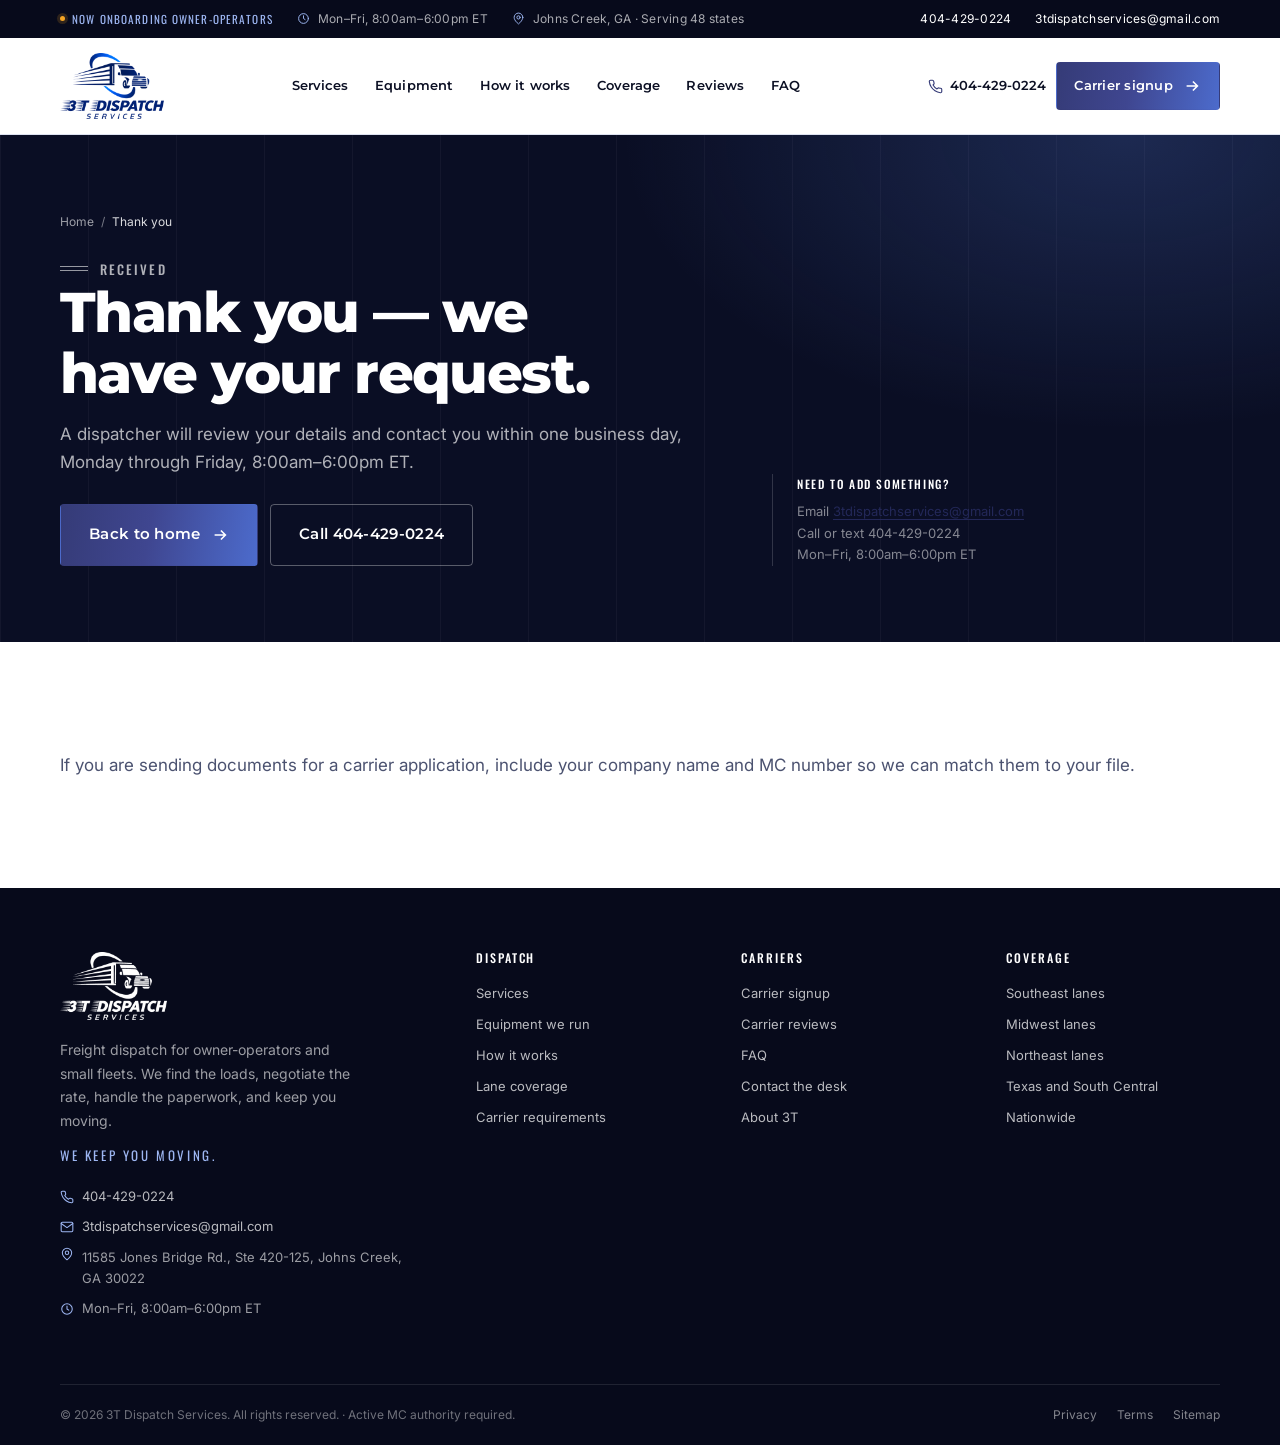
<file: thanks.html>
<!DOCTYPE html>
<html lang="en">
<head>
  <meta charset="utf-8">
  <meta name="viewport" content="width=device-width, initial-scale=1">
  <title>Thank you | 3T Dispatch Services</title>
  <meta name="description" content="Your request has been received by 3T Dispatch Services.">
  <link rel="canonical" href="https://www.3tdispatchservices.com/thanks.html">
  <meta name="robots" content="noindex, nofollow">
  <meta name="theme-color" content="#0a0e24">
  <meta property="og:type" content="website">
  <meta property="og:site_name" content="3T Dispatch Services">
  <meta property="og:title" content="Thank you | 3T Dispatch Services">
  <meta property="og:description" content="Your request has been received by 3T Dispatch Services.">
  <meta property="og:url" content="https://www.3tdispatchservices.com/thanks.html">
  <meta property="og:image" content="https://www.3tdispatchservices.com/assets/img/hero-dryvan.jpg">
  <meta name="twitter:card" content="summary_large_image">
  <meta name="twitter:title" content="Thank you | 3T Dispatch Services">
  <meta name="twitter:description" content="Your request has been received by 3T Dispatch Services.">
  <meta name="twitter:image" content="https://www.3tdispatchservices.com/assets/img/hero-dryvan.jpg">
  <link rel="icon" href="favicon.png" type="image/png">
  <link rel="apple-touch-icon" href="apple-touch-icon.png">
  <link rel="preconnect" href="https://fonts.googleapis.com">
  <link rel="preconnect" href="https://fonts.gstatic.com" crossorigin>
  <link href="https://fonts.googleapis.com/css2?family=Inter:wght@400;500;600&family=Montserrat:wght@600;700;800&family=Oswald:wght@400;500;600&display=swap" rel="stylesheet">
  <link rel="stylesheet" href="assets/css/styles.css">
  <script>document.documentElement.className += " js";</script>
  
</head>
<body data-page="thanks">
  <a class="skip-link" href="#main">Skip to content</a>
  <div class="topbar">
    <div class="container">
      <div class="topbar__meta">
        <span class="topbar__tag">Now onboarding owner-operators</span>
        <span class="topbar__item"><svg viewBox="0 0 24 24" fill="none" stroke="currentColor" stroke-width="1.8" stroke-linecap="round" stroke-linejoin="round" aria-hidden="true"><circle cx="12" cy="12" r="9"/><path d="M12 7v5l3 2"/></svg>Mon–Fri, 8:00am–6:00pm ET</span>
        <span class="topbar__item"><svg viewBox="0 0 24 24" fill="none" stroke="currentColor" stroke-width="1.8" stroke-linecap="round" stroke-linejoin="round" aria-hidden="true"><path d="M20 10c0 6-8 12-8 12s-8-6-8-12a8 8 0 0 1 16 0Z"/><circle cx="12" cy="10" r="3"/></svg>Johns Creek, GA · Serving 48 states</span>
      </div>
      <div class="topbar__meta">
        <a class="topbar__item" href="tel:+14044290224">404-429-0224</a>
        <a class="topbar__item" href="mailto:3tdispatchservices@gmail.com">3tdispatchservices@gmail.com</a>
      </div>
    </div>
  </div>
  <header class="site-header">
    <div class="container site-header__inner">
      <a class="brand" href="index.html" aria-label="3T Dispatch Services home">
        <img src="assets/img/logo.png" alt="3T Dispatch Services" width="340" height="216">
      </a>
      <nav class="nav" aria-label="Primary">
        <ul class="nav__list">
          <li class="nav__item"><a class="nav__link" href="index.html#services" data-spy="services">Services</a></li>
          <li class="nav__item"><a class="nav__link" href="index.html#equipment" data-spy="equipment">Equipment</a></li>
          <li class="nav__item"><a class="nav__link" href="index.html#how-it-works" data-spy="how-it-works">How it works</a></li>
          <li class="nav__item"><a class="nav__link" href="index.html#coverage" data-spy="coverage">Coverage</a></li>
          <li class="nav__item"><a class="nav__link" href="index.html#reviews" data-spy="reviews">Reviews</a></li>
          <li class="nav__item"><a class="nav__link" href="index.html#faq" data-spy="faq">FAQ</a></li>
        </ul>
      </nav>
      <div class="header-actions">
        <a class="header-phone" href="tel:+14044290224"><svg viewBox="0 0 24 24" fill="none" stroke="currentColor" stroke-width="1.8" stroke-linecap="round" stroke-linejoin="round" aria-hidden="true"><path d="M22 16.9v3a2 2 0 0 1-2.2 2 19.8 19.8 0 0 1-8.6-3.1 19.5 19.5 0 0 1-6-6A19.8 19.8 0 0 1 2.1 4.2 2 2 0 0 1 4.1 2h3a2 2 0 0 1 2 1.7c.1.9.3 1.8.6 2.6a2 2 0 0 1-.5 2.1L8.1 9.6a16 16 0 0 0 6.3 6.3l1.2-1.1a2 2 0 0 1 2.1-.5c.8.3 1.7.5 2.6.6a2 2 0 0 1 1.7 2Z"/></svg>404-429-0224</a>
        <a class="btn" href="carriers.html">Carrier signup
          <svg class="icon" viewBox="0 0 20 20" fill="none" stroke="currentColor" stroke-width="1.8" aria-hidden="true"><path d="M4 10h11M11 5l5 5-5 5"/></svg>
        </a>
        <button class="nav-toggle" type="button" aria-expanded="false" aria-controls="mobile-nav" aria-label="Open menu"><span></span></button>
      </div>
    </div>
  </header>
  <div class="mobile-nav" id="mobile-nav" aria-label="Mobile navigation">
    <div class="mobile-nav__head">
      <img src="assets/img/logo-white.png" alt="3T Dispatch Services" width="340" height="216">
      <button class="mobile-nav__close" type="button" aria-label="Close menu">✕</button>
    </div>
    <ul>
      <li><a href="index.html#services">Services<span>01</span></a></li>
      <li><a href="index.html#equipment">Equipment<span>02</span></a></li>
      <li><a href="index.html#how-it-works">How it works<span>03</span></a></li>
      <li><a href="index.html#coverage">Coverage<span>04</span></a></li>
      <li><a href="index.html#reviews">Reviews<span>05</span></a></li>
      <li><a href="index.html#faq">FAQ<span>06</span></a></li>
    </ul>
    <div class="mobile-nav__actions">
      <a class="btn btn--light" href="carriers.html">Carrier signup</a>
      <a class="btn btn--outline-light" href="tel:+14044290224">Call 404-429-0224</a>
    </div>
    <div class="mobile-nav__contact">
      <a href="mailto:3tdispatchservices@gmail.com">3tdispatchservices@gmail.com</a>
      <span>Mon–Fri, 8:00am–6:00pm ET</span>
    </div>
  </div>
  <div class="mobile-bar">
    <a class="btn btn--ghost" href="tel:+14044290224"><svg viewBox="0 0 24 24" fill="none" stroke="currentColor" stroke-width="1.8" stroke-linecap="round" stroke-linejoin="round" aria-hidden="true"><path d="M22 16.9v3a2 2 0 0 1-2.2 2 19.8 19.8 0 0 1-8.6-3.1 19.5 19.5 0 0 1-6-6A19.8 19.8 0 0 1 2.1 4.2 2 2 0 0 1 4.1 2h3a2 2 0 0 1 2 1.7c.1.9.3 1.8.6 2.6a2 2 0 0 1-.5 2.1L8.1 9.6a16 16 0 0 0 6.3 6.3l1.2-1.1a2 2 0 0 1 2.1-.5c.8.3 1.7.5 2.6.6a2 2 0 0 1 1.7 2Z"/></svg>Call dispatch</a>
    <a class="btn" href="carriers.html">Carrier signup</a>
  </div>
  <main id="main">
<section class="page-hero" style="padding-block:clamp(3rem,6vw,5rem)">
  <div class="container">
    <nav class="breadcrumbs" aria-label="Breadcrumb">
      <a href="index.html">Home</a><span aria-hidden="true">/</span><span aria-current="page">Thank you</span>
    </nav>
    <div class="page-hero__grid">
      <div>
        <p class="eyebrow">Received</p>
        <h1>Thank you — we have your request.</h1>
        <p>A dispatcher will review your details and contact you within one business day, Monday through Friday, 8:00am–6:00pm ET.</p>
        <div class="hero__actions" style="margin-top:1.75rem;margin-bottom:0">
          <a class="btn btn--lg" href="index.html">Back to home
            <svg class="icon" viewBox="0 0 20 20" fill="none" stroke="currentColor" stroke-width="1.8" aria-hidden="true"><path d="M4 10h11M11 5l5 5-5 5"/></svg>
          </a>
          <a class="btn btn--lg btn--outline-light" href="tel:+14044290224">Call 404-429-0224</a>
        </div>
      </div>
      <div class="page-hero__aside">
        <strong>Need to add something?</strong>
        Email <a href="mailto:3tdispatchservices@gmail.com">3tdispatchservices@gmail.com</a><br>
        Call or text 404-429-0224<br>
        Mon–Fri, 8:00am–6:00pm ET
      </div>
    </div>
  </div>
</section>
<section class="section">
  <div class="container">
    <p>If you are sending documents for a carrier application, include your company name and MC number so we can match them to your file.</p>
  </div>
</section>

  </main>
  
  <footer class="site-footer">
    <div class="container">
      <div class="footer__main">
        <div class="footer__brand">
          <img src="assets/img/logo-white.png" alt="3T Dispatch Services" width="340" height="216">
          <p>Freight dispatch for owner-operators and small fleets. We find the loads, negotiate the rate, handle the paperwork, and keep you moving.</p>
          <p class="footer__tagline">We keep you moving.</p>
          <div class="footer__contact">
            <a href="tel:+14044290224"><svg viewBox="0 0 24 24" fill="none" stroke="currentColor" stroke-width="1.8" stroke-linecap="round" stroke-linejoin="round" aria-hidden="true"><path d="M22 16.9v3a2 2 0 0 1-2.2 2 19.8 19.8 0 0 1-8.6-3.1 19.5 19.5 0 0 1-6-6A19.8 19.8 0 0 1 2.1 4.2 2 2 0 0 1 4.1 2h3a2 2 0 0 1 2 1.7c.1.9.3 1.8.6 2.6a2 2 0 0 1-.5 2.1L8.1 9.6a16 16 0 0 0 6.3 6.3l1.2-1.1a2 2 0 0 1 2.1-.5c.8.3 1.7.5 2.6.6a2 2 0 0 1 1.7 2Z"/></svg>404-429-0224</a>
            <a href="mailto:3tdispatchservices@gmail.com"><svg viewBox="0 0 24 24" fill="none" stroke="currentColor" stroke-width="1.8" stroke-linecap="round" stroke-linejoin="round" aria-hidden="true"><rect x="2" y="4" width="20" height="16" rx="2"/><path d="m2 6 10 7L22 6"/></svg>3tdispatchservices@gmail.com</a>
            <span style="display:flex;gap:.5rem;align-items:flex-start"><svg viewBox="0 0 24 24" fill="none" stroke="currentColor" stroke-width="1.8" stroke-linecap="round" stroke-linejoin="round" aria-hidden="true"><path d="M20 10c0 6-8 12-8 12s-8-6-8-12a8 8 0 0 1 16 0Z"/><circle cx="12" cy="10" r="3"/></svg><span>11585 Jones Bridge Rd., Ste 420-125, Johns Creek, GA 30022</span></span>
            <span style="display:flex;gap:.5rem;align-items:center"><svg viewBox="0 0 24 24" fill="none" stroke="currentColor" stroke-width="1.8" stroke-linecap="round" stroke-linejoin="round" aria-hidden="true"><circle cx="12" cy="12" r="9"/><path d="M12 7v5l3 2"/></svg><span>Mon–Fri, 8:00am–6:00pm ET</span></span>
          </div>
        </div>
        <div class="footer">
          <h2>Dispatch</h2>
          <ul class="footer__links">
            <li><a href="index.html#services">Services</a></li>
            <li><a href="index.html#equipment">Equipment we run</a></li>
            <li><a href="index.html#how-it-works">How it works</a></li>
            <li><a href="index.html#coverage">Lane coverage</a></li>
            <li><a href="index.html#requirements">Carrier requirements</a></li>
          </ul>
        </div>
        <div class="footer">
          <h2>Carriers</h2>
          <ul class="footer__links">
            <li><a href="carriers.html">Carrier signup</a></li>
            <li><a href="index.html#reviews">Carrier reviews</a></li>
            <li><a href="index.html#faq">FAQ</a></li>
            <li><a href="index.html#contact">Contact the desk</a></li>
            <li><a href="index.html#about">About 3T</a></li>
          </ul>
        </div>
        <div class="footer">
          <h2>Coverage</h2>
          <ul class="footer__links">
            <li><a href="index.html#coverage">Southeast lanes</a></li>
            <li><a href="index.html#coverage">Midwest lanes</a></li>
            <li><a href="index.html#coverage">Northeast lanes</a></li>
            <li><a href="index.html#coverage">Texas and South Central</a></li>
            <li><a href="index.html#coverage">Nationwide</a></li>
          </ul>
        </div>
      </div>
      <div class="footer__bottom">
        <span>© <span data-year>2026</span> 3T Dispatch Services. All rights reserved. · Active MC authority required.</span>
        <div class="footer__legal">
          <a href="privacy.html">Privacy</a>
          <a href="terms.html">Terms</a>
          <a href="sitemap.xml">Sitemap</a>
        </div>
      </div>
    </div>
  </footer>
  <iframe id="form-sink" name="form-sink" title="Form submission" aria-hidden="true" tabindex="-1" style="display:none"></iframe>
  <script src="assets/js/main.js" defer></script>
</body>
</html>
</file>
<file: assets/css/styles.css>
/* ==========================================================================
   3T Dispatch Services — Design system
   Industrial / enterprise logistics. Sharp edges, hairline structure,
   navy infrastructure palette, speed-line brand motif from the logo.
   ========================================================================== */

/* ---------- Tokens ---------- */
:root {
  /* Brand */
  --navy-950: #070a1b;
  --navy-900: #0a0e24;
  --navy-850: #0f142f;
  --navy-800: #141a3b;
  --navy-700: #232858;
  --navy: #353b77;
  --navy-600: #3f4690;
  --blue: #5780df;
  --blue-400: #6f93e8;
  --blue-300: #9db6f2;
  --blue-100: #e6edfd;
  --blue-50: #f2f6fe;

  /* Neutrals tinted toward brand */
  --ink: #0c1024;
  --body: #4b5270;
  --muted: #626984;
  --blue-text: #3b63c9;
  --line: #dde2f0;
  --line-strong: #c5ccdf;
  --surface: #f5f6fb;
  --surface-2: #eceff8;
  --white: #ffffff;

  /* Signal */
  --amber: #f5a524;
  --green: #1f9d6b;

  /* Type */
  --font-head: "Montserrat", "Helvetica Neue", Arial, sans-serif;
  --font-body: "Inter", "Helvetica Neue", Arial, sans-serif;
  --font-cond: "Oswald", "Arial Narrow", sans-serif;

  --fs-h1: clamp(2.4rem, 4.2vw, 3.8rem);
  --fs-h2: clamp(1.95rem, 3.6vw, 2.95rem);
  --fs-h3: clamp(1.2rem, 1.6vw, 1.4rem);
  --fs-lead: clamp(1.05rem, 1.25vw, 1.2rem);
  --fs-body: 1.0625rem;
  --fs-sm: 0.875rem;
  --fs-xs: 0.75rem;

  /* Space */
  --gutter: clamp(1.25rem, 4vw, 2.5rem);
  --section: clamp(4.5rem, 8.5vw, 8rem);
  --max: 1240px;

  /* Structure */
  --radius: 4px;
  --radius-lg: 8px;
  --shadow-1: 0 1px 2px rgba(12, 16, 36, 0.05), 0 8px 24px -12px rgba(12, 16, 36, 0.18);
  --shadow-2: 0 2px 4px rgba(12, 16, 36, 0.06), 0 24px 60px -24px rgba(12, 16, 36, 0.32);
  --ease: cubic-bezier(0.22, 1, 0.36, 1);
  --ease-in-out: cubic-bezier(0.65, 0, 0.35, 1);
}

/* ---------- Reset ---------- */
*,
*::before,
*::after { box-sizing: border-box; }

html { -webkit-text-size-adjust: 100%; scroll-behavior: smooth; }
section[id], div[id="contact"] { scroll-margin-top: 120px; }
@media (max-width: 1080px) { section[id], div[id="contact"] { scroll-margin-top: 84px; } }

body {
  margin: 0;
  font-family: var(--font-body);
  font-size: var(--fs-body);
  line-height: 1.65;
  color: var(--body);
  background: var(--white);
  -webkit-font-smoothing: antialiased;
  overflow-x: hidden;
}

img, svg, video { display: block; max-width: 100%; }
img { height: auto; }

h1, h2, h3, h4, h5 {
  font-family: var(--font-head);
  color: var(--ink);
  line-height: 1.08;
  letter-spacing: -0.022em;
  margin: 0 0 0.6em;
  font-weight: 700;
  text-wrap: balance;
}

p { margin: 0 0 1.1em; }
p:last-child { margin-bottom: 0; }
ul, ol { margin: 0 0 1.1em; padding-left: 1.2em; }
a { color: var(--navy-700); text-decoration-thickness: 1px; text-underline-offset: 3px; }
a:hover { color: var(--blue-text); }
strong { color: var(--ink); font-weight: 600; }
button { font: inherit; }
figure { margin: 0; }
hr { border: 0; border-top: 1px solid var(--line); margin: 0; }
[hidden] { display: none !important; }

::selection { background: var(--blue); color: #fff; }

:focus-visible {
  outline: 2px dashed var(--blue);
  outline-offset: 3px;
  border-radius: 2px;
}

.skip-link {
  position: absolute;
  left: 1rem;
  top: -100px;
  z-index: 200;
  background: var(--navy-900);
  color: #fff;
  padding: 0.75rem 1.25rem;
  border-radius: var(--radius);
  font-weight: 600;
  text-decoration: none;
  transition: top 0.2s var(--ease);
}
.skip-link:focus { top: 1rem; color: #fff; }

/* ---------- Layout ---------- */
.container {
  width: 100%;
  max-width: var(--max);
  margin-inline: auto;
  padding-inline: var(--gutter);
}

.section { padding-block: var(--section); position: relative; }
.section--tight { padding-block: clamp(3rem, 5.5vw, 5rem); }
.section--surface { background: var(--surface); }
.section--dark { background: var(--navy-900); color: rgba(255, 255, 255, 0.74); }
.section--dark h2, .section--dark h3, .section--dark h4 { color: #fff; }
.section--dark strong { color: #fff; }
.section--dark a { color: var(--blue-300); }

.grid { display: grid; gap: clamp(1.5rem, 3vw, 3rem); }
.grid-2 { grid-template-columns: repeat(2, minmax(0, 1fr)); }
.grid-3 { grid-template-columns: repeat(3, minmax(0, 1fr)); }
.grid-4 { grid-template-columns: repeat(4, minmax(0, 1fr)); }

.divider { height: 1px; background: var(--line); border: 0; }

/* ---------- Typography helpers ---------- */
.eyebrow {
  display: inline-flex;
  align-items: center;
  gap: 0.75rem;
  font-family: var(--font-cond);
  font-size: 0.8125rem;
  font-weight: 500;
  letter-spacing: 0.16em;
  text-transform: uppercase;
  color: var(--navy);
  margin: 0 0 1.15rem;
}
.eyebrow::before {
  content: "";
  width: 28px;
  height: 8px;
  flex: none;
  background-image: repeating-linear-gradient(
    to bottom,
    currentColor 0 1.5px,
    transparent 1.5px 4px
  );
  opacity: 0.85;
}
.section--dark .eyebrow { color: var(--blue-300); }

.eyebrow--num { letter-spacing: 0.12em; }

.lead {
  font-size: var(--fs-lead);
  line-height: 1.62;
  color: var(--body);
  max-width: 62ch;
}
.section--dark .lead { color: rgba(255, 255, 255, 0.7); }

.muted { color: var(--muted); }
.small { font-size: var(--fs-sm); }
.xs { font-size: var(--fs-xs); }

.section-head {
  display: grid;
  grid-template-columns: minmax(0, 1.15fr) minmax(0, 0.85fr);
  gap: clamp(1.25rem, 4vw, 4rem);
  align-items: end;
  margin-bottom: clamp(2.25rem, 4vw, 3.5rem);
}
.section-head h2 { margin-bottom: 0; max-width: 18ch; }
.section-head .lead { margin-bottom: 0.35rem; }
.section-head--center {
  grid-template-columns: 1fr;
  text-align: center;
  justify-items: center;
}
.section-head--center h2 { max-width: 22ch; }
.section-head--center .lead { max-width: 60ch; }

/* ---------- Buttons ---------- */
.btn {
  --btn-bg: linear-gradient(100deg, var(--navy) 0%, var(--navy-600) 45%, #4c6bcc 100%);
  position: relative;
  display: inline-flex;
  align-items: center;
  justify-content: center;
  gap: 0.65rem;
  padding: 0.95rem 1.4rem;
  border: 1px solid transparent;
  border-radius: var(--radius);
  background: var(--btn-bg);
  color: #fff;
  font-family: var(--font-head);
  font-size: 0.875rem;
  font-weight: 600;
  letter-spacing: 0.02em;
  text-decoration: none;
  cursor: pointer;
  transition: transform 0.2s var(--ease), box-shadow 0.2s var(--ease), background-color 0.2s var(--ease), color 0.2s var(--ease);
}
.btn:hover { color: #fff; transform: translateY(-1px); box-shadow: 0 12px 26px -14px rgba(53, 59, 119, 0.65); }
.btn:active { transform: translateY(0); }
.btn .icon { width: 18px; height: 18px; flex: none; transition: transform 0.2s var(--ease); }
.btn:hover .icon { transform: translateX(3px); }

.btn--lg { padding: 1.1rem 1.75rem; font-size: 0.9375rem; }
.btn--block { width: 100%; }

.btn--ghost {
  background: transparent;
  border-color: var(--line-strong);
  color: var(--ink);
}
.btn--ghost:hover { border-color: var(--navy); color: var(--navy); box-shadow: none; background: var(--blue-50); }

.btn--light {
  background: #fff;
  color: var(--navy-900);
}
.btn--light:hover { color: var(--navy-900); box-shadow: 0 12px 26px -14px rgba(0, 0, 0, 0.5); }

.btn--outline-light {
  background: transparent;
  border-color: rgba(255, 255, 255, 0.32);
  color: #fff;
}
.btn--outline-light:hover { border-color: #fff; background: rgba(255, 255, 255, 0.08); color: #fff; }

.btn--quiet {
  background: var(--surface);
  color: var(--ink);
  border-color: var(--line);
}
.btn--quiet:hover { background: var(--blue-50); color: var(--navy); border-color: var(--blue-300); }

.link-arrow {
  display: inline-flex;
  align-items: center;
  gap: 0.5rem;
  font-family: var(--font-head);
  font-size: 0.875rem;
  font-weight: 600;
  color: var(--navy);
  text-decoration: none;
  border-bottom: 1px solid var(--line-strong);
  padding-bottom: 0.25rem;
  transition: gap 0.2s var(--ease), border-color 0.2s var(--ease);
}
.link-arrow::after { content: "→"; transition: transform 0.2s var(--ease); }
.link-arrow:hover { gap: 0.75rem; border-color: var(--navy); }
.section--dark .link-arrow { color: #fff; border-color: rgba(255, 255, 255, 0.25); }

/* ---------- Header ---------- */
.topbar {
  background: var(--navy-950);
  color: rgba(255, 255, 255, 0.66);
  font-size: 0.75rem;
  letter-spacing: 0.02em;
}
.topbar .container {
  display: flex;
  align-items: center;
  justify-content: space-between;
  gap: 1rem;
  min-height: 38px;
}
.topbar__meta { display: flex; align-items: center; gap: 1.5rem; flex-wrap: wrap; }
.topbar__item { display: inline-flex; align-items: center; gap: 0.5rem; }
.topbar__item svg { width: 13px; height: 13px; color: var(--blue-300); }
.topbar a { color: #fff; text-decoration: none; }
.topbar a:hover { color: var(--blue-300); }
.topbar__tag {
  display: inline-flex;
  align-items: center;
  gap: 0.45rem;
  color: var(--blue-300);
  font-family: var(--font-cond);
  letter-spacing: 0.1em;
  text-transform: uppercase;
  font-size: 0.7rem;
}
.topbar__tag::before {
  content: "";
  width: 5px; height: 5px; border-radius: 50%;
  background: var(--amber);
  box-shadow: 0 0 0 3px rgba(245, 165, 36, 0.16);
}

.site-header {
  position: sticky;
  overflow-x: clip;
  top: 0;
  z-index: 100;
  background: rgba(255, 255, 255, 0.96);
  backdrop-filter: blur(10px);
  border-bottom: 1px solid var(--line);
  transition: box-shadow 0.25s var(--ease);
}
.site-header.is-stuck { box-shadow: 0 10px 30px -22px rgba(12, 16, 36, 0.55); }
.site-header__inner {
  display: flex;
  align-items: center;
  justify-content: space-between;
  gap: 1.5rem;
  min-height: 96px;
}
/* Client logo lockup, shown exactly as supplied */
.brand { display: inline-flex; align-items: center; text-decoration: none; flex: none; }
.brand img { height: 66px; width: auto; display: block; }
.brand:hover { opacity: 0.92; }
@media (max-width: 1080px) {
  .brand img { height: 54px; }
}

.nav { display: flex; align-items: center; }
.nav__list { display: flex; align-items: center; gap: 0.1rem; list-style: none; margin: 0; padding: 0; }
.nav__item { position: relative; }
.nav__link {
  display: inline-flex;
  align-items: center;
  gap: 0.3rem;
  padding: 0.6rem 0.78rem;
  border: 0;
  border-radius: var(--radius);
  background: none;
  color: var(--ink);
  font-family: var(--font-head);
  font-size: 0.8125rem;
  font-weight: 600;
  letter-spacing: 0.01em;
  text-decoration: none;
  cursor: pointer;
  white-space: nowrap;
}
.nav__link:hover { color: var(--navy); background: var(--surface); }
.nav__link[aria-current="page"],
.nav__link.is-active { color: var(--navy); }
.nav__link[aria-current="page"]::after,
.nav__link.is-active::after {
  content: "";
  position: absolute;
  left: 0.78rem;
  right: 0.78rem;
  bottom: -1px;
  height: 2px;
  background: var(--navy);
}
.nav__link .chev { width: 10px; height: 10px; transition: transform 0.2s var(--ease); }
.nav__item.is-open .chev { transform: rotate(180deg); }

.nav__panel {
  position: absolute;
  top: calc(100% + 10px);
  left: -0.75rem;
  min-width: 268px;
  padding: 0.5rem;
  background: #fff;
  border: 1px solid var(--line);
  border-radius: var(--radius-lg);
  box-shadow: var(--shadow-2);
  opacity: 0;
  visibility: hidden;
  transform: translateY(-6px);
  transition: opacity 0.2s var(--ease), transform 0.2s var(--ease), visibility 0.2s;
}
.nav__item.is-open .nav__panel { opacity: 1; visibility: visible; transform: none; }
.nav__panel a {
  display: flex;
  align-items: baseline;
  justify-content: space-between;
  gap: 1rem;
  padding: 0.65rem 0.75rem;
  border-radius: var(--radius);
  color: var(--ink);
  text-decoration: none;
  font-size: 0.875rem;
  font-weight: 500;
}
.nav__panel a span { color: var(--muted); font-size: 0.75rem; font-weight: 400; }
.nav__panel a:hover { background: var(--blue-50); color: var(--navy); }
.nav__panel-note {
  margin: 0.5rem 0.25rem 0.25rem;
  padding: 0.7rem 0.6rem 0.35rem;
  border-top: 1px solid var(--line);
  font-size: 0.75rem;
  color: var(--muted);
}

.header-actions { display: flex; align-items: center; gap: 0.6rem; flex: none; }
.mobile-bar svg, .footer__contact svg { flex: none; }
.mobile-bar .btn svg { width: 16px; height: 16px; }
.header-phone {
  display: inline-flex;
  align-items: center;
  gap: 0.45rem;
  font-family: var(--font-head);
  font-size: 0.8125rem;
  font-weight: 600;
  color: var(--ink);
  text-decoration: none;
  white-space: nowrap;
}
.header-phone svg { width: 15px; height: 15px; color: var(--navy); }
.header-phone:hover { color: var(--navy); }
.header-actions .btn { padding: 0.75rem 1.1rem; font-size: 0.8125rem; }

.nav-toggle {
  display: none;
  width: 44px;
  height: 44px;
  align-items: center;
  justify-content: center;
  border: 1px solid var(--line);
  border-radius: var(--radius);
  background: #fff;
  cursor: pointer;
}
.nav-toggle span {
  position: relative;
  display: block;
  width: 20px;
  height: 2px;
  background: var(--ink);
  transition: background 0.2s;
}
.nav-toggle span::before,
.nav-toggle span::after {
  content: "";
  position: absolute;
  left: 0;
  width: 20px;
  height: 2px;
  background: var(--ink);
  transition: transform 0.25s var(--ease), top 0.25s var(--ease);
}
.nav-toggle span::before { top: -6px; }
.nav-toggle span::after { top: 6px; }
.nav-toggle[aria-expanded="true"] span { background: transparent; }
.nav-toggle[aria-expanded="true"] span::before { top: 0; transform: rotate(45deg); }
.nav-toggle[aria-expanded="true"] span::after { top: 0; transform: rotate(-45deg); }

/* ---------- Hero ---------- */
.hero {
  position: relative;
  background: var(--navy-900);
  color: rgba(255, 255, 255, 0.72);
  overflow: hidden;
  isolation: isolate;
}
.hero::before {
  content: "";
  position: absolute;
  inset: 0;
  background:
    radial-gradient(900px 520px at 82% 18%, rgba(87, 128, 223, 0.22), transparent 70%),
    linear-gradient(90deg, rgba(255,255,255,0.045) 1px, transparent 1px) 0 0 / 88px 88px,
    linear-gradient(0deg, rgba(255,255,255,0.035) 1px, transparent 1px) 0 0 / 88px 88px;
  mask-image: linear-gradient(to bottom, #000 55%, rgba(0,0,0,0.25));
  z-index: -1;
}
.hero__grid {
  display: grid;
  grid-template-columns: minmax(0, 1.02fr) minmax(0, 0.98fr);
  gap: clamp(2rem, 5vw, 4.5rem);
  align-items: center;
  padding-block: clamp(3.5rem, 6vw, 6rem);
}
.hero__copy { max-width: 38rem; }
.hero-badge {
  display: inline-flex;
  align-items: center;
  gap: 0.6rem;
  padding: 0.45rem 0.8rem 0.45rem 0.6rem;
  border: 1px solid rgba(157, 182, 242, 0.28);
  border-radius: 999px;
  background: rgba(87, 128, 223, 0.1);
  color: var(--blue-300);
  font-size: 0.75rem;
  letter-spacing: 0.03em;
  margin-bottom: 1.5rem;
}
.hero-badge .dot {
  width: 6px; height: 6px; border-radius: 50%;
  background: var(--amber);
  box-shadow: 0 0 0 4px rgba(245, 165, 36, 0.14);
  animation: pulse 2.6s var(--ease-in-out) infinite;
}
@keyframes pulse {
  0%, 100% { box-shadow: 0 0 0 3px rgba(245, 165, 36, 0.14); }
  50% { box-shadow: 0 0 0 6px rgba(245, 165, 36, 0.05); }
}

.hero h1 {
  color: #fff;
  font-size: var(--fs-h1);
  font-weight: 800;
  letter-spacing: -0.03em;
  line-height: 1.02;
  margin-bottom: 1.25rem;
}
.hero h1 .accent { color: var(--blue-300); }
.hero__lead {
  font-size: clamp(1.02rem, 1.3vw, 1.14rem);
  line-height: 1.65;
  color: rgba(255, 255, 255, 0.7);
  max-width: 54ch;
  margin-bottom: 1.9rem;
}
.hero__actions { display: flex; flex-wrap: wrap; gap: 0.75rem; margin-bottom: 2.6rem; }

.hero__proof {
  display: grid;
  grid-template-columns: repeat(4, minmax(0, 1fr));
  gap: 0.75rem;
  border-top: 1px solid rgba(255, 255, 255, 0.12);
  padding-top: 1.3rem;
}
.hero__proof div { font-size: 0.75rem; line-height: 1.4; color: rgba(255,255,255,0.55); }
.hero__proof strong {
  display: block;
  color: #fff;
  font-family: var(--font-head);
  font-size: 0.8125rem;
  font-weight: 600;
  margin-bottom: 0.15rem;
}

.hero__media { position: relative; padding-bottom: 2.5rem; }
.hero__frame {
  position: relative;
  border: 1px solid rgba(255, 255, 255, 0.16);
  border-radius: var(--radius-lg);
  overflow: hidden;
  box-shadow: 0 40px 90px -40px rgba(0, 0, 0, 0.75);
}
.hero__frame img { width: 100%; height: clamp(340px, 40vw, 480px); object-fit: cover; }
.hero__frame::after {
  content: "";
  position: absolute;
  inset: 0;
  background: linear-gradient(180deg, rgba(10, 14, 36, 0.05) 30%, rgba(10, 14, 36, 0.55));
}
.hero__frame-tag {
  position: absolute;
  top: 1rem;
  left: 1rem;
  z-index: 2;
  display: inline-flex;
  align-items: center;
  gap: 0.5rem;
  padding: 0.4rem 0.65rem;
  background: rgba(10, 14, 36, 0.78);
  border: 1px solid rgba(255, 255, 255, 0.16);
  border-radius: 3px;
  color: #fff;
  font-family: var(--font-cond);
  font-size: 0.7rem;
  letter-spacing: 0.14em;
  text-transform: uppercase;
  backdrop-filter: blur(6px);
}
.hero__frame-tag::before { content: ""; width: 5px; height: 5px; border-radius: 50%; background: var(--amber); }

/* Dispatch board — proof object */
.board {
  position: relative;
  z-index: 3;
  width: min(430px, 92%);
  margin: -3.5rem 0 0 auto;
  background: #fff;
  border: 1px solid var(--line);
  border-radius: var(--radius-lg);
  box-shadow: 0 30px 70px -30px rgba(4, 8, 24, 0.65);
  overflow: hidden;
  color: var(--ink);
  text-align: left;
}
.board__head {
  display: flex;
  align-items: center;
  justify-content: space-between;
  gap: 0.75rem;
  padding: 0.8rem 1rem;
  border-bottom: 1px solid var(--line);
  background: var(--surface);
}
.board__title {
  display: flex; align-items: center; gap: 0.45rem;
  font-family: var(--font-cond);
  font-size: 0.72rem;
  letter-spacing: 0.14em;
  text-transform: uppercase;
  color: var(--ink);
}
.board__title .dot { width: 6px; height: 6px; border-radius: 50%; background: var(--green); box-shadow: 0 0 0 3px rgba(31,157,107,0.14); }
.board__meta { font-size: 0.6875rem; color: var(--muted); font-variant-numeric: tabular-nums; }
.board__rows { display: grid; }
.board__row {
  display: grid;
  grid-template-columns: 1fr auto;
  gap: 0.35rem 0.75rem;
  padding: 0.7rem 1rem;
  border-bottom: 1px solid var(--line);
}
.board__row:last-child { border-bottom: 0; }
.board__lane {
  display: flex; align-items: center; gap: 0.4rem;
  font-family: var(--font-head);
  font-size: 0.8125rem;
  font-weight: 700;
  color: var(--ink);
  letter-spacing: -0.01em;
}
.board__lane .arrow { color: var(--blue); font-weight: 500; }
.board__sub { grid-column: 1; display: flex; gap: 0.4rem; align-items: center; font-size: 0.6875rem; color: var(--muted); }
.board__rate { grid-row: 1 / span 2; grid-column: 2; text-align: right; align-self: center; }
.board__rate b { display: block; font-family: var(--font-head); font-size: 0.875rem; color: var(--ink); font-variant-numeric: tabular-nums; }
.board__rate span { font-size: 0.6875rem; color: var(--muted); font-variant-numeric: tabular-nums; }
.chip {
  display: inline-flex;
  align-items: center;
  padding: 0.18rem 0.42rem;
  border-radius: 2px;
  background: var(--surface-2);
  color: var(--navy-700);
  font-size: 0.625rem;
  font-weight: 600;
  letter-spacing: 0.06em;
  text-transform: uppercase;
  white-space: nowrap;
}
.chip--green { background: rgba(31, 157, 107, 0.1); color: #14764f; }
.chip--amber { background: rgba(245, 165, 36, 0.14); color: #8a5a06; }
.board__foot {
  display: flex; align-items: center; justify-content: space-between; gap: 0.5rem;
  padding: 0.6rem 1rem;
  border-top: 1px solid var(--line);
  background: var(--surface);
  font-size: 0.6875rem;
  color: var(--muted);
}
.board__foot strong { color: var(--navy-700); font-weight: 600; }

/* ---------- Ticker ---------- */
.ticker {
  background: var(--navy);
  color: #fff;
  overflow: hidden;
  border-block: 1px solid rgba(255, 255, 255, 0.1);
}
.ticker__track {
  display: flex;
  width: max-content;
  animation: ticker 42s linear infinite;
}
.ticker:hover .ticker__track { animation-play-state: paused; }
.ticker__group { display: flex; align-items: center; flex: none; }
.ticker__item {
  display: inline-flex;
  align-items: center;
  gap: 1.5rem;
  padding: 0.85rem 1.5rem;
  font-family: var(--font-cond);
  font-size: 0.8125rem;
  letter-spacing: 0.16em;
  text-transform: uppercase;
  white-space: nowrap;
  color: rgba(255, 255, 255, 0.82);
}
.ticker__item::after {
  content: "";
  width: 5px; height: 5px;
  background: var(--blue-300);
  transform: rotate(45deg);
  opacity: 0.7;
}
@keyframes ticker {
  from { transform: translateX(0); }
  to { transform: translateX(-50%); }
}

/* ---------- Stats strip ---------- */
.stats {
  display: grid;
  grid-template-columns: repeat(4, minmax(0, 1fr));
  border-top: 1px solid var(--line);
  border-bottom: 1px solid var(--line);
}
.stat {
  padding: 1.75rem clamp(1rem, 2.2vw, 2rem);
  border-right: 1px solid var(--line);
}
.stat:last-child { border-right: 0; }
.stat__num {
  font-family: var(--font-cond);
  font-size: clamp(2rem, 3.6vw, 2.9rem);
  font-weight: 500;
  line-height: 1;
  color: var(--navy);
  letter-spacing: -0.01em;
  display: flex;
  align-items: baseline;
  gap: 0.15rem;
}
.stat__num small { font-size: 1.1rem; color: var(--muted); font-family: var(--font-body); font-weight: 500; }
.stat__label { font-size: 0.8125rem; color: var(--muted); margin-top: 0.45rem; line-height: 1.4; }
.section--dark .stats { border-color: rgba(255, 255, 255, 0.14); }
.section--dark .stat { border-color: rgba(255, 255, 255, 0.14); }
.section--dark .stat__num { color: #fff; }
.section--dark .stat__label { color: rgba(255, 255, 255, 0.6); }

/* ---------- Cards / feature blocks ---------- */
.card {
  background: #fff;
  border: 1px solid var(--line);
  border-radius: var(--radius-lg);
  padding: clamp(1.4rem, 2.4vw, 2rem);
}
.card--flush { padding: 0; overflow: hidden; }
.card h3 { font-size: var(--fs-h3); margin-bottom: 0.5rem; }
.card p:last-child { margin-bottom: 0; }

.feature {
  display: grid;
  grid-template-columns: auto 1fr;
  gap: 1rem;
  padding-top: 1.35rem;
  border-top: 1px solid var(--line);
}
.feature__icon {
  width: 38px; height: 38px;
  display: grid; place-items: center;
  border: 1px solid var(--line);
  border-radius: var(--radius);
  background: var(--surface);
  color: var(--navy);
}
.feature__icon svg { width: 18px; height: 18px; }
.feature h3 { font-size: 1rem; margin-bottom: 0.35rem; letter-spacing: -0.01em; }
.feature p { font-size: 0.875rem; line-height: 1.55; color: var(--muted); margin: 0; }
.section--dark .feature { border-color: rgba(255,255,255,0.12); }
.section--dark .feature__icon { background: rgba(255,255,255,0.05); border-color: rgba(255,255,255,0.14); color: var(--blue-300); }

/* ---------- Services tabs ---------- */
.equipment { background: var(--white); }
.equip-tabs {
  display: flex;
  gap: 0.35rem;
  border-bottom: 1px solid var(--line);
  margin-bottom: clamp(1.5rem, 3vw, 2.25rem);
  overflow-x: auto;
  scrollbar-width: none;
}
.equip-tabs::-webkit-scrollbar { display: none; }
.equip-tab {
  position: relative;
  border: 0;
  background: none;
  padding: 0.85rem 1.1rem;
  color: var(--muted);
  font-family: var(--font-head);
  font-size: 0.875rem;
  font-weight: 600;
  white-space: nowrap;
  cursor: pointer;
  border-bottom: 2px solid transparent;
  margin-bottom: -1px;
}
.equip-tab .num { font-family: var(--font-cond); font-size: 0.7rem; color: var(--blue-text); margin-right: 0.4rem; letter-spacing: 0.06em; }
.equip-tab:hover { color: var(--ink); }
.equip-tab[aria-selected="true"] { color: var(--navy); border-bottom-color: var(--navy); }

.equip-panel { display: grid; grid-template-columns: minmax(0, 1.05fr) minmax(0, 0.95fr); gap: clamp(1.5rem, 4vw, 3.5rem); align-items: start; }
html.js .equip-panel { display: none; }
.equip-panel.is-active { display: grid; grid-template-columns: minmax(0, 1.05fr) minmax(0, 0.95fr); gap: clamp(1.5rem, 4vw, 3.5rem); align-items: start; animation: fade-up 0.45s var(--ease) both; }
@keyframes fade-up { from { opacity: 0; transform: translateY(10px); } to { opacity: 1; transform: none; } }

.equip-media { position: relative; border-radius: var(--radius-lg); overflow: hidden; border: 1px solid var(--line); }
.equip-media img { width: 100%; height: clamp(320px, 34vw, 440px); object-fit: cover; }
.equip-media__tag {
  position: absolute; left: 0; bottom: 0;
  display: flex; align-items: center; gap: 0.75rem;
  background: var(--navy-900);
  color: #fff;
  padding: 0.7rem 1rem;
  font-family: var(--font-cond);
  font-size: 0.72rem;
  letter-spacing: 0.12em;
  text-transform: uppercase;
}
.equip-media__tag span { color: var(--blue-300); }
.equip-body h3 { font-size: clamp(1.5rem, 2.6vw, 2rem); margin-bottom: 0.6rem; }
.equip-body > p { max-width: 52ch; }
.equip-list { list-style: none; padding: 0; margin: 1.35rem 0 1.6rem; display: grid; gap: 0.6rem; }
.equip-list li { position: relative; padding-left: 1.5rem; font-size: 0.9375rem; }
.equip-list li::before {
  content: "";
  position: absolute; left: 0; top: 0.55em;
  width: 7px; height: 7px;
  border: 1.5px solid var(--blue);
  transform: rotate(45deg);
}
.equip-meta { display: flex; flex-wrap: wrap; gap: 0.5rem; margin-bottom: 1.5rem; }
.equip-meta .chip { background: var(--surface); border: 1px solid var(--line); color: var(--body); font-size: 0.6875rem; }

/* ---------- Process ---------- */
.process__grid {
  display: grid;
  grid-template-columns: minmax(0, 0.85fr) minmax(0, 1.15fr);
  gap: clamp(2rem, 5vw, 5rem);
  align-items: start;
}
.process__intro { position: sticky; top: 128px; align-self: start; }
.process__intro h2 { max-width: 14ch; }
.steps { position: relative; display: grid; gap: 0; }
.steps::before {
  content: "";
  position: absolute;
  left: 23px; top: 12px; bottom: 12px;
  width: 1px;
  background: var(--line);
}
.step { position: relative; display: grid; grid-template-columns: 48px 1fr; gap: 1.35rem; padding: 0 0 2rem; }
.step:last-child { padding-bottom: 0; }
.step__num {
  position: relative; z-index: 1;
  width: 48px; height: 48px;
  display: grid; place-items: center;
  background: #fff;
  border: 1px solid var(--line-strong);
  border-radius: 50%;
  font-family: var(--font-cond);
  font-size: 0.875rem;
  letter-spacing: 0.04em;
  color: var(--navy);
  transition: background 0.3s var(--ease), color 0.3s var(--ease), border-color 0.3s var(--ease);
}
.step.is-visible .step__num { background: var(--navy); border-color: var(--navy); color: #fff; }
.step__body { padding-top: 0.4rem; }
.step__body h3 { font-size: 1.125rem; margin-bottom: 0.4rem; }
.step__body p { font-size: 0.9375rem; color: var(--muted); max-width: 52ch; margin: 0; }
.step__meta {
  display: inline-block;
  margin-top: 0.7rem;
  font-family: var(--font-cond);
  font-size: 0.7rem;
  letter-spacing: 0.12em;
  text-transform: uppercase;
  color: var(--blue-text);
}

/* ---------- Split feature ---------- */
.split {
  display: grid;
  grid-template-columns: repeat(2, minmax(0, 1fr));
  gap: clamp(2rem, 5vw, 4.5rem);
  align-items: center;
}
.split__media { position: relative; }
.split__media img { width: 100%; border-radius: var(--radius-lg); }
.split__media--frame {
  padding: 0.6rem;
  border: 1px solid rgba(255, 255, 255, 0.14);
  border-radius: calc(var(--radius-lg) + 4px);
}
.split__media--frame img { border-radius: var(--radius-lg); }
.split__caption {
  position: absolute;
  right: -0.75rem;
  bottom: 1.5rem;
  background: var(--navy-900);
  border: 1px solid rgba(255, 255, 255, 0.16);
  color: #fff;
  padding: 0.75rem 1rem;
  border-radius: var(--radius);
  font-size: 0.75rem;
  line-height: 1.4;
  max-width: 220px;
}
.split__caption strong { display: block; font-family: var(--font-cond); letter-spacing: 0.1em; font-size: 0.68rem; text-transform: uppercase; color: var(--blue-300); margin-bottom: 0.2rem; }
.section:not(.section--dark) .split__caption { background: #fff; color: var(--body); border-color: var(--line); box-shadow: var(--shadow-2); }
.section:not(.section--dark) .split__caption strong { color: var(--navy); }

.checklist { list-style: none; padding: 0; margin: 1.5rem 0 1.75rem; display: grid; gap: 0.85rem; }
.checklist li { position: relative; padding-left: 1.9rem; font-size: 0.9375rem; line-height: 1.55; }
.checklist li::before {
  content: "";
  position: absolute; left: 0; top: 0.15em;
  width: 20px; height: 20px;
  border-radius: 50%;
  background: var(--blue-100) url("data:image/svg+xml,%3Csvg xmlns='http://www.w3.org/2000/svg' viewBox='0 0 20 20' fill='none' stroke='%23353b77' stroke-width='2' stroke-linecap='round' stroke-linejoin='round'%3E%3Cpath d='M5.5 10.5l3 3 6-6.5'/%3E%3C/svg%3E") center / 13px no-repeat;
}
.checklist--no li::before {
  background: #fdf0ee url("data:image/svg+xml,%3Csvg xmlns='http://www.w3.org/2000/svg' viewBox='0 0 20 20' fill='none' stroke='%23a33a2b' stroke-width='2' stroke-linecap='round'%3E%3Cpath d='M6 6l8 8M14 6l-8 8'/%3E%3C/svg%3E") center / 11px no-repeat;
}
.section--dark .checklist li::before { background-color: rgba(87, 128, 223, 0.2); background-image: url("data:image/svg+xml,%3Csvg xmlns='http://www.w3.org/2000/svg' viewBox='0 0 20 20' fill='none' stroke='%239db6f2' stroke-width='2' stroke-linecap='round' stroke-linejoin='round'%3E%3Cpath d='M5.5 10.5l3 3 6-6.5'/%3E%3C/svg%3E"); }

/* ---------- Coverage / lanes ---------- */
.coverage { background: var(--surface); }
.filters { display: flex; flex-wrap: wrap; gap: 0.4rem; margin-bottom: 1.75rem; }
.filter {
  border: 1px solid var(--line-strong);
  background: #fff;
  color: var(--body);
  border-radius: 2px;
  padding: 0.5rem 0.8rem;
  font-family: var(--font-head);
  font-size: 0.75rem;
  font-weight: 600;
  cursor: pointer;
  transition: all 0.2s var(--ease);
}
.filter:hover { border-color: var(--navy); color: var(--navy); }
.filter[aria-pressed="true"] { background: var(--navy); border-color: var(--navy); color: #fff; }

.lanes { display: grid; grid-template-columns: repeat(2, minmax(0, 1fr)); gap: 0.75rem; }
.lane {
  display: grid;
  grid-template-columns: 1fr auto;
  gap: 0.35rem 1rem;
  align-items: center;
  background: #fff;
  border: 1px solid var(--line);
  border-radius: var(--radius);
  padding: 1rem 1.1rem;
  transition: border-color 0.2s var(--ease), transform 0.2s var(--ease), box-shadow 0.2s var(--ease);
}
.lane:hover { border-color: var(--blue-300); transform: translateY(-2px); box-shadow: var(--shadow-1); }
.lane__route { display: flex; align-items: center; gap: 0.5rem; font-family: var(--font-head); font-size: 0.875rem; font-weight: 600; color: var(--ink); }
.lane__route .arrow { color: var(--blue); }
.lane__sub { grid-column: 1; display: flex; align-items: center; gap: 0.5rem; font-size: 0.75rem; color: var(--muted); }
.lane__num { grid-column: 2; grid-row: 1 / span 2; font-family: var(--font-cond); font-size: 0.8rem; letter-spacing: 0.04em; color: var(--navy); white-space: nowrap; }
.lane.is-hidden { display: none; }

.coverage__note { margin-top: 1.25rem; font-size: 0.75rem; color: var(--muted); display: flex; gap: 0.5rem; align-items: flex-start; }
.coverage__note svg { width: 14px; height: 14px; flex: none; margin-top: 0.2rem; color: var(--muted); }

/* ---------- Reviews ---------- */
.reviews { background: var(--navy-900); color: rgba(255,255,255,0.7); overflow: hidden; }
.reviews h2, .reviews h3 { color: #fff; }
.reviews .eyebrow { color: var(--blue-300); }
.reviews .link-arrow { color: #fff; border-color: rgba(255,255,255,0.25); }
.reviews__head { display: flex; align-items: flex-end; justify-content: space-between; gap: 2rem; margin-bottom: 2.5rem; flex-wrap: wrap; }
.reviews__score { display: flex; align-items: center; gap: 0.75rem; }
.reviews__score b { font-family: var(--font-cond); font-size: 2.2rem; font-weight: 500; color: #fff; line-height: 1; }
.stars { display: inline-flex; gap: 2px; color: var(--amber); }
.stars svg { width: 15px; height: 15px; }
.reviews__score span { font-size: 0.75rem; color: rgba(255,255,255,0.55); }

.quote-grid { display: grid; grid-template-columns: repeat(3, minmax(0, 1fr)); gap: 1rem; }
.quote-card {
  position: relative;
  display: flex;
  flex-direction: column;
  gap: 1rem;
  background: rgba(255, 255, 255, 0.04);
  border: 1px solid rgba(255, 255, 255, 0.1);
  border-radius: var(--radius-lg);
  padding: 1.6rem;
  transition: background 0.25s var(--ease), border-color 0.25s var(--ease), transform 0.25s var(--ease);
}
.quote-card:hover { background: rgba(255, 255, 255, 0.06); border-color: rgba(157,182,242,0.35); transform: translateY(-3px); }
.quote-card blockquote { margin: 0; font-size: 0.9375rem; line-height: 1.65; color: rgba(255,255,255,0.82); }
.quote-card figcaption { margin-top: auto; display: flex; align-items: center; gap: 0.75rem; padding-top: 0.5rem; }
.avatar {
  width: 36px; height: 36px;
  flex: none;
  display: grid; place-items: center;
  border-radius: 50%;
  background: var(--navy-700);
  border: 1px solid rgba(255,255,255,0.14);
  color: var(--blue-300);
  font-family: var(--font-head);
  font-size: 0.75rem;
  font-weight: 700;
}
.quote-card figcaption div { font-size: 0.75rem; color: rgba(255,255,255,0.55); line-height: 1.4; }
.quote-card figcaption strong { display: block; color: #fff; font-size: 0.8125rem; font-weight: 600; }
.quote-mark { color: var(--blue); opacity: 0.5; }
.quote-mark svg { width: 24px; height: 24px; }


/* ---------- Dispatch support grid ---------- */
.support-grid { display: grid; grid-template-columns: repeat(2, minmax(0, 1fr)); gap: 1px; background: var(--line); border: 1px solid var(--line); border-radius: var(--radius-lg); overflow: hidden; }
.support-item { background: #fff; padding: clamp(1.35rem, 2.4vw, 1.9rem); display: grid; grid-template-columns: auto 1fr; gap: 1rem; align-items: start; }
.support-item__icon { width: 34px; height: 34px; flex: none; display: grid; place-items: center; border: 1px solid var(--line); border-radius: var(--radius); color: var(--navy); background: var(--surface); }
.support-item__icon svg { width: 17px; height: 17px; }
.support-item h3 { font-size: 0.9875rem; margin-bottom: 0.3rem; }
.support-item p { font-size: 0.875rem; color: var(--muted); margin: 0; line-height: 1.55; }
@media (max-width: 820px) { .support-grid { grid-template-columns: 1fr; } }

/* ---------- FAQ ---------- */
.faq-split { display: grid; grid-template-columns: minmax(0, 1.05fr) minmax(0, 0.95fr); gap: clamp(2rem, 5vw, 4.5rem); align-items: start; }
.faq-split__form { position: sticky; top: 110px; }
.faq { display: grid; gap: 0; border-top: 1px solid var(--line); }
.faq__item { border-bottom: 1px solid var(--line); }
.faq__q {
  width: 100%;
  display: flex;
  align-items: center;
  justify-content: space-between;
  gap: 1.5rem;
  padding: 1.2rem 0;
  border: 0;
  background: none;
  text-align: left;
  cursor: pointer;
  font-family: var(--font-head);
  font-size: 0.9875rem;
  font-weight: 600;
  color: var(--ink);
  letter-spacing: -0.01em;
}
.faq__q:hover { color: var(--navy); }
.faq__icon { position: relative; flex: none; width: 18px; height: 18px; }
.faq__icon::before,
.faq__icon::after {
  content: "";
  position: absolute;
  background: var(--navy);
  transition: transform 0.25s var(--ease), opacity 0.25s;
}
.faq__icon::before { left: 0; top: 8px; width: 18px; height: 1.5px; }
.faq__icon::after { left: 8px; top: 0; width: 1.5px; height: 18px; }
.faq__q[aria-expanded="true"] .faq__icon::after { transform: scaleY(0); opacity: 0; }
.faq__a { overflow: hidden; transition: height 0.3s var(--ease); }
html.js .faq__a { height: 0; }
.faq__a > div { padding: 0 2.5rem 1.35rem 0; font-size: 0.9375rem; color: var(--muted); line-height: 1.65; }
.faq__a p:last-child { margin-bottom: 0; }

/* ---------- Forms ---------- */
.form { display: grid; gap: 1rem; }
.form__row { display: grid; grid-template-columns: 1fr 1fr; gap: 1rem; }
.field { display: grid; gap: 0.4rem; }
.field label {
  font-family: var(--font-head);
  font-size: 0.75rem;
  font-weight: 600;
  letter-spacing: 0.02em;
  color: var(--ink);
}
.field label .req { color: var(--blue); }
.field input,
.field select,
.field textarea {
  width: 100%;
  min-height: 46px;
  padding: 0.7rem 0.85rem;
  border: 1px solid var(--line-strong);
  border-radius: var(--radius);
  background-color: #fff;
  color: var(--ink);
  font-family: var(--font-body);
  font-size: 0.9375rem;
  transition: border-color 0.2s var(--ease), box-shadow 0.2s var(--ease);
}
.field select {
  appearance: none;
  -webkit-appearance: none;
  padding-right: 2.4rem;
  background-image: url("data:image/svg+xml,%3Csvg xmlns='http://www.w3.org/2000/svg' viewBox='0 0 12 12' fill='none' stroke='%23353b77' stroke-width='1.8'%3E%3Cpath d='m2 4 4 4 4-4'/%3E%3C/svg%3E");
  background-repeat: no-repeat;
  background-position: right 0.9rem center;
  background-size: 11px 11px;
}
.field textarea { min-height: 96px; resize: vertical; }
.field input::placeholder,
.field textarea::placeholder { color: #a2a8bd; }
.field input:hover,
.field select:hover,
.field textarea:hover { border-color: #aab2ca; }
.field input:focus,
.field select:focus,
.field textarea:focus { outline: none; border-color: var(--navy); box-shadow: 0 0 0 3px rgba(87, 128, 223, 0.16); }
.field input[aria-invalid="true"],
.field select[aria-invalid="true"],
.field textarea[aria-invalid="true"] { border-color: #c0392b; box-shadow: 0 0 0 3px rgba(192, 57, 43, 0.1); }
.field__hint { font-size: 0.6875rem; color: var(--muted); line-height: 1.4; }
.field__error { display: none; font-size: 0.75rem; color: #b13124; line-height: 1.4; }
.field.has-error .field__error { display: block; }
.form__note { font-size: 0.75rem; color: var(--muted); line-height: 1.5; display: flex; gap: 0.5rem; align-items: flex-start; }
.form__note svg { width: 14px; height: 14px; flex: none; margin-top: 0.2rem; }
.form__status { display: none; padding: 0.75rem 0.9rem; border-radius: var(--radius); font-size: 0.8125rem; line-height: 1.5; }
.form__status.is-visible { display: block; }
.form__status--error { background: #fdf1ef; border: 1px solid #f2cdc7; color: #8f2a1e; }
.form__status--ok { background: #eef9f4; border: 1px solid #bfe6d5; color: #12684a; }
.hp { position: absolute !important; left: -9999px; opacity: 0; height: 0; overflow: hidden; }

.quote-panel {
  background: var(--navy-900);
  color: rgba(255,255,255,0.72);
  border-radius: var(--radius-lg);
  padding: clamp(1.5rem, 3vw, 2.25rem);
  position: relative;
  overflow: hidden;
}
.quote-panel::before {
  content: "";
  position: absolute; inset: 0;
  background: radial-gradient(420px 260px at 100% 0%, rgba(87,128,223,0.3), transparent 70%);
  pointer-events: none;
}
.quote-panel > * { position: relative; }
.quote-panel h3 { color: #fff; font-size: clamp(1.35rem, 2vw, 1.65rem); margin-bottom: 0.4rem; }
.quote-panel > p { font-size: 0.875rem; color: rgba(255,255,255,0.62); margin-bottom: 1.4rem; }
.quote-panel .field label { color: rgba(255,255,255,0.82); }
.quote-panel .field input,
.quote-panel .field select,
.quote-panel .field textarea {
  background-color: rgba(255,255,255,0.06);
  border-color: rgba(255,255,255,0.2);
  color: #fff;
}
.quote-panel .field select {
  background-image: url("data:image/svg+xml,%3Csvg xmlns='http://www.w3.org/2000/svg' viewBox='0 0 12 12' fill='none' stroke='%239db6f2' stroke-width='1.8'%3E%3Cpath d='m2 4 4 4 4-4'/%3E%3C/svg%3E");
}
.quote-panel .field select option { color: var(--ink); background: #fff; }
.quote-panel .field input::placeholder { color: rgba(255,255,255,0.38); }
.quote-panel .field input:focus,
.quote-panel .field select:focus,
.quote-panel .field textarea:focus { border-color: var(--blue-300); box-shadow: 0 0 0 3px rgba(157, 182, 242, 0.18); }
.quote-panel .field__error { color: #ffb4a8; }
.quote-panel .form__note { color: rgba(255,255,255,0.45); }
.quote-panel .form__status--ok { background: rgba(31,157,107,0.16); border-color: rgba(31,157,107,0.4); color: #a7e8cc; }
.quote-panel .form__status--error { background: rgba(192,57,43,0.16); border-color: rgba(192,57,43,0.4); color: #ffb4a8; }
.quote-panel .form__status a { color: inherit; }

/* ---------- CTA band ---------- */
.cta-band { background: var(--surface); border-top: 1px solid var(--line); }
.cta-band__grid {
  display: grid;
  grid-template-columns: minmax(0, 1fr) minmax(0, 0.9fr);
  gap: clamp(2rem, 5vw, 4.5rem);
  align-items: center;
}
.cta-band h2 { font-size: clamp(1.9rem, 3.4vw, 2.75rem); }
.cta-band__points { list-style: none; padding: 0; margin: 1.5rem 0 0; display: grid; gap: 0.6rem; }
.cta-band__points li { position: relative; padding-left: 1.5rem; font-size: 0.875rem; color: var(--body); }
.cta-band__points li::before { content: ""; position: absolute; left: 0; top: 0.55em; width: 6px; height: 6px; background: var(--blue); transform: rotate(45deg); }

/* ---------- Footer ---------- */
.site-footer { background: var(--navy-950); color: rgba(255, 255, 255, 0.6); font-size: 0.875rem; }
.site-footer a { color: rgba(255, 255, 255, 0.72); text-decoration: none; }
.site-footer a:hover { color: #fff; }
.footer__main {
  display: grid;
  grid-template-columns: minmax(0, 1.45fr) repeat(3, minmax(0, 0.85fr));
  gap: clamp(2rem, 4vw, 3.5rem);
  padding-block: clamp(3rem, 5vw, 4.5rem);
}
.footer__brand img { height: 68px; width: auto; margin-bottom: 1.1rem; }
.footer__brand p { font-size: 0.875rem; line-height: 1.7; max-width: 34ch; margin-bottom: 1.25rem; }
.footer__brand .footer__tagline {
  font-family: var(--font-cond);
  font-size: 0.8125rem;
  letter-spacing: 0.2em;
  text-transform: uppercase;
  color: var(--blue-300);
  margin: -0.55rem 0 1.25rem;
}
.footer__contact { display: grid; gap: 0.55rem; font-size: 0.8125rem; }
.footer__contact a { display: inline-flex; align-items: center; gap: 0.5rem; }
.footer__contact svg { width: 14px; height: 14px; color: var(--blue-300); flex: none; }
.footer h2 {
  color: #fff;
  font-family: var(--font-cond);
  font-size: 0.75rem;
  letter-spacing: 0.16em;
  text-transform: uppercase;
  font-weight: 500;
  margin-bottom: 1.1rem;
}
.footer__links { list-style: none; padding: 0; margin: 0; display: grid; gap: 0.6rem; font-size: 0.8125rem; }
.footer__bottom {
  border-top: 1px solid rgba(255, 255, 255, 0.1);
  padding-block: 1.25rem;
  display: flex;
  align-items: center;
  justify-content: space-between;
  gap: 1rem;
  flex-wrap: wrap;
  font-size: 0.75rem;
  color: rgba(255, 255, 255, 0.42);
}
.footer__legal { display: flex; gap: 1.25rem; flex-wrap: wrap; }
.footer__legal a { color: rgba(255, 255, 255, 0.5); }
.footer__legal a:hover { color: #fff; }

/* ---------- Inner page hero ---------- */
.page-hero {
  position: relative;
  background: var(--navy-900);
  color: rgba(255, 255, 255, 0.7);
  padding-block: clamp(3rem, 6vw, 5.5rem);
  overflow: hidden;
}
.page-hero::before {
  content: "";
  position: absolute; inset: 0;
  background:
    radial-gradient(720px 420px at 88% 0%, rgba(87, 128, 223, 0.24), transparent 70%),
    linear-gradient(90deg, rgba(255,255,255,0.04) 1px, transparent 1px) 0 0 / 88px 88px;
  z-index: 0;
}
.page-hero .container { position: relative; z-index: 1; }
.page-hero__grid { display: grid; grid-template-columns: minmax(0, 1.2fr) minmax(0, 0.8fr); gap: 2.5rem; align-items: end; }
.page-hero h1 { color: #fff; font-size: clamp(2.2rem, 4.4vw, 3.6rem); font-weight: 800; letter-spacing: -0.028em; margin-bottom: 1rem; max-width: 20ch; }
.page-hero p { max-width: 58ch; color: rgba(255,255,255,0.68); margin: 0; }
.page-hero__aside { font-size: 0.8125rem; color: rgba(255,255,255,0.5); border-left: 1px solid rgba(255,255,255,0.16); padding-left: 1.5rem; }
.page-hero__aside strong { display: block; color: #fff; font-family: var(--font-cond); font-size: 0.72rem; letter-spacing: 0.14em; text-transform: uppercase; margin-bottom: 0.5rem; font-weight: 500; }

.breadcrumbs { display: flex; align-items: center; gap: 0.45rem; font-size: 0.75rem; color: rgba(255,255,255,0.45); margin-bottom: 1.4rem; flex-wrap: wrap; }
.breadcrumbs a { color: rgba(255,255,255,0.6); text-decoration: none; }
.breadcrumbs a:hover { color: #fff; }
.breadcrumbs span[aria-current] { color: rgba(255,255,255,0.85); }

/* ---------- Reveal motion ---------- */
.reveal { transition: opacity 0.65s var(--ease), transform 0.65s var(--ease); }
html.js .reveal:not(.is-visible) { opacity: 0; transform: translateY(18px); }
.reveal-delay-1 { transition-delay: 0.06s; }
.reveal-delay-2 { transition-delay: 0.12s; }
.reveal-delay-3 { transition-delay: 0.18s; }
.reveal-delay-4 { transition-delay: 0.24s; }

/* ---------- Comparison table ---------- */
.table-wrap { width: 100%; max-width: 100%; overflow-x: auto; -webkit-overflow-scrolling: touch; border: 1px solid var(--line); border-radius: var(--radius-lg); background: #fff; }
.compare-table { width: 100%; min-width: 760px; border-collapse: collapse; text-align: left; }
.compare-table th,
.compare-table td { padding: 1.1rem 1.25rem; vertical-align: top; font-size: 0.875rem; line-height: 1.55; border-bottom: 1px solid var(--line); }
.compare-table thead th {
  background: var(--navy-900);
  color: #fff;
  font-family: var(--font-cond);
  font-size: 0.72rem;
  letter-spacing: 0.14em;
  text-transform: uppercase;
  font-weight: 500;
  border-bottom: 0;
}
.compare-table tbody th {
  font-family: var(--font-head);
  font-size: 0.875rem;
  font-weight: 700;
  color: var(--ink);
  white-space: nowrap;
  background: var(--surface);
}
.compare-table tbody td { color: var(--muted); }
.compare-table tbody tr:last-child th,
.compare-table tbody tr:last-child td { border-bottom: 0; }
.compare-table tbody tr:hover td { background: var(--blue-50); color: var(--body); }

.sr-only {
  position: absolute !important;
  width: 1px; height: 1px;
  padding: 0; margin: -1px;
  overflow: hidden; clip: rect(0, 0, 0, 0);
  white-space: nowrap; border: 0;
}

/* ---------- Carriers ---------- */
.require-grid { display: grid; grid-template-columns: repeat(4, minmax(0, 1fr)); gap: 1rem; }
.require {
  border: 1px solid var(--line);
  border-radius: var(--radius);
  padding: 1.35rem;
  background: #fff;
}
.require__num { font-family: var(--font-cond); color: var(--blue-text); font-size: 0.72rem; letter-spacing: 0.14em; }
.require h3 { font-size: 0.9375rem; margin: 0.6rem 0 0.35rem; }
.require p { font-size: 0.8125rem; color: var(--muted); margin: 0; line-height: 1.55; }

.doc-list { list-style: none; padding: 0; margin: 0; display: grid; gap: 0; border-top: 1px solid var(--line); }
.doc-list li { display: flex; align-items: center; gap: 0.75rem; padding: 0.9rem 0; border-bottom: 1px solid var(--line); font-size: 0.875rem; }
.doc-list svg { width: 15px; height: 15px; color: var(--blue); flex: none; }
.doc-list span { margin-left: auto; font-size: 0.6875rem; color: var(--muted); text-transform: uppercase; letter-spacing: 0.06em; }

.faq-layout { display: grid; grid-template-columns: minmax(0, 0.8fr) minmax(0, 1.2fr); gap: clamp(2rem, 5vw, 4.5rem); align-items: start; }
.faq-layout__intro { position: sticky; top: 116px; }

/* ---------- Get started / wizard ---------- */
.apply-layout { display: grid; grid-template-columns: minmax(0, 1.55fr) minmax(0, 0.75fr); gap: clamp(1.75rem, 4vw, 3.5rem); align-items: start; }

.wizard { background: #fff; border: 1px solid var(--line); border-radius: var(--radius-lg); overflow: hidden; box-shadow: var(--shadow-1); }
.wizard__head { padding: 1.25rem 1.5rem; border-bottom: 1px solid var(--line); background: var(--surface); }
.wizard__steps { display: flex; align-items: center; gap: 0.4rem; list-style: none; margin: 0; padding: 0; }
.wstep { display: flex; align-items: center; gap: 0.45rem; font-family: var(--font-head); font-size: 0.72rem; font-weight: 600; color: var(--muted); flex: none; }
.wstep__dot {
  width: 24px; height: 24px; flex: none;
  display: grid; place-items: center;
  border-radius: 50%;
  border: 1px solid var(--line-strong);
  background: #fff;
  font-family: var(--font-cond);
  font-size: 0.72rem;
  color: var(--muted);
}
.wstep__label { white-space: nowrap; overflow: hidden; text-overflow: ellipsis; }
.wstep.is-current { color: var(--navy); }
.wstep.is-current .wstep__dot { border-color: var(--navy); background: var(--navy); color: #fff; }
.wstep.is-done .wstep__dot { border-color: var(--green); background: var(--green); color: #fff; }
.wstep.is-done { color: var(--ink); }
.wstep__line { flex: 1 1 24px; height: 1px; background: var(--line); min-width: 8px; }

.wizard__progress { height: 3px; background: var(--surface-2); }
.wizard__progress span { display: block; height: 100%; width: 25%; background: linear-gradient(90deg, var(--navy), var(--blue)); transition: width 0.4s var(--ease); }
.wizard__body { padding: clamp(1.35rem, 3vw, 2rem); }
.wizard__body h2 { font-size: clamp(1.35rem, 2.4vw, 1.8rem); margin-bottom: 0.4rem; }
.wizard__body > p.wizard__lead { font-size: 0.875rem; color: var(--muted); margin-bottom: 1.6rem; max-width: 60ch; }

.wpanel { display: none; }
.wpanel.is-active { display: block; animation: fade-up 0.35s var(--ease) both; }

.wizard__foot { display: flex; align-items: center; justify-content: space-between; gap: 1rem; padding: 1.1rem 1.5rem; border-top: 1px solid var(--line); background: var(--surface); flex-wrap: wrap; }
.wizard__foot .small { color: var(--muted); font-size: 0.75rem; }

.choice-grid { display: grid; grid-template-columns: repeat(3, minmax(0, 1fr)); gap: 0.6rem; }
.choice { position: relative; display: block; cursor: pointer; }
.choice input { position: absolute; opacity: 0; inset: 0; width: 100%; height: 100%; cursor: pointer; }
.choice__box {
  display: flex; flex-direction: column; gap: 0.25rem;
  border: 1px solid var(--line-strong);
  border-radius: var(--radius);
  padding: 0.85rem 0.9rem;
  background: #fff;
  transition: border-color 0.2s var(--ease), background 0.2s var(--ease);
  height: 100%;
}
.choice__box b { font-family: var(--font-head); font-size: 0.8125rem; color: var(--ink); font-weight: 600; }
.choice__box span { font-size: 0.6875rem; color: var(--muted); line-height: 1.4; }
.choice:hover .choice__box { border-color: var(--blue-300); background: var(--blue-50); }
.choice input:checked + .choice__box { border-color: var(--navy); background: var(--blue-50); box-shadow: inset 0 0 0 1px var(--navy); }
.choice input:focus-visible + .choice__box { outline: 2px dashed var(--blue); outline-offset: 3px; }

.upload {
  position: relative;
  border: 1px dashed var(--line-strong);
  border-radius: var(--radius);
  background: var(--surface);
  padding: 1.1rem;
  transition: border-color 0.2s var(--ease), background 0.2s var(--ease);
}
.upload:hover, .upload.is-drag { border-color: var(--blue); background: var(--blue-50); }
.upload input[type="file"] { position: absolute; inset: 0; width: 100%; height: 100%; opacity: 0; cursor: pointer; }
.upload__inner { display: flex; align-items: center; gap: 0.75rem; pointer-events: none; }
.upload__icon { width: 36px; height: 36px; flex: none; display: grid; place-items: center; background: #fff; border: 1px solid var(--line); border-radius: var(--radius); color: var(--navy); }
.upload__icon svg { width: 16px; height: 16px; }
.upload__text b { display: block; font-family: var(--font-head); font-size: 0.8125rem; color: var(--ink); }
.upload__text span { display: block; font-size: 0.6875rem; color: var(--muted); margin-top: 0.1rem; }
.upload__file { display: none; margin-top: 0.6rem; font-size: 0.75rem; color: var(--green); font-weight: 500; pointer-events: none; }
.upload.has-file .upload__file { display: block; }
.upload.has-file { border-style: solid; border-color: var(--green); background: #f4fbf8; }

.sig-wrap { border: 1px solid var(--line-strong); border-radius: var(--radius); background: #fff; overflow: hidden; }
.sig-canvas { display: block; width: 100%; height: 150px; touch-action: none; cursor: crosshair; }
.sig-foot { display: flex; align-items: center; justify-content: space-between; gap: 1rem; padding: 0.5rem 0.75rem; border-top: 1px solid var(--line); background: var(--surface); font-size: 0.6875rem; color: var(--muted); flex-wrap: wrap; }
.sig-clear { border: 0; background: none; color: var(--navy); font-family: var(--font-head); font-size: 0.6875rem; font-weight: 600; cursor: pointer; text-decoration: underline; text-underline-offset: 3px; padding: 0.2rem; }

.consent { display: grid; grid-template-columns: auto 1fr; gap: 0.7rem; font-size: 0.8125rem; line-height: 1.55; color: var(--body); }
.consent input { width: 18px; height: 18px; margin-top: 0.15rem; accent-color: var(--navy); }

.review-list { display: grid; gap: 0.45rem; border: 1px solid var(--line); border-radius: var(--radius); padding: 1rem; background: var(--surface); }
.review-list div { display: flex; justify-content: space-between; gap: 1rem; font-size: 0.8125rem; padding: 0.35rem 0; border-bottom: 1px dashed var(--line); }
.review-list div:last-child { border-bottom: 0; }
.review-list dt { color: var(--muted); }
.review-list dd { margin: 0; color: var(--ink); font-weight: 500; text-align: right; }

.apply-aside { position: sticky; top: 110px; display: grid; gap: 1rem; }
.apply-aside .aside-card + .aside-card { margin-top: 0; }
@media (max-width: 1080px) {
  .apply-aside { position: static; }
}
.aside-card { border: 1px solid var(--line); border-radius: var(--radius-lg); padding: 1.4rem; background: #fff; }
.aside-card + .aside-card { margin-top: 1rem; }
.aside-card h3 { font-size: 0.9375rem; margin-bottom: 0.75rem; }
.aside-card p, .aside-card li { font-size: 0.8125rem; line-height: 1.6; }
.aside-card ul { list-style: none; padding: 0; margin: 0; display: grid; gap: 0.55rem; }
.aside-card li { position: relative; padding-left: 1.25rem; }
.aside-card li::before { content: ""; position: absolute; left: 0; top: 0.6em; width: 5px; height: 5px; background: var(--blue); border-radius: 50%; }
.aside-card--dark { background: var(--navy-900); color: rgba(255,255,255,0.68); border-color: transparent; }
.aside-card--dark h3 { color: #fff; }
.aside-card .doc-list li { padding-left: 0; }
.aside-card .doc-list li::before { display: none; }
.aside-card .doc-list li svg { display: block; }

.aside-card--dark a { color: var(--blue-300); }

.form__section-title {
  font-family: var(--font-cond);
  font-size: 0.75rem;
  letter-spacing: 0.14em;
  text-transform: uppercase;
  color: var(--navy);
  margin: 1.6rem 0 0.8rem;
  padding-bottom: 0.5rem;
  border-bottom: 1px solid var(--line);
}

/* ---------- Utility / legal ---------- */
.legal { max-width: 76ch; }
.legal h2 { font-size: 1.4rem; margin-top: 2rem; }
.legal p, .legal li { font-size: 0.9375rem; color: var(--body); }
.legal__updated { font-size: 0.8125rem; color: var(--muted); padding-bottom: 1.5rem; border-bottom: 1px solid var(--line); margin-bottom: 1.5rem; }


/* ---------- Sticky mobile CTA ---------- */
.mobile-bar { display: none; }

/* ---------- Responsive ---------- */
@media (max-width: 1080px) {
  .nav { display: none; }
  .nav-toggle { display: inline-flex; }
  .header-phone { display: none; }
  .site-header__inner { min-height: 84px; gap: 0.75rem; }
  .header-actions { gap: 0.4rem; }
  .header-actions .btn { padding: 0.7rem 0.85rem; }
  .brand__mark { height: 34px; }
  .brand__text small { letter-spacing: 0.28em; }
  .hero__grid { grid-template-columns: 1fr; gap: 2.5rem; }
  .hero__copy { max-width: none; }
  .hero__media { max-width: 640px; }
  .hero__proof { grid-template-columns: repeat(4, minmax(0, 1fr)); }
  .process__grid { grid-template-columns: 1fr; gap: 2rem; }
  .process__intro { position: static; }
  .process__intro h2 { max-width: 22ch; }
  .equip-panel.is-active { grid-template-columns: 1fr; }
  .equip-media img { height: 340px; }
  .footer__main { grid-template-columns: 1fr 1fr; }
  .stats { grid-template-columns: repeat(2, minmax(0, 1fr)); }
  .stat:nth-child(2) { border-right: 0; }
  .stat:nth-child(-n+2) { border-bottom: 1px solid var(--line); }
  .section--dark .stat:nth-child(-n+2) { border-bottom-color: rgba(255,255,255,0.14); }
  .require-grid { grid-template-columns: repeat(2, minmax(0, 1fr)); }
  .toc { display: none; }
  .apply-layout { grid-template-columns: 1fr; }
  .contact-grid { grid-template-columns: 1fr; }
  .page-hero__grid { grid-template-columns: 1fr; gap: 1.5rem; }
  .page-hero__aside { border-left: 0; padding-left: 0; border-top: 1px solid rgba(255,255,255,0.14); padding-top: 1rem; }
    .process__intro, .faq-layout__intro, .faq-split__form, .apply-aside { top: 96px; }
}

@media (max-width: 900px) {
  .faq-split { grid-template-columns: 1fr; }
  .faq-split__form { position: static; }
}

@media (max-width: 820px) {
  .grid-3, .grid-4, .value-grid, .quote-grid { grid-template-columns: 1fr 1fr; }
  .split, .faq-layout, .cta-band__grid { grid-template-columns: 1fr; }
  .section-head { grid-template-columns: 1fr; gap: 1rem; align-items: start; }
  .section-head h2 { max-width: 24ch; }
  .service-block__num { margin-bottom: 0.45rem; }
  .support-grid { grid-template-columns: 1fr; }
  .faq-layout__intro { position: static; }
  .lanes { grid-template-columns: 1fr; }
  .footer__main { grid-template-columns: 1fr 1fr; gap: 2rem; }
  .footer__brand { grid-column: 1 / -1; }
  .wizard__steps .wstep__label { display: none; }
  .wstep { flex: none; }
  .wstep__line { min-width: 16px; }
  .wizard__steps { justify-content: space-between; }
  .choice-grid { grid-template-columns: 1fr; }
  .form__row { grid-template-columns: 1fr; }
  .service-detail__cols { grid-template-columns: 1fr; }
  .principle { grid-template-columns: 1fr; gap: 0.4rem; }
  .hero__proof { grid-template-columns: repeat(2, minmax(0, 1fr)); gap: 1rem; }
  .hero__frame img { height: 300px; }
  .board { width: 100%; margin-top: 1rem; }
  .hero__media { padding-bottom: 0; }
}

@media (max-width: 560px) {
  :root { --fs-body: 1rem; }
  .site-header__inner { min-height: 74px; gap: 0.5rem; }
  .hero-badge { font-size: 0.6875rem; padding: 0.4rem 0.7rem 0.4rem 0.55rem; white-space: nowrap; }
  .hero-badge { letter-spacing: 0.01em; }
  .brand img { height: 52px; }
  .header-actions .btn { padding: 0.62rem 0.7rem; font-size: 0.75rem; gap: 0.35rem; }
  .header-actions .btn .icon { display: none; }
  .nav-toggle { width: 40px; height: 40px; }
    .topbar__item,
  .topbar__meta:last-child { display: none; }
  .topbar { font-size: 0.6875rem; }
  .topbar .container { min-height: 36px; justify-content: flex-start; gap: 1rem; flex-wrap: nowrap; overflow: hidden; }
  .topbar__meta { gap: 1rem; flex-wrap: nowrap; }
  .topbar__tag { white-space: nowrap; }
  .topbar__item { white-space: nowrap; }
  .hero__actions .btn { width: 100%; }
  .grid-3, .grid-4, .value-grid, .quote-grid, .require-grid { grid-template-columns: 1fr; }
  .hero__proof { grid-template-columns: 1fr 1fr; }
  .stats { grid-template-columns: 1fr; }
  .stat { border-right: 0; border-bottom: 1px solid var(--line); }
  .stat:last-child { border-bottom: 0; }
  .section--dark .stat { border-bottom-color: rgba(255,255,255,0.14); }
  .footer__main { grid-template-columns: 1fr; }
  .footer__bottom { flex-direction: column; align-items: flex-start; }
  .quote-panel { padding: 1.25rem; }
  .board__rate b { font-size: 0.8125rem; }
  .wizard__head { padding: 1rem; }
  .wizard__body { padding: 1.1rem; }
  .wizard__foot { padding: 1rem; }
  .wizard__foot .btn { width: 100%; }
  .wizard__foot .small { order: 3; width: 100%; text-align: center; }
  .cta-band__points { margin-top: 1rem; }
}

@media (max-width: 1080px) {
  .mobile-bar {
    display: grid;
    grid-template-columns: 1fr 1fr;
    position: fixed;
    left: 0; right: 0; bottom: 0;
    z-index: 90;
    background: #fff;
    border-top: 1px solid var(--line);
    padding: 0.5rem 0.75rem calc(0.5rem + env(safe-area-inset-bottom));
    gap: 0.5rem;
    box-shadow: 0 -8px 30px -24px rgba(0,0,0,0.5);
  }
  .mobile-bar .btn { padding: 0.8rem 0.75rem; font-size: 0.8125rem; }
  body { padding-bottom: 68px; }
}

/* Mobile navigation drawer */
.mobile-nav {
  position: fixed;
  inset: 0;
  z-index: 110;
  background: var(--navy-900);
  color: rgba(255,255,255,0.8);
  display: none;
  flex-direction: column;
  padding: 1.25rem var(--gutter) 2rem;
  overflow-y: auto;
}
.mobile-nav.is-open { display: flex; animation: drawer-in 0.32s var(--ease) both; }
@keyframes drawer-in {
  from { opacity: 0; transform: translateY(-12px); }
  to { opacity: 1; transform: none; }
}
.mobile-nav__head { display: flex; align-items: center; justify-content: space-between; margin-bottom: 2rem; }
.mobile-nav__head img { height: 46px; width: auto; max-width: 58%; }
.mobile-nav__close { width: 44px; height: 44px; border: 1px solid rgba(255,255,255,0.2); background: none; color: #fff; border-radius: var(--radius); font-size: 1.25rem; cursor: pointer; }
.mobile-nav ul { list-style: none; padding: 0; margin: 0 0 2rem; display: grid; }
.mobile-nav ul a { display: flex; align-items: center; justify-content: space-between; padding: 0.95rem 0; border-bottom: 1px solid rgba(255,255,255,0.1); color: #fff; text-decoration: none; font-family: var(--font-head); font-size: 1.05rem; font-weight: 600; }
.mobile-nav ul a span { color: rgba(255,255,255,0.4); font-family: var(--font-body); font-size: 0.75rem; font-weight: 400; }
.mobile-nav__sub { margin-top: 0.9rem; display: grid; gap: 0.55rem; }
.mobile-nav__sub a { font-size: 0.875rem; font-weight: 400; padding: 0.35rem 0; border: 0; color: rgba(255,255,255,0.65); text-decoration: none; }
.mobile-nav__actions { margin-top: 1.9rem; display: grid; gap: 0.6rem; }
.mobile-nav__contact { font-size: 0.8125rem; color: rgba(255,255,255,0.5); display: grid; gap: 0.4rem; margin-top: 1.25rem; }
.mobile-nav__contact a { padding: 0; border: 0; font-family: var(--font-body); font-size: 0.8125rem; font-weight: 400; justify-content: flex-start; gap: 0.5rem; text-decoration: none; }
body.nav-open { overflow: hidden; }

/* ---------- Motion preference ---------- */
@media (prefers-reduced-motion: reduce) {
  html { scroll-behavior: auto; }
  *, *::before, *::after {
    animation-duration: 0.01ms !important;
    animation-iteration-count: 1 !important;
    transition-duration: 0.01ms !important;
    scroll-behavior: auto !important;
  }
  .reveal { opacity: 1 !important; transform: none !important; }
  .ticker__track { animation: none; }
  .board__title .dot { animation: none; }
}

/* ---------- Print ---------- */
@media print {
  .site-header, .topbar, .mobile-bar, .mobile-nav, .cta-band, .site-footer { display: none !important; }
  body { padding-bottom: 0; }
  .section { padding-block: 2rem; }
}


/* ==========================================================================
   Two-page layout: service rows, equipment gallery, contact block
   ========================================================================== */

/* Service rows (dry van / reefer / flatbed) */
.service-list { display: grid; gap: clamp(2.5rem, 5vw, 4.5rem); }
.service-row {
  display: grid;
  grid-template-columns: minmax(0, 1.02fr) minmax(0, 0.98fr);
  gap: clamp(1.5rem, 4vw, 3.5rem);
  align-items: center;
}
.service-row--flip .service-row__media { order: 2; }
.service-row__media {
  position: relative;
  border-radius: var(--radius-lg);
  overflow: hidden;
  border: 1px solid var(--line);
}
.service-row__media img {
  width: 100%;
  height: clamp(300px, 34vw, 430px);
  object-fit: cover;
  transition: transform 0.7s var(--ease);
}
.service-row:hover .service-row__media img { transform: scale(1.025); }
.service-row__tag {
  position: absolute;
  left: 0; bottom: 0;
  display: inline-flex;
  align-items: center;
  gap: 0.5rem;
  background: var(--navy-900);
  color: #fff;
  padding: 0.65rem 1rem;
  font-family: var(--font-cond);
  font-size: 0.7rem;
  letter-spacing: 0.13em;
  text-transform: uppercase;
}
.service-row__tag span { color: var(--blue-300); }
.service-row__num {
  display: block;
  font-family: var(--font-cond);
  font-size: 0.72rem;
  letter-spacing: 0.16em;
  color: var(--blue-text);
  margin-bottom: 0.6rem;
}
.service-row__body h3 {
  font-size: clamp(1.35rem, 2.3vw, 1.85rem);
  margin-bottom: 0.65rem;
  letter-spacing: -0.02em;
}
.service-row__body > p { max-width: 54ch; color: var(--body); }
.service-row__list {
  list-style: none;
  padding: 0;
  margin: 1.1rem 0 0;
  display: grid;
  gap: 0.55rem;
}
.service-row__list li {
  position: relative;
  padding-left: 1.4rem;
  font-size: 0.9375rem;
  line-height: 1.55;
}
.service-row__list li::before {
  content: "";
  position: absolute; left: 0; top: 0.58em;
  width: 6px; height: 6px;
  border: 1.5px solid var(--blue);
  transform: rotate(45deg);
}

/* Equipment gallery */
.equip-gallery {
  display: grid;
  grid-template-columns: repeat(4, minmax(0, 1fr));
  gap: 1rem;
}
.equip-card {
  position: relative;
  border-radius: var(--radius-lg);
  overflow: hidden;
  border: 1px solid var(--line);
  background: #fff;
}
.equip-card img {
  width: 100%;
  height: 230px;
  object-fit: cover;
  transition: transform 0.6s var(--ease);
}
.equip-card:hover img { transform: scale(1.04); }
.equip-card figcaption {
  padding: 0.9rem 1rem 1.05rem;
  border-top: 1px solid var(--line);
}
.equip-card figcaption b {
  display: block;
  font-family: var(--font-head);
  font-size: 0.875rem;
  color: var(--ink);
  letter-spacing: -0.01em;
  margin-bottom: 0.2rem;
}
.equip-card figcaption span { font-size: 0.75rem; color: var(--muted); line-height: 1.45; display: block; }

/* Contact block */
.contact-mini {
  display: grid;
  grid-template-columns: 1fr;
  gap: 0.85rem;
  padding: 1.25rem;
  border: 1px solid var(--line);
  border-radius: var(--radius-lg);
  background: #fff;
}
.contact-mini > a,
.contact-mini > div {
  display: grid;
  grid-template-columns: auto 1fr;
  gap: 0.8rem;
  align-items: start;
  text-decoration: none;
  color: var(--ink);
}
.contact-mini > a:hover { color: var(--navy); }
.contact-mini__icon {
  width: 34px; height: 34px;
  display: grid; place-items: center;
  border: 1px solid var(--line);
  border-radius: var(--radius);
  background: var(--surface);
  color: var(--navy);
  flex: none;
}
.contact-mini__icon svg { width: 16px; height: 16px; }
.contact-mini span span, .contact-mini > a > span:last-child, .contact-mini > div > span:last-child {
  font-size: 0.875rem;
  line-height: 1.5;
  color: var(--body);
}
.contact-mini b {
  display: block;
  font-family: var(--font-cond);
  font-size: 0.66rem;
  letter-spacing: 0.13em;
  text-transform: uppercase;
  color: var(--muted);
  font-weight: 500;
  margin-bottom: 0.15rem;
}

/* Responsive for the new blocks */
@media (max-width: 1080px) {
  .equip-gallery { grid-template-columns: repeat(2, minmax(0, 1fr)); }
}
@media (max-width: 820px) {
  .service-row { grid-template-columns: 1fr; gap: 1.25rem; }
  .service-row--flip .service-row__media { order: 0; }
  .service-row__media img { height: 280px; }
  .faq-split > div[id="contact"] { margin-top: 2.5rem; }
  .equip-card img { height: 200px; }
}
@media (max-width: 560px) {
  .equip-gallery { grid-template-columns: 1fr; }
  .service-row__media img { height: 230px; }
}
</file>
